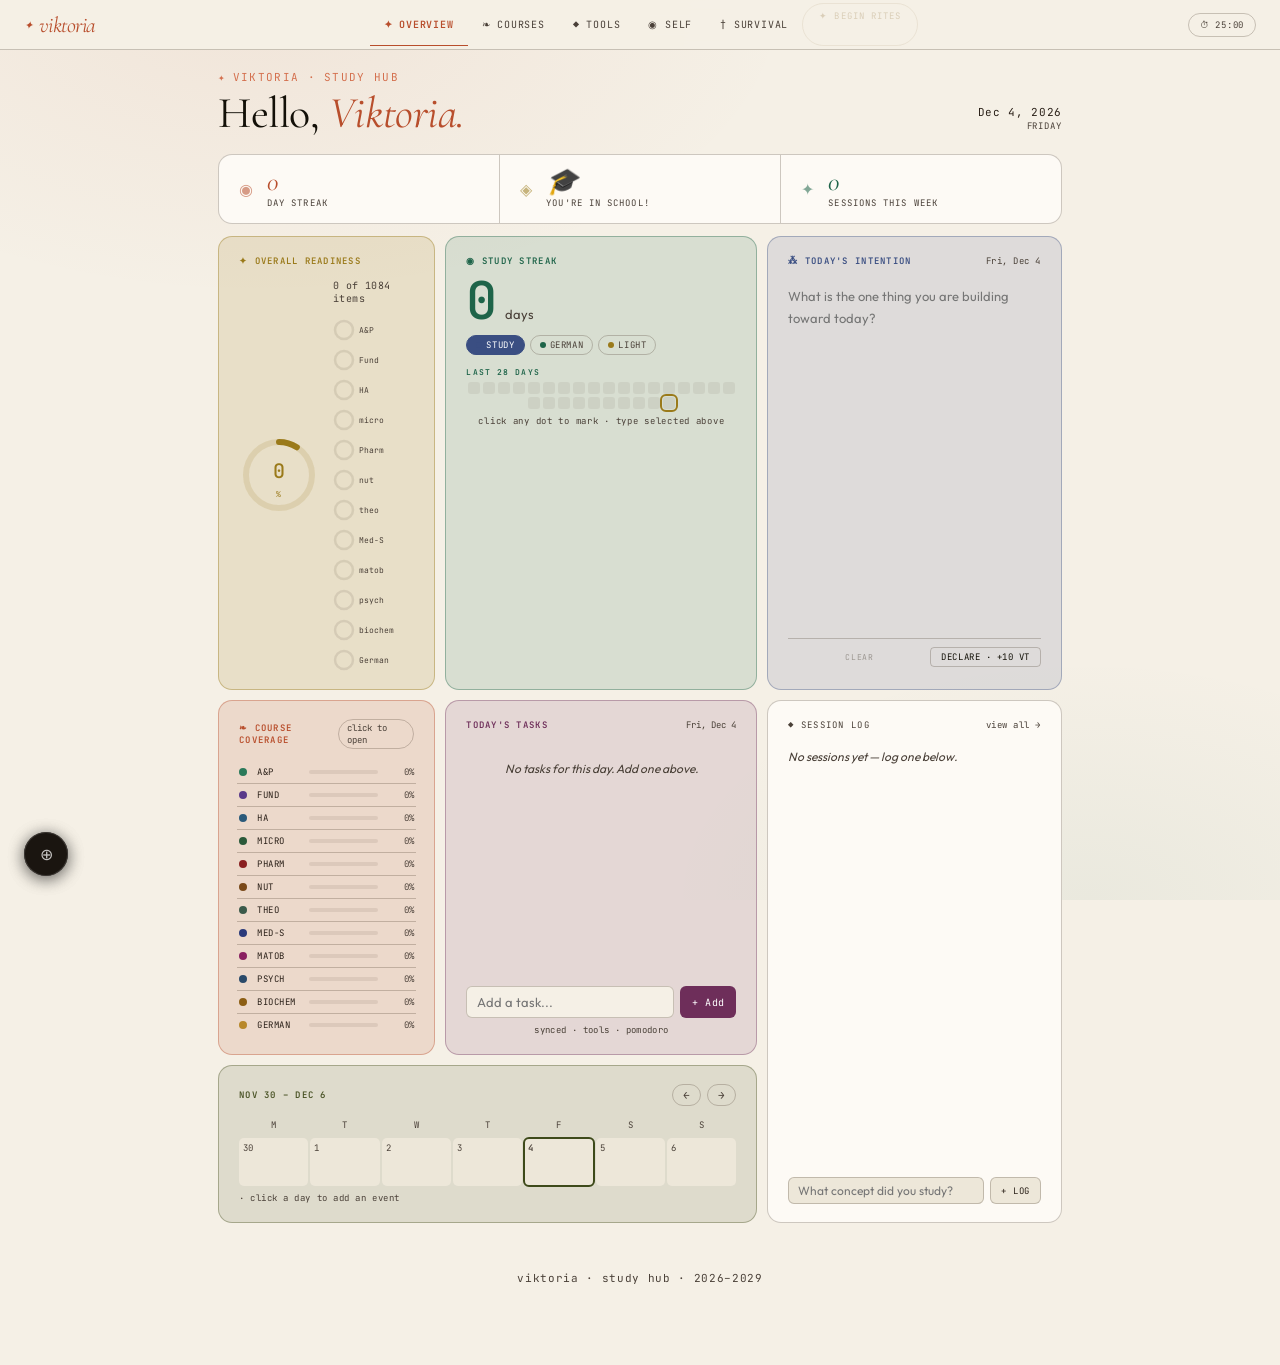
<file: index.html>
<!DOCTYPE html>
<html lang="en">
<head>
<meta charset="UTF-8">
<meta name="viewport" content="width=device-width, initial-scale=1.0">
<title>Viktoria — Study Hub</title>
<link href="https://fonts.googleapis.com/css2?family=Cormorant+Garamond:ital,wght@0,300;0,400;0,500;0,600;1,300;1,400;1,500&family=Outfit:wght@300;400;500;600&family=JetBrains+Mono:wght@300;400;500" rel="stylesheet">
<link rel="stylesheet" href="css/styles.css">
</head>
<body>
<div class="page-bg"></div>

<header id="hub-header">
  <div id="hub-logo" onclick="showHubTab('home')">
    <span id="hub-logo-star">✦</span> <em>viktoria</em>
  </div>
  <div id="hub-topnav-tabs">
    <button class="hub-nav-btn active" id="hnb-home"     onclick="showHubTab('home')">✦ Overview</button>
    <button class="hub-nav-btn"        id="hnb-coverage" onclick="showHubTab('coverage')">❧ Courses</button>
    <button class="hub-nav-btn"        id="hnb-tools"    onclick="showHubTab('tools')">◆ Tools</button>
    <button class="hub-nav-btn"        id="hnb-viktor"   onclick="showHubTab('viktor')">◉ Self</button>
    <button class="hub-nav-btn"        id="hnb-survival" onclick="showHubTab('survival')">† Survival</button>
  <button id="sess-begin-btn" onclick="openSessionOverlay()" class="sess-header-btn">✦ Begin Rites</button>
  <button id="sess-end-early-btn" onclick="endSessionEarly()" class="sess-header-btn sess-end-btn" style="display:none">✕ End Session</button>
  </div>
  <div id="hub-header-right">
    <button class="hub-pomo-header-btn" id="hub-pomo-mini" onclick="openPomoOverlay()" style="display:block">⏱ 25:00</button>
  </div>
</header>

<div class="container">
  <div id="app-container">
    <!-- Views are injected here by router.js via fetch() -->
  </div>
</div>

<!-- Global overlays: always present in DOM, not part of any view -->
<div id="focus-lock-banner">
  <span class="focus-lock-label">Focus lock —</span>
  <span class="focus-lock-time" id="fl-time">25:00</span>
  <span class="focus-lock-label" id="fl-task"></span>
  <button class="focus-lock-exit" onclick="exitFocusLock()" type="button">✕ exit lock</button>
</div>

<!-- Connection Lab FAB -->
<button id="conn-fab" onclick="toggleConnOverlay()" title="Connection Lab">⊕</button>
<div id="conn-overlay">
  <div class="conn-panel">
    <div class="conn-panel-head">
      <span class="conn-panel-title">Connection Lab</span>
      <button class="conn-panel-close" onclick="toggleConnOverlay()">✕ close</button>
    </div>
    <div class="conn-panel-sub">Map concepts across subjects. Every chain you write is a retrieval pathway.</div>

    <!-- Stats bar -->
    <div class="conn-stats-bar" id="conn-stats-bar">
      <div class="conn-stat-cell"><div class="conn-stat-val" id="cstat-total" style="color:rgba(255,255,255,.7)">0</div><div class="conn-stat-lbl">Chains</div></div>
      <div class="conn-stat-cell"><div class="conn-stat-val" id="cstat-starred" style="color:rgba(255,210,74,.8)">0</div><div class="conn-stat-lbl">Starred</div></div>
      <div class="conn-stat-cell"><div class="conn-stat-val" id="cstat-today" style="color:rgba(100,217,160,.8)">0</div><div class="conn-stat-lbl">Today</div></div>
      <div class="conn-stat-cell"><div class="conn-stat-val" id="cstat-pairs" style="color:rgba(140,165,255,.8)">0</div><div class="conn-stat-lbl">Subjects</div></div>
    </div>

    <!-- Add form -->
    <div class="conn-form-wrap">
      <div class="conn-form-row1">
        <div>
          <div class="conn-field-label">From Course</div>
          <select class="conn-sel" id="conn-from">
            <option value="">— from —</option>
            <option value="A&P">A&P</option>
            <option value="Fundamentals">Fundamentals</option>
            <option value="Nutrition">Nutrition</option>
            <option value="TFN">TFN</option>
            <option value="Health Assessment">Health Assess.</option>
            <option value="Pharmacology">Pharmacology</option>
            <option value="Med-Surg">Med-Surg</option>
            <option value="Microbiology">Microbiology</option>
            <option value="Maternal">Maternal</option>
            <option value="Psych">Psych</option>
            <option value="German">German</option>
          </select>
        </div>
        <div>
          <div class="conn-field-label">To Course</div>
          <select class="conn-sel" id="conn-to">
            <option value="">— to —</option>
            <option value="A&P">A&P</option>
            <option value="Fundamentals">Fundamentals</option>
            <option value="Nutrition">Nutrition</option>
            <option value="TFN">TFN</option>
            <option value="Health Assessment">Health Assess.</option>
            <option value="Pharmacology">Pharmacology</option>
            <option value="Med-Surg">Med-Surg</option>
            <option value="Microbiology">Microbiology</option>
            <option value="Maternal">Maternal</option>
            <option value="Psych">Psych</option>
            <option value="German">German</option>
          </select>
        </div>
        <div>
          <div class="conn-field-label">Link Type</div>
          <select class="conn-sel" id="conn-type">
            <option value="Mechanism">Mechanism</option>
            <option value="Drug Link">Drug Link</option>
            <option value="Clinical Sign">Clinical Sign</option>
            <option value="Priority">Priority</option>
            <option value="Vocab">Vocab</option>
            <option value="Warning">Warning</option>
          </select>
        </div>
      </div>
      <div class="conn-form-row2">
        <input class="conn-inp" id="conn-input" placeholder="e.g. Furosemide blocks NKCC2 → K⁺ lost → hypokalemia → hold digoxin" onkeydown="if(event.key==='Enter')connAddV2()">
        <button class="conn-add-btn" onclick="connAddV2()">Add →</button>
      </div>
    </div>

    <!-- Filter bar -->
    <div class="conn-filter-row" id="conn-filter-row">
      <button class="conn-filter-btn active" onclick="connSetFilter('all',this)">All</button>
      <button class="conn-filter-btn" onclick="connSetFilter('starred',this)">⭐ Starred</button>
      <button class="conn-filter-btn" onclick="connSetFilter('A&P',this)">A&P</button>
      <button class="conn-filter-btn" onclick="connSetFilter('Pharmacology',this)">Pharm</button>
      <button class="conn-filter-btn" onclick="connSetFilter('Med-Surg',this)">Med-Surg</button>
      <button class="conn-filter-btn" onclick="connSetFilter('Microbiology',this)">Micro</button>
      <button class="conn-filter-btn" onclick="connSetFilter('Maternal',this)">Maternal</button>
      <button class="conn-filter-btn" onclick="connSetFilter('Psych',this)">Psych</button>
    </div>

    <!-- Chain list -->
    <div class="conn-list-wrap" id="conn-list">
      <div class="conn-empty">No chains yet. Write your first connection above.</div>
    </div>
  </div>
</div>

<div id="pomo-overlay">
  <div class="pomo-focus-card">
    <button class="pomo-close-btn" onclick="closePomoOverlay()">✕ close</button>
    <div class="pomo-focus-title">Focus Timer</div>
    <div class="pomo-focus-task-row">
      <input class="pomo-focus-task-input" id="pomo-task-input" placeholder="What are you studying right now?">
    </div>
    <div class="pomo-focus-modes">
      <button class="pomo-focus-mode-btn active" data-mode="work" onclick="setFocusMode('work')">Focus 25m</button>
      <button class="pomo-focus-mode-btn mode-short" data-mode="short" onclick="setFocusMode('short')">Break 5m</button>
      <button class="pomo-focus-mode-btn mode-long" data-mode="long" onclick="setFocusMode('long')">Long 15m</button>
    </div>
    <div class="pomo-focus-ring">
      <svg width="180" height="180" viewBox="0 0 180 180">
        <circle class="pomo-focus-track" cx="90" cy="90" r="80"/>
        <circle class="pomo-focus-fill" id="pf-ring-fill" cx="90" cy="90" r="80" stroke-dasharray="502.65" stroke-dashoffset="0"/>
      </svg>
      <div class="pomo-focus-time-wrap">
        <div class="pomo-focus-time" id="pf-time">25:00</div>
        <div class="pomo-focus-mode-lbl" id="pf-mode-lbl">Focus session</div>
      </div>
    </div>
    <div class="pomo-focus-btns">
      <button class="pomo-focus-start" id="pf-start-btn" onclick="pfStart()">Start</button>
      <button class="pomo-focus-reset" onclick="pfReset()">Reset</button>
    </div>
    <div style="text-align:center;margin-top:8px">
      <button id="pf-lock-btn" onclick="toggleFocusLock()" style="font-family:var(--font-mono);font-size:9px;letter-spacing:.1em;text-transform:uppercase;padding:4px 12px;border:1px solid var(--border);background:transparent;color:var(--text-muted);cursor:pointer">lock session</button>
    </div>
    <div class="pomo-focus-sessions" id="pf-dots">
      <div class="pomo-focus-dot"></div><div class="pomo-focus-dot"></div>
      <div class="pomo-focus-dot"></div><div class="pomo-focus-dot"></div>
    </div>
    <div class="pomo-focus-session-log" id="pf-session-lbl">Session 0 of 4</div>
  </div>
</div>

<!-- ─── Course data ─────────────────────────────────────────────── -->
<script src="js/courses/ap.js"></script>
<script src="js/courses/nut.js"></script>
<script src="js/courses/theo.js"></script>
<script src="js/courses/fund.js"></script>
<script src="js/courses/ha.js"></script>
<script src="js/courses/micro.js"></script>
<script src="js/courses/pharm.js"></script>
<script src="js/courses/medsurg.js"></script>
<script src="js/courses/matob.js"></script>
<script src="js/courses/psych.js"></script>
<script src="js/courses/biochem.js"></script>
<script src="js/courses/de.js"></script>

<script>
// Assemble projects array from individual course constants.
// Defined here so core.js can reference it as a plain var (no re-declaration).
var projects = [
  COURSE_AP, COURSE_FUND, COURSE_HA, COURSE_MICRO, COURSE_PHARM, COURSE_NUT,
  COURSE_THEO, COURSE_MEDSURG, COURSE_MATOB, COURSE_PSYCH, COURSE_BIOCHEM, COURSE_DE
];
</script>

<!-- ─── App logic ──────────────────────────────────────────────── -->
<script src="js/core.js"></script>
<script src="js/economy.js"></script>
<script src="js/session.js"></script>
<script src="js/metronome.js"></script>
<script src="js/ui-session.js"></script>
<script src="js/router.js"></script>

<!-- ─── Session Flow Overlay ──────────────────────────────────── -->
<div id="session-overlay" class="session-overlay" aria-modal="true">

  <!-- STEP 0: DECLARATION -->
  <div class="session-step" id="sess-step-decl" style="display:none">
    <div class="sess-card">
      <div class="sess-eyebrow">Before you begin</div>

      <!-- Write state: no declaration yet today -->
      <div id="sess-decl-write" style="display:none">
        <div class="sess-title">Speak your intention</div>
        <div class="sess-sub">The Rites will bear witness to what you declare here.</div>
        <textarea class="sess-decl-area" id="sess-decl-input"
          placeholder="Today I will…"
          onkeydown="if(event.key==='Enter'&&event.ctrlKey)sessDeclarationSave()"></textarea>
        <div class="sess-decl-hint">Ctrl + Enter to save</div>
        <div class="sess-btn-row">
          <button class="sess-btn-primary" onclick="sessDeclarationSave()">Declare ✦</button>
          <button class="sess-btn-ghost" onclick="sessDeclarationSkip()">
            Skip <span class="sess-cost">−10 vt</span>
          </button>
        </div>
      </div>

      <!-- Confirm state: declaration already written today -->
      <div id="sess-decl-confirm" style="display:none; flex-direction:column; align-items:center; gap:20px">
        <div class="sess-title">You have spoken</div>
        <div class="sess-decl-echo" id="sess-decl-echo"></div>
        <button class="sess-btn-primary" onclick="sessStepNext()">Continue →</button>
      </div>
    </div>
  </div>

  <!-- STEP 1: DISCIPLE SELECTOR -->
  <div class="session-step" id="sess-step-disciples" style="display:none">
    <div class="sess-card sess-card-wide">
      <div class="sess-eyebrow">Choose your Disciples</div>
      <div class="sess-title">Who guides this session?</div>
      <div class="sess-sub">Tap once for Primary. Tap again for Secondary. Tap a third time to deselect.</div>

      <div class="sess-disciple-grid" id="sess-disciple-grid">
        <!-- populated by ui-session.js -->
      </div>

      <div class="sess-disciple-summary" id="sess-disciple-summary">No Primary selected</div>

      <div class="sess-disciple-legend">
        <span class="sess-legend-dot sess-legend-primary"></span><span>Primary</span>
        <span class="sess-legend-dot sess-legend-secondary"></span><span>Secondary</span>
      </div>

      <button class="sess-btn-primary" id="sess-disciple-confirm"
              onclick="sessStepNext()" disabled>
        Enter the Rites →
      </button>
    </div>
  </div>

  <!-- STEP 2: STRIKE (simplified — no timer selection) -->
  <div class="session-step" id="sess-step-strike" style="display:none">
    <div class="sess-card">
      <div class="sess-eyebrow">Strike the Metronome</div>
      <div class="sess-strike-glyph" id="sess-strike-glyph">◎</div>
      <div class="sess-strike-disciple" id="sess-strike-disciple"></div>

      <div class="sess-strike-tagline">Ready to begin?</div>

      <button class="sess-btn-strike" id="sess-strike-btn" onclick="sessStrike()">
        <span>✦</span> Strike
      </button>

      <button class="sess-btn-ghost" onclick="_showStep(1)" style="margin-top:8px;font-size:11px">
        ← Back
      </button>
    </div>
  </div>
</div>

<!-- ��── Session End Overlay ──────────────────────────────────────── -->
<div id="session-end-overlay" class="session-overlay" style="display:none" aria-modal="true">
  <div class="sess-card sess-card-end">
    <div class="sess-end-glyph">✦</div>
    <div class="sess-title" id="sess-end-title">The Metronome Falls Silent</div>
    <div class="sess-end-vt" id="sess-end-vt">+0 vt</div>
    <div class="sess-end-msg" id="sess-end-msg"></div>
    <button class="sess-btn-primary" onclick="sessEndClose()">Return</button>
  </div>
</div>
</body>
</html>
</file>
<file: css/styles.css>
:root{
  /* ── Base palette ─────────────────────────────────────────────── */
  --bg:#F5F0E6;--bg-card:#FDFAF5;--bg-card-hover:#F7F1E8;--bg-section:#EDE7D9;
  --text-primary:#1a1410;--text-secondary:#3d3028;--text-muted:#5a4e42;
  --border:rgba(80,66,50,.28);--border-strong:rgba(80,66,50,.50);
  --radius:10px;--radius-lg:14px;

  /* ── Ink scale ────────────────────────────────────────────────── */
  --ink:#131008;--ink-soft:#2a2018;--ink-muted:#4a4038;--ink-ghost:#7a6e62;
  --paper-warm:#ede7d9;--paper-deep:#e2dace;

  /* ── Full-saturation accents (actually visible now) ──────────── */
  --accent:#B84E2C;        --accent-soft:#D4704E;
  --gold:#9A7A1A;          --gold-soft:#C09A38;
  --teal:#1E6449;          --teal-soft:#3A8A6E;
  --blue:#3A4E82;          --blue-soft:#6070A8;
  --mauve:#6E2E5A;         --mauve-soft:#9A5882;
  --olive:#485224;         --olive-soft:#6E7A3A;

  /* ── Tinted backgrounds (12-16% — ACTUALLY SHOWS) ───────────── */
  --bg-accent:rgba(184,78,44,.14);     --bd-accent:rgba(184,78,44,.38);
  --bg-gold:rgba(154,122,26,.14);      --bd-gold:rgba(154,122,26,.40);
  --bg-teal:rgba(30,100,73,.13);       --bd-teal:rgba(30,100,73,.38);
  --bg-blue:rgba(58,78,130,.12);       --bd-blue:rgba(58,78,130,.36);
  --bg-mauve:rgba(110,46,90,.12);      --bd-mauve:rgba(110,46,90,.36);
  --bg-olive:rgba(72,82,36,.13);       --bd-olive:rgba(72,82,36,.38);

  /* ── Course identity colors ──────────────────────────────────── */
  --c-ap:#1E6449;   --c-ap-bg:rgba(30,100,73,.12);   --c-ap-bd:rgba(30,100,73,.38);
  --c-fund:#5a3a8a; --c-fund-bg:rgba(90,58,138,.12); --c-fund-bd:rgba(90,58,138,.36);
  --c-ha:#2a5a7a;   --c-ha-bg:rgba(42,90,122,.12);   --c-ha-bd:rgba(42,90,122,.36);
  --c-pharm:#7a2424;--c-pharm-bg:rgba(122,36,36,.12);--c-pharm-bd:rgba(122,36,36,.36);
  --c-medsurg:#2a3a7a;--c-medsurg-bg:rgba(42,58,122,.12);--c-medsurg-bd:rgba(42,58,122,.36);
  --c-de:#9A7A1A;   --c-de-bg:rgba(154,122,26,.12);  --c-de-bd:rgba(154,122,26,.38);
  --c-micro:#2A5A3A; --c-micro-bg:rgba(42,90,58,.12); --c-micro-bd:rgba(42,90,58,.36);
  --c-matob:#8A2060; --c-matob-bg:rgba(138,32,96,.12); --c-matob-bd:rgba(138,32,96,.36);
  --c-psych:#2A4A6A; --c-psych-bg:rgba(42,74,106,.12); --c-psych-bd:rgba(42,74,106,.36);
  --c-biochem:#8C5E14; --c-biochem-bg:rgba(140,94,20,.12); --c-biochem-bd:rgba(140,94,20,.36);
  --course-color:var(--accent);--course-color-bg:rgba(184,78,44,.10);

  /* ── Typography ──────────────────────────────────────────────── */
  --font-display:'Cormorant Garamond',Georgia,serif;
  --font-body:'Outfit',system-ui,sans-serif;
  --font-mono:'JetBrains Mono','Courier New',monospace;
}
*,*::before,*::after{box-sizing:border-box;margin:0;padding:0}
html{scroll-behavior:smooth}
body{font-family:var(--font-body);background:var(--bg);color:var(--text-primary);min-height:100vh;overflow-x:hidden}
.page-bg{position:fixed;inset:0;background:radial-gradient(ellipse 70% 55% at 20% 0%,rgba(184,78,44,.07) 0%,transparent 60%),radial-gradient(ellipse 55% 45% at 85% 100%,rgba(30,100,73,.05) 0%,transparent 60%),var(--bg);z-index:0}
.container{position:relative;z-index:1;max-width:900px;margin:0 auto;padding:20px 28px 80px}
.view{display:none}.view.active{display:block;animation:fadeUp .35s ease both}
.eyebrow{font-family:var(--font-mono);font-size:11px;letter-spacing:.12em;text-transform:uppercase;color:var(--accent-soft);margin-bottom:10px}
.page-header{margin-bottom:36px}
.page-header h1{font-family:var(--font-display);font-size:44px;font-weight:400;line-height:1.05;margin-bottom:10px;letter-spacing:-.01em;color:var(--ink)}
.page-header h1 em{font-style:italic;color:var(--accent)}
.page-header p{font-size:14px;color:var(--text-secondary);line-height:1.7}
.section-label{grid-column:1/-1;font-family:var(--font-mono);font-size:10px;letter-spacing:.12em;text-transform:uppercase;color:var(--text-muted);padding-bottom:8px;border-bottom:1px solid var(--border);margin-top:16px;margin-bottom:-2px}
.section-label:first-child{margin-top:0}
.cards-grid{display:grid;grid-template-columns:repeat(auto-fit,minmax(340px,1fr));gap:12px}
.project-card{background:var(--bg-card);border:1px solid var(--border);border-radius:var(--radius-lg);padding:20px 22px;cursor:pointer;transition:border-color .2s,transform .15s;animation:fadeUp .4s ease both}
.project-card:hover{border-color:var(--border-strong);transform:translateY(-2px)}
.card-top{display:flex;align-items:flex-start;gap:12px;margin-bottom:16px}
.card-icon{width:38px;height:38px;border-radius:10px;display:flex;align-items:center;justify-content:center;font-size:15px;flex-shrink:0;font-family:var(--font-mono);font-weight:600;box-shadow:0 0 0 2px rgba(0,0,0,.06)}
.card-meta{flex:1}
.card-title{font-size:15px;font-weight:500;color:var(--text-primary);margin-bottom:3px}
.card-desc{font-size:12px;color:var(--text-secondary);line-height:1.5}
.card-arrow{font-family:var(--font-mono);font-size:13px;color:var(--text-muted)}
.card-progress-track{height:3px;background:rgba(107,94,74,.12);border-radius:99px;overflow:hidden;margin-bottom:8px}
.card-progress-fill{height:100%;border-radius:99px;transition:width .4s cubic-bezier(.4,0,.2,1);background:var(--course-color,var(--accent))}
.card-stats{display:flex;justify-content:space-between;font-family:var(--font-mono);font-size:11px;color:var(--text-muted);letter-spacing:.04em}
.back-btn{display:inline-flex;align-items:center;gap:6px;font-family:var(--font-mono);font-size:11px;color:var(--text-muted);background:none;border:1px solid var(--border);border-radius:99px;padding:5px 12px;cursor:pointer;letter-spacing:.05em;transition:all .15s;margin-bottom:28px}
.back-btn:hover{border-color:var(--border-strong);color:var(--text-secondary);background:var(--bg-section)}
.proj-header{margin-bottom:28px;padding-bottom:20px;border-bottom:2px solid var(--course-color,var(--border));position:relative;}
.proj-header-eyebrow{font-family:var(--font-mono);font-size:9px;letter-spacing:.22em;text-transform:uppercase;color:var(--course-color,var(--ink-muted));margin-bottom:10px;font-weight:600;}
.proj-header h2{font-family:var(--font-display);font-size:30px;font-weight:400;font-style:italic;margin-bottom:14px;letter-spacing:-.01em}
.proj-header h2 em{font-style:normal;color:var(--accent)}
.progress-track{height:5px;background:rgba(107,94,74,.10);border-radius:99px;overflow:hidden}
.progress-fill-bar{height:100%;border-radius:99px;transition:width .4s cubic-bezier(.4,0,.2,1);background:var(--course-color,var(--accent))}
.progress-meta{display:flex;justify-content:space-between;align-items:center;margin-top:6px}
.progress-label{font-family:var(--font-mono);font-size:11px;color:var(--text-muted);letter-spacing:.04em}
.reset-btn{font-family:var(--font-mono);font-size:11px;color:var(--text-muted);background:none;border:1px solid var(--border);border-radius:99px;padding:4px 12px;cursor:pointer;transition:all .15s}
.reset-btn:hover{border-color:var(--border-strong);color:var(--text-secondary);background:var(--bg-section)}
.cl-section{background:var(--bg-card);border:1px solid var(--border);border-left:3px solid var(--course-color,var(--border-strong));border-radius:var(--radius-lg);margin-bottom:8px;overflow:hidden;transition:border-color .2s,border-left-color .2s}
.cl-section:hover{border-color:var(--border-strong);border-left-color:var(--course-color,var(--border-strong))}.cl-section.open-section{border-left-width:4px;border-left-color:var(--course-color,var(--border-strong));}
.cl-section-header{display:flex;align-items:center;gap:12px;padding:14px 18px;cursor:pointer;user-select:none;transition:background .15s}
.cl-section-header:hover{background:color-mix(in srgb, var(--course-color,var(--teal)) 5%, var(--bg-card-hover))}
.cl-section-num{font-family:var(--font-mono);font-size:11px;color:var(--course-color,var(--text-muted));min-width:22px;letter-spacing:.06em;font-weight:600;opacity:.8}
.cl-section-title{font-size:14px;font-weight:500;color:var(--text-primary);flex:1;display:flex;align-items:center;gap:8px;flex-wrap:wrap}
.tag{font-family:var(--font-mono);font-size:10px;padding:2px 7px;border-radius:99px;letter-spacing:.04em;font-weight:500}
.cl-badge{font-family:var(--font-mono);font-size:11px;color:var(--text-muted);background:var(--bg-section);border:1px solid var(--border);padding:2px 8px;border-radius:99px;white-space:nowrap;letter-spacing:.04em}
.chevron{color:var(--text-muted);font-size:10px;transition:transform .25s cubic-bezier(.4,0,.2,1);flex-shrink:0}
.chevron.open{transform:rotate(90deg)}
.cl-section-body{display:none;padding:0 18px 18px}
.cl-section-body.open{display:block}
.cl-section.open-section .cl-section-header{background:color-mix(in srgb, var(--course-color,var(--teal)) 6%, var(--bg-card));}
.layer{margin-top:14px}
.layer-label{font-family:var(--font-mono);font-size:10px;font-weight:500;letter-spacing:.1em;text-transform:uppercase;margin-bottom:8px;display:flex;align-items:center;gap:8px;color:var(--course-color,var(--text-muted))}
.layer-label::before{content:'';width:6px;height:6px;border-radius:50%;background:var(--course-color,var(--text-muted));flex-shrink:0;opacity:.7;}
.layer-line{flex:1;height:1px;opacity:.25;background:var(--course-color,currentColor)}
.cl-item{display:flex;align-items:flex-start;gap:10px;padding:5px 0}
.cl-item input[type=checkbox]{appearance:none;-webkit-appearance:none;width:15px;height:15px;border:1.5px solid var(--border-strong);border-radius:4px;background:var(--bg);cursor:pointer;flex-shrink:0;margin-top:3px;transition:all .15s;position:relative}
.cl-item input[type=checkbox]:checked{background:var(--course-color,var(--text-primary));border-color:var(--course-color,var(--text-primary))}
.cl-item input[type=checkbox]:checked::after{content:'';position:absolute;left:3px;top:1px;width:5px;height:8px;border:2px solid white;border-top:none;border-left:none;transform:rotate(45deg)}
.cl-item label{font-size:13px;color:var(--text-primary);cursor:pointer;line-height:1.6;transition:color .2s;flex:1}
.cl-item label.done{color:var(--text-muted);text-decoration:line-through;text-decoration-color:var(--text-muted)}
.cl-item label.done .cl-detail{color:var(--text-muted)}
.cl-label-head{display:flex;align-items:center;gap:6px;line-height:1.5}
.cl-label-head-text{flex:1}
.cl-expand-btn{flex-shrink:0;width:16px;height:16px;display:inline-flex;align-items:center;justify-content:center;border-radius:3px;background:var(--border);color:var(--text-muted);font-size:9px;transition:all .15s;cursor:pointer;user-select:none;line-height:1}
.cl-expand-btn:hover{background:var(--course-color,var(--text-muted));color:#fff}
.cl-expand-btn.open{background:var(--course-color,var(--text-muted));color:#fff;transform:rotate(90deg)}
.cl-detail{font-size:12px;color:var(--text-muted);line-height:1.6;margin-top:5px;padding:7px 10px;background:var(--bg-subtle,rgba(0,0,0,.03));border-left:2px solid var(--course-color,var(--border-strong));border-radius:0 4px 4px 0;display:none}
.cl-detail.open{display:block}
.cl-divider{height:1px;background:var(--border);margin:6px 0 0}
.pv-wrap{font-family:var(--font-body),sans-serif;color:var(--ink)}
.pv-slideshow-bar{display:flex;align-items:center;gap:12px;margin-top:.75rem;margin-bottom:.75rem;flex-wrap:wrap}
.pv-slide-btn{font-family:var(--font-mono);font-size:10px;letter-spacing:.1em;text-transform:uppercase;color:var(--ink-muted);border:1px solid var(--border-strong);background:transparent;padding:5px 12px;cursor:pointer;transition:all .15s}
.pv-slide-btn:hover{background:var(--paper-deep);color:var(--ink)}
.pv-slide-btn.playing{color:var(--teal);border-color:var(--teal-soft)}
.pv-slide-counter{font-size:10px;color:var(--ink-ghost);letter-spacing:.1em;margin-left:auto}
.pv-progress-wrap{height:2px;background:var(--border);overflow:hidden}
.pv-progress-fill{height:100%;background:var(--accent);transition:width .3s ease}
.pv-nav{display:flex;gap:0;border-bottom:1px solid var(--border);overflow-x:auto;scrollbar-width:none;margin-bottom:2.5rem;margin-top:1.5rem;justify-content:center}
.pv-nav::-webkit-scrollbar{display:none}
.pv-nav-tab{font-family:var(--font-mono);font-size:10px;letter-spacing:.12em;text-transform:uppercase;color:var(--ink-ghost);padding:10px 16px;border:none;background:transparent;cursor:pointer;border-bottom:2px solid transparent;transition:all .2s;white-space:nowrap;position:relative;top:1px}
.pv-nav-tab:hover{color:var(--ink-muted)}
.pv-nav-tab.active{color:var(--ink);border-bottom-color:var(--accent);font-weight:600}
.pv-panel{display:none}.pv-panel.active{display:block;animation:fadeIn .35s ease}
.pv-section-title{font-family:var(--font-body),sans-serif;font-size:22px;font-weight:400;color:var(--ink);margin-bottom:.25rem;letter-spacing:-.01em}.pv-section-title em{font-style:normal;color:var(--accent)}
.pv-section-sub{font-family:var(--font-body),sans-serif;font-size:13px;color:var(--ink-muted);margin-bottom:2rem;letter-spacing:.02em}
.pv-card{background:var(--paper-warm);border:1px solid var(--border);border-radius:2px;padding:1.5rem;margin-bottom:1rem;position:relative}
.pv-card::before{content:'';position:absolute;top:0;left:0;width:3px;height:100%;border-radius:2px 0 0 2px;background:transparent}
.pv-card.red::before{background:var(--accent)}.pv-card.gold::before{background:var(--gold)}.pv-card.teal::before{background:var(--teal)}.pv-card.ghost::before{background:var(--ink-ghost)}
.pv-card-label{font-size:9px;letter-spacing:.2em;text-transform:uppercase;color:var(--ink-muted);margin-bottom:.75rem;font-weight:500}
.pv-card-title{font-family:var(--font-body),sans-serif;font-size:16px;font-weight:600;color:var(--ink);margin-bottom:.75rem;line-height:1.2}
.pv-card-body{font-family:var(--font-body),sans-serif;font-size:13px;color:var(--ink-soft);line-height:1.8}
.pv-card-body strong{color:var(--ink);font-weight:400}
.pv-alert{display:flex;align-items:flex-start;gap:14px;padding:16px 20px;margin-bottom:1.5rem;border-radius:3px;font-size:12px;line-height:1.75;letter-spacing:.01em;font-weight:500;border:1px solid transparent;position:relative;overflow:hidden}
.pv-alert::before{font-size:18px;line-height:1.2;flex-shrink:0}
.pv-alert.red{background:var(--bg-accent);border-color:var(--bd-accent);color:var(--accent)}
.pv-alert.red::before{content:'⚑'}
.pv-alert.gold{background:var(--bg-gold);border-color:var(--bd-gold);color:var(--gold)}
.pv-alert.gold::before{content:'◆'}
.pv-alert.teal{background:var(--bg-teal);border-color:var(--bd-teal);color:var(--teal)}
.pv-alert.teal::before{content:'◎'}
.pv-alert.ink{background:rgba(26,23,20,.06);border-color:var(--border-strong);color:var(--ink-muted)}
.pv-alert.ink::before{content:'◈'}
.pv-metrics{display:grid;grid-template-columns:repeat(3,1fr);gap:1px;background:var(--border);border:1px solid var(--border);margin-bottom:1rem}
.pv-metric{background:var(--paper-warm);padding:1.25rem}
.pv-metric-label{font-size:9px;letter-spacing:.18em;text-transform:uppercase;color:var(--ink-ghost);margin-bottom:6px}
.pv-metric-val{font-family:var(--font-body),sans-serif;font-size:28px;font-weight:400;color:var(--ink);line-height:1}
.pv-metric-val.danger{color:var(--accent)}
.pv-metric-sub{font-size:10px;color:var(--ink-ghost);margin-top:4px}
.pv-entry{display:flex;gap:1.5rem;padding:1rem 0;border-bottom:1px solid var(--border);align-items:flex-start}
.pv-entry:last-child{border-bottom:none}
.pv-entry-num{font-family:var(--font-body),sans-serif;font-size:18px;font-weight:300;color:var(--ink-ghost);min-width:20px;padding-top:1px;flex-shrink:0}
.pv-entry-num.red{color:var(--accent-soft)}.pv-entry-num.gold{color:var(--gold-soft)}.pv-entry-num.teal{color:var(--teal-soft)}
.pv-entry-main{font-family:var(--font-body),sans-serif;font-size:13px;color:var(--ink);line-height:1.5;letter-spacing:.01em}
.pv-entry-note{font-family:var(--font-body),sans-serif;font-size:11px;color:var(--ink-muted);margin-top:4px;line-height:1.6}
.pv-badge{display:inline-block;font-size:9px;letter-spacing:.12em;text-transform:uppercase;padding:3px 8px;border:1px solid;margin:2px 3px 2px 0}
.pv-badge.red{color:var(--accent);border-color:var(--accent-soft);background:rgba(139,58,42,.04)}
.pv-badge.teal{color:var(--teal);border-color:var(--teal-soft);background:rgba(42,90,84,.04)}
.pv-badge.gold{color:var(--gold);border-color:var(--gold-soft);background:rgba(154,124,58,.04)}
.pv-badge.ghost{color:var(--ink-muted);border-color:var(--border-strong);background:transparent}
.pv-timeline{position:relative;padding-left:2rem}
.pv-timeline::before{content:'';position:absolute;left:6px;top:8px;bottom:8px;width:1px;background:var(--border-strong)}
.pv-tblock{position:relative;padding:0 0 1.5rem 1.5rem}
.pv-tblock::before{content:'';position:absolute;left:-1.5rem;top:7px;width:8px;height:8px;border-radius:50%;background:var(--bg);border:1.5px solid var(--ink-ghost)}
.pv-tblock.primary::before{border-color:var(--accent);background:var(--accent)}
.pv-tblock.secondary::before{border-color:var(--teal);background:var(--teal)}
.pv-tblock.tertiary::before{border-color:var(--gold);background:var(--gold)}
.pv-tblock-tag{font-size:9px;letter-spacing:.15em;text-transform:uppercase;color:var(--ink-ghost);margin-bottom:4px}
.pv-tblock-title{font-family:var(--font-body),sans-serif;font-size:17px;font-weight:500;color:var(--ink);margin-bottom:4px}
.pv-tblock-body{font-size:11px;color:var(--ink-muted);line-height:1.7}
.pv-month-grid{display:grid;grid-template-columns:repeat(5,1fr);gap:1px;background:var(--border);border:1px solid var(--border);margin-bottom:1rem}
.pv-month-cell{background:var(--paper-warm);padding:1rem .75rem}
.pv-month-num{font-family:var(--font-body),sans-serif;font-size:28px;font-weight:300;color:var(--ink-ghost);line-height:1;margin-bottom:6px}
.pv-month-focus{font-size:10px;color:var(--ink-muted);line-height:1.6}
.pv-two-col{display:grid;grid-template-columns:1fr 1fr;gap:1rem;margin-bottom:1rem}
.pv-lockbox{border:1px solid var(--border-strong);padding:1.25rem 1.5rem;margin-top:1rem;background:var(--paper-deep);position:relative}
.pv-lockbox::before{content:'';position:absolute;top:-8px;left:16px;font-size:9px;letter-spacing:.15em;text-transform:uppercase;color:var(--ink-ghost);background:var(--paper-deep);padding:0 6px}
.pv-lockbox-body{font-size:12px;color:var(--ink-soft);line-height:1.8}
.pv-lockbox-body strong{color:var(--ink);font-weight:500;font-style:normal}
.pv-divider{border:none;border-top:1px solid var(--border);margin:1.25rem 0}
.pv-obsidian-note{background:#1e1e2e;border:1px solid rgba(255,255,255,.08);border-radius:4px;padding:1.5rem;margin-bottom:1rem;font-family:var(--font-mono)}
.pv-obsidian-comment{color:#6272a4;font-size:11px;line-height:1.8}
.pv-obsidian-text{color:#f8f8f2;font-size:11px;line-height:1.8}
.pv-obsidian-link{color:#8be9fd;font-size:11px}
.pv-checklist-wrap{padding-top:8px}
.tool-tabs{display:flex;gap:6px;flex-wrap:wrap;margin-bottom:1.5rem}
.tool-tabs::-webkit-scrollbar{display:none}
.tool-tab{font-family:var(--font-mono);font-size:10px;letter-spacing:.08em;text-transform:uppercase;padding:5px 14px;border:1px solid var(--border);border-radius:99px;background:transparent;color:var(--ink-muted);cursor:pointer;transition:all .15s;white-space:nowrap}
.tool-tab:hover{background:var(--paper-deep);color:var(--ink-soft);border-color:var(--border-strong)}
.tool-tab.active{background:var(--ink);color:var(--paper-warm);border-color:var(--ink);letter-spacing:.05em}
.tool-panel{display:none}.tool-panel.active{display:block;animation:fadeUp .25s ease both}
.tb-block{display:grid;grid-template-columns:52px 1fr;gap:0;margin-bottom:6px;border-radius:var(--radius);overflow:hidden;border:1px solid var(--border);transition:border-color .2s;align-items:stretch}
.tb-block:hover{border-color:var(--border-strong)}
.tb-block.study{border-color:rgba(58,90,138,.25)}
.tb-block.german{border-color:rgba(42,90,84,.25)}
.tb-block.read{border-color:rgba(154,124,58,.25)}
.tb-block.rest{border-color:var(--border)}
.tb-label-col{display:flex;flex-direction:column;align-items:center;justify-content:center;gap:4px;padding:14px 4px;min-height:100%}
.tb-block.study .tb-label-col{background:rgba(58,90,138,.08)}
.tb-block.german .tb-label-col{background:rgba(42,90,84,.08)}
.tb-block.read .tb-label-col{background:rgba(154,124,58,.08)}
.tb-block.rest .tb-label-col{background:rgba(107,94,74,.05)}
.tb-emoji{font-size:18px;line-height:1;display:block}
.tb-label{font-family:var(--font-mono);font-size:8px;letter-spacing:.06em;text-transform:uppercase;text-align:center}
.tb-block.study .tb-label{color:#3a5a8a}
.tb-block.german .tb-label{color:var(--teal)}
.tb-block.read .tb-label{color:var(--gold)}
.tb-block.rest .tb-label{color:var(--ink-muted)}
.tb-content{padding:12px 16px;background:var(--bg-card);display:flex;flex-direction:column;justify-content:center}
.tb-title{font-size:13px;font-weight:500;color:var(--ink);margin-bottom:2px}
.tb-note{font-size:11px;color:var(--ink-muted);line-height:1.5}
.int-level{display:flex;gap:14px;padding:14px;margin-bottom:8px;border-radius:2px}
.int-0{background:rgba(42,90,84,.06)}.int-1{background:rgba(58,90,138,.06)}.int-2{background:rgba(154,124,58,.08)}.int-3{background:rgba(139,58,42,.06)}
.int-num{font-family:var(--font-body),sans-serif;font-size:24px;font-weight:300;min-width:28px;flex-shrink:0}
.int-0 .int-num{color:var(--teal)}.int-1 .int-num{color:#3a5a8a}.int-2 .int-num{color:var(--gold)}.int-3 .int-num{color:var(--accent)}
.int-title{font-size:13px;font-weight:500;margin-bottom:4px}
.int-0 .int-title{color:var(--teal)}.int-1 .int-title{color:#3a5a8a}.int-2 .int-title{color:var(--gold)}.int-3 .int-title{color:var(--accent)}
.int-body{font-size:11px;color:var(--ink-muted);line-height:1.6}
.trap-row{display:flex;gap:10px;padding:9px 0;border-bottom:1px solid var(--border);align-items:flex-start}
.trap-row:last-child{border-bottom:none}
.trap-pill{font-size:9px;padding:2px 8px;border-radius:99px;flex-shrink:0;letter-spacing:.08em;text-transform:uppercase;margin-top:2px}
.trap-bad{background:rgba(139,58,42,.08);color:var(--accent)}
.trap-fix{background:rgba(42,90,84,.08);color:var(--teal)}
.trap-main{font-size:12px;color:var(--ink);margin-bottom:3px}
.trap-note{font-size:11px;color:var(--ink-muted);line-height:1.5}
/* ─── SURVIVAL TAB IDENTITY SYSTEM ──────────────────────────────────── */
.sg-tab-header{padding:20px 24px;border-radius:4px;margin-bottom:1.5rem;border:1px solid var(--tab-border,var(--border));background:var(--tab-bg,var(--paper-warm));position:relative;overflow:hidden}
.sg-tab-header::after{content:attr(data-glyph);position:absolute;right:20px;top:50%;transform:translateY(-50%);font-size:52px;opacity:.07;line-height:1;pointer-events:none}
.sg-tab-eyebrow{font-family:var(--font-mono);font-size:9px;letter-spacing:.22em;text-transform:uppercase;color:var(--tab-color,var(--ink-muted));margin-bottom:8px;font-weight:500}
.sg-tab-title{font-size:21px;font-weight:500;color:var(--ink);margin-bottom:4px;letter-spacing:-.01em}
.sg-tab-sub{font-size:12px;color:var(--ink-muted);line-height:1.65}
.sg-gold{--tab-color:var(--gold);--tab-bg:var(--bg-gold);--tab-border:var(--bd-gold)}
.sg-ink{--tab-color:var(--ink-soft);--tab-bg:rgba(26,23,20,.07);--tab-border:var(--border-strong)}
.sg-teal{--tab-color:var(--teal);--tab-bg:var(--bg-teal);--tab-border:var(--bd-teal)}
.sg-slate{--tab-color:#3a5a8a;--tab-bg:var(--bg-blue);--tab-border:var(--bd-blue)}
.sg-red{--tab-color:var(--accent);--tab-bg:var(--bg-accent);--tab-border:var(--bd-accent)}
.sg-warm{--tab-color:var(--gold-soft);--tab-bg:var(--bg-gold);--tab-border:var(--bd-gold)}

/* Archetype personality cards */
.archetype-grid{display:grid;grid-template-columns:1fr 1fr;gap:10px;margin-bottom:1rem}
@media(max-width:600px){.archetype-grid{grid-template-columns:1fr}}
.archetype-card{border:1px solid;border-radius:4px;padding:1rem 1.1rem;position:relative;overflow:hidden;transition:transform .15s}
.archetype-card:hover{transform:translateY(-1px)}
.archetype-card::before{content:'';position:absolute;top:0;left:0;right:0;height:3px}
.archetype-roman{font-size:28px;font-weight:300;line-height:1;margin-bottom:6px;opacity:.6}
.archetype-tag{font-family:var(--font-mono);font-size:8px;letter-spacing:.18em;text-transform:uppercase;margin-bottom:6px;font-weight:500}
.archetype-name{font-size:14px;font-weight:500;margin-bottom:6px;line-height:1.2}
.archetype-strategy{font-size:11px;line-height:1.65;opacity:.85}
.arch-danger{background:rgba(139,58,42,.06);border-color:rgba(139,58,42,.18)}.arch-danger::before{background:var(--accent)}.arch-danger .archetype-tag,.arch-danger .archetype-roman{color:var(--accent)}.arch-danger .archetype-name{color:var(--accent)}
.arch-useful{background:rgba(154,124,58,.06);border-color:rgba(154,124,58,.18)}.arch-useful::before{background:var(--gold)}.arch-useful .archetype-tag,.arch-useful .archetype-roman{color:var(--gold)}.arch-useful .archetype-name{color:var(--gold)}
.arch-neutral{background:rgba(107,94,74,.04);border-color:var(--border)}.arch-neutral::before{background:var(--ink-ghost)}.arch-neutral .archetype-tag,.arch-neutral .archetype-roman{color:var(--ink-muted)}.arch-neutral .archetype-name{color:var(--ink)}
.arch-rare{background:rgba(42,90,84,.06);border-color:rgba(42,90,84,.18)}.arch-rare::before{background:var(--teal)}.arch-rare .archetype-tag,.arch-rare .archetype-roman{color:var(--teal)}.arch-rare .archetype-name{color:var(--teal)}

/* NCLEX step rows */
.nclex-steps{border:1px solid var(--border);border-radius:4px;overflow:hidden;margin-bottom:1rem}
.nclex-step{display:flex;align-items:flex-start;gap:16px;padding:14px 18px;border-bottom:1px solid var(--border);background:var(--paper-warm)}
.nclex-step:last-child{border-bottom:none}
.nclex-num{font-size:30px;font-weight:300;color:var(--accent);min-width:36px;text-align:right;flex-shrink:0;line-height:1.1}
.nclex-action{font-size:13px;font-weight:500;color:var(--ink);margin-bottom:3px}
.nclex-note{font-size:11px;color:var(--ink-muted);line-height:1.5}

/* Career roadmap */
.sg-roadmap{position:relative;padding-left:28px;margin-bottom:1rem}
.sg-roadmap::before{content:'';position:absolute;left:7px;top:8px;bottom:8px;width:2px;background:linear-gradient(to bottom,var(--teal),var(--gold))}
.sg-milestone{position:relative;padding:0 0 22px 20px}
.sg-milestone:last-child{padding-bottom:0}
.sg-milestone::before{content:'';position:absolute;left:-21px;top:6px;width:10px;height:10px;border-radius:50%;background:var(--bg);border:2px solid var(--teal)}
.sg-milestone-tag{font-family:var(--font-mono);font-size:9px;letter-spacing:.14em;text-transform:uppercase;color:var(--teal);margin-bottom:3px}
.sg-milestone-title{font-size:13px;font-weight:500;color:var(--ink);margin-bottom:3px}
.sg-milestone-body{font-size:11px;color:var(--ink-muted);line-height:1.65}

/* Mental health soft cards */
.mh-panel{background:var(--paper-deep);border-radius:10px;padding:22px;margin-top:0}
.mh-card{background:rgba(253,248,240,.9);border:1px solid rgba(201,168,90,.15);border-radius:10px;padding:1.5rem;margin-bottom:.75rem;position:relative;overflow:hidden}
.mh-card::before{content:'';position:absolute;left:0;top:0;bottom:0;width:3px;background:var(--gold-soft);border-radius:3px 0 0 3px}
.mh-card-label{font-size:9px;letter-spacing:.18em;text-transform:uppercase;color:var(--gold);margin-bottom:.75rem;font-weight:500}
.mh-card-body{font-size:13px;color:var(--ink-soft);line-height:1.85}
/* Tired vs Burnout diagnostic cards */
.mh-diag{display:flex;flex-direction:column;gap:10px;margin-bottom:1rem}
.mh-diag-card{border-radius:8px;padding:16px 18px;position:relative;overflow:hidden}
.mh-diag-card::before{content:'';position:absolute;left:0;top:0;bottom:0;width:3px}
.mh-diag-card.tired{background:rgba(154,124,58,.07);border:1px solid rgba(154,124,58,.2)}
.mh-diag-card.tired::before{background:var(--gold-soft)}
.mh-diag-card.burnout{background:rgba(107,94,74,.06);border:1px solid rgba(107,94,74,.18)}
.mh-diag-card.burnout::before{background:var(--ink-ghost)}
.mh-diag-header{display:flex;align-items:center;gap:10px;margin-bottom:8px}
.mh-diag-label{font-family:var(--font-mono);font-size:9px;letter-spacing:.18em;text-transform:uppercase;font-weight:500}
.mh-diag-card.tired .mh-diag-label{color:var(--gold)}
.mh-diag-card.burnout .mh-diag-label{color:var(--ink-muted)}
.mh-diag-intervention{font-family:var(--font-mono);font-size:9px;letter-spacing:.1em;color:var(--teal);background:rgba(42,90,84,.08);border:1px solid rgba(42,90,84,.15);padding:2px 8px;border-radius:99px;margin-left:auto;white-space:nowrap}
.mh-diag-list{font-size:12px;line-height:1.9;color:var(--ink-soft);padding-left:12px}
.mh-diag-list li{margin-bottom:2px;list-style:none;display:flex;align-items:flex-start;gap:7px}
.mh-diag-list li::before{content:'·';flex-shrink:0;color:var(--ink-ghost);margin-top:1px}
/* Crisis box */
.crisis-box{background:rgba(253,248,240,.95);border:1px solid rgba(201,168,90,.22);border-radius:10px;padding:1.5rem;margin-top:.75rem;position:relative;overflow:hidden}
.crisis-box::before{content:'';position:absolute;left:0;top:0;bottom:0;width:3px;background:var(--gold-soft);border-radius:3px 0 0 3px}
.crisis-label{font-family:var(--font-mono);font-size:9px;letter-spacing:.18em;text-transform:uppercase;color:var(--gold);margin-bottom:1rem;font-weight:500}
.crisis-line{font-size:13px;color:var(--ink-soft);line-height:2.2;font-family:var(--font-mono);display:flex;align-items:center;gap:10px}
.crisis-line::before{content:'';width:4px;height:4px;border-radius:50%;background:var(--gold-soft);flex-shrink:0}

.week-day-event{font-size:8px;color:#3e4a1a;background:rgba(80,90,40,.14);border-radius:2px;padding:1px 3px;margin-bottom:1px;display:flex;align-items:center;gap:2px;line-height:1.4}
.week-day-event .ev-text{overflow:hidden;text-overflow:ellipsis;white-space:nowrap;flex:1}
.week-day-event .ev-del{cursor:pointer;opacity:.5;flex-shrink:0;font-size:7px;line-height:1;padding:0 1px;transition:opacity .1s}
.week-day-event .ev-del:hover{opacity:1}
.week-day-event.teal{background:rgba(42,90,84,.12);color:var(--teal)}
.week-day-event.gold{background:rgba(154,124,58,.12);color:var(--gold)}
.footer{margin-top:48px;text-align:center;font-family:var(--font-mono);font-size:11px;color:var(--text-muted);letter-spacing:.06em}
@keyframes fadeUp{from{opacity:0;transform:translateY(10px)}to{opacity:1;transform:translateY(0)}}
@keyframes fadeIn{from{opacity:0;transform:translateY(5px)}to{opacity:1;transform:translateY(0)}}
.project-card:nth-child(2){animation-delay:.05s}.project-card:nth-child(3){animation-delay:.1s}.project-card:nth-child(4){animation-delay:.15s}

/* ─── HUB TOP NAV ──────────────────────────────────────────────────── */
#hub-topnav{display:none}
/* hub-nav-btn styles defined in v20 nav rail section below */


/* ─── OVERVIEW WIDGETS ─────────────────────────────────────────────── */
.ov-card{background:var(--bg-card);border:1px solid var(--border);border-radius:var(--radius-lg);padding:20px 22px}
.ov-card-label{font-family:var(--font-mono);font-size:10px;letter-spacing:.12em;text-transform:uppercase;color:var(--text-muted);margin-bottom:12px}
.ov-total-bar-track{height:6px;background:rgba(107,94,74,.12);border-radius:99px;overflow:hidden;margin-bottom:6px}
.ov-total-bar-fill{height:100%;border-radius:99px;background:linear-gradient(90deg,var(--accent),var(--gold));transition:width .6s cubic-bezier(.4,0,.2,1)}
.ov-total-meta{display:flex;justify-content:space-between;font-family:var(--font-mono);font-size:11px;color:var(--text-muted)}

/* ─── DONUT CHARTS ──────────────────────────────────────────────────── */
.donuts-row{display:flex;gap:20px;flex-wrap:wrap;align-items:center;justify-content:center}
.donut-item{display:flex;flex-direction:column;align-items:center;gap:4px;min-width:70px;cursor:pointer}
.donut-item:hover svg{opacity:.8}
.donut-label{font-family:var(--font-mono);font-size:9px;letter-spacing:.1em;text-transform:uppercase;color:var(--text-muted);text-align:center}
.donut-pct{font-family:var(--font-mono);font-size:11px;color:var(--text-secondary);text-align:center}

/* ─── STREAK TRACKER ────────────────────────────────────────────────── */
.streak-header{display:flex;align-items:baseline;gap:10px;margin-bottom:10px;justify-content:center}
.streak-count{font-family:var(--font-body),sans-serif;font-size:32px;font-weight:400;color:var(--accent);line-height:1}
.streak-label{font-size:12px;color:var(--text-secondary)}
.streak-grid{display:flex;gap:3px;flex-wrap:wrap;justify-content:center}
.streak-dot{width:12px;height:12px;border-radius:3px;background:rgba(107,94,74,.10);cursor:pointer;transition:background .2s;flex-shrink:0}
.streak-dot.done{background:rgba(139,58,42,.35)}
.streak-dot.done.recent{background:rgba(139,58,42,.65)}
.streak-dot.done.today-dot{background:var(--accent);box-shadow:0 0 0 2px var(--bg),0 0 0 3px var(--accent)}
.streak-dot.today{outline:2px solid var(--gold);outline-offset:1px}
.streak-legend{margin-top:7px;font-family:var(--font-mono);font-size:9px;color:var(--text-muted);letter-spacing:.08em;text-align:center}

/* ─── CALENDAR ──────────────────────────────────────────────────────── */
.cal-todo-grid{display:grid;grid-template-columns:1fr 1fr;gap:16px}
.week-cal{background:var(--bg-card);border:1px solid var(--border);border-radius:var(--radius-lg);padding:20px 22px}
.week-cal-header{display:flex;justify-content:space-between;align-items:center;margin-bottom:12px}
.week-cal-title{font-family:var(--font-mono);font-size:10px;letter-spacing:.12em;text-transform:uppercase;color:var(--text-muted)}
.week-nav-btn{font-family:var(--font-mono);font-size:11px;color:var(--text-muted);background:none;border:1px solid var(--border);border-radius:99px;padding:3px 10px;cursor:pointer;transition:all .15s}
.week-nav-btn:hover{border-color:var(--border-strong);color:var(--text-secondary)}
.week-days-header{display:grid;grid-template-columns:repeat(7,1fr);gap:2px;margin-bottom:4px}
.week-day-name{font-family:var(--font-mono);font-size:9px;letter-spacing:.06em;text-transform:uppercase;color:var(--text-muted);text-align:center;padding:3px 0}
.week-days{display:grid;grid-template-columns:repeat(7,1fr);gap:2px}
.week-day-cell{min-height:48px;background:var(--bg-section);border-radius:5px;padding:4px;cursor:pointer;transition:background .15s;position:relative}
.week-day-cell:hover{background:var(--bg-card-hover)}
.week-day-cell.today{outline:2px solid #3e4a1a;outline-offset:-1px}
.week-day-num{font-family:var(--font-mono);font-size:9px;color:var(--text-muted);margin-bottom:2px}
.week-day-event.teal2{background:rgba(42,90,84,.12);color:var(--teal)}
.week-add-form{display:none;position:absolute;top:calc(100% + 4px);left:0;z-index:50;background:var(--bg-card);border:1px solid var(--border-strong);border-radius:var(--radius);padding:10px;min-width:160px;box-shadow:0 4px 16px rgba(0,0,0,.1)}
.week-add-form.open{display:block}
.week-add-input{width:100%;font-family:var(--font-body),sans-serif;font-size:12px;border:1px solid var(--border);background:var(--bg);border-radius:5px;padding:5px 8px;margin-bottom:6px;color:var(--text-primary);outline:none}
.week-add-input:focus{border-color:var(--border-strong)}
.week-add-type{display:flex;gap:4px;margin-bottom:6px}
.week-type-btn{font-family:var(--font-mono);font-size:9px;padding:2px 7px;border:1px solid var(--border);border-radius:99px;background:transparent;cursor:pointer;letter-spacing:.04em;color:var(--text-muted)}
.week-type-btn.active{background:var(--bg-section);border-color:var(--border-strong);color:var(--text-secondary)}
.week-add-btns{display:flex;gap:4px}
.week-add-save{font-family:var(--font-mono);font-size:9px;padding:4px 10px;background:var(--accent);color:white;border:none;border-radius:99px;cursor:pointer}
.week-add-cancel{font-family:var(--font-mono);font-size:9px;padding:4px 10px;border:1px solid var(--border);background:transparent;color:var(--text-muted);border-radius:99px;cursor:pointer}
.week-shared-form{display:none;margin-top:10px;padding:12px 14px;background:var(--bg-section);border-radius:var(--radius);border:1px solid var(--border)}
.week-shared-form.open{display:block;animation:fadeIn .15s ease}
.week-shared-form-title{font-family:var(--font-mono);font-size:9px;color:var(--text-muted);letter-spacing:.08em;text-transform:uppercase;margin-bottom:8px}
.week-day-cell.selected{outline:2px solid var(--gold);outline-offset:-1px}

/* ─── TODAY'S TASKS ─────────────────────────────────────────────────── */
.todo-panel{background:var(--bg-card);border:1px solid var(--border);border-radius:var(--radius-lg);padding:20px 22px}
.todo-header{display:flex;justify-content:space-between;align-items:center;margin-bottom:12px}
.todo-title{font-family:var(--font-mono);font-size:10px;letter-spacing:.12em;text-transform:uppercase;color:var(--text-muted)}
.todo-date{font-family:var(--font-mono);font-size:9px;color:var(--text-muted)}
.todo-add-row{display:flex;gap:6px;margin-bottom:10px}
.todo-input{flex:1;font-family:var(--font-body),sans-serif;font-size:13px;border:1px solid var(--border);background:var(--bg);border-radius:6px;padding:7px 10px;color:var(--text-primary);outline:none;transition:border-color .15s}
.todo-input:focus{border-color:var(--border-strong)}
.todo-add-btn{font-family:var(--font-mono);font-size:10px;padding:7px 12px;background:var(--accent);color:white;border:none;border-radius:6px;cursor:pointer;letter-spacing:.04em;transition:opacity .15s;white-space:nowrap}
.todo-add-btn:hover{opacity:.85}
.todo-list{list-style:none;display:flex;flex-direction:column;gap:4px;max-height:240px;overflow-y:auto}
.todo-item{display:flex;align-items:flex-start;gap:8px;padding:6px 8px;border-radius:6px;background:var(--bg-section)}
.todo-item:hover .todo-del{opacity:1}
.todo-cb{appearance:none;-webkit-appearance:none;width:14px;height:14px;border:1.5px solid var(--border-strong);border-radius:3px;background:var(--bg);cursor:pointer;flex-shrink:0;margin-top:2px;transition:all .15s;position:relative}
.todo-cb:checked{background:var(--accent);border-color:var(--accent)}
.todo-cb:checked::after{content:'';position:absolute;left:3px;top:1px;width:4px;height:7px;border:1.5px solid white;border-top:none;border-left:none;transform:rotate(45deg)}
.todo-text{font-size:13px;color:var(--text-primary);line-height:1.4;flex:1;transition:all .2s}
.todo-text.done{color:var(--text-muted);text-decoration:line-through}
.todo-del{font-size:10px;color:var(--text-muted);background:none;border:none;cursor:pointer;opacity:0;transition:opacity .15s;flex-shrink:0;padding:0 2px}
.todo-empty{font-size:12px;color:var(--text-muted);text-align:center;padding:20px 0;font-style:italic;list-style:none}

/* ─── POMODORO ──────────────────────────────────────────────────────── */
.pomo-wrap{background:var(--bg-card);border:1px solid var(--border);border-radius:var(--radius-lg);padding:28px 24px;text-align:center;max-width:320px;margin:0 auto}
.pomo-mode-tabs{display:flex;gap:4px;justify-content:center;margin-bottom:20px}
.pomo-mode-btn{font-family:var(--font-mono);font-size:9px;letter-spacing:.1em;text-transform:uppercase;padding:4px 12px;border:1px solid var(--border);background:transparent;color:var(--text-muted);cursor:pointer;border-radius:99px;transition:all .15s}
.pomo-mode-btn.active{background:var(--bg-section);color:var(--text-secondary);border-color:var(--border-strong)}
.pomo-ring{width:160px;height:160px;margin:0 auto 16px;position:relative}
.pomo-ring svg{transform:rotate(-90deg)}
.pomo-ring-track{stroke:rgba(107,94,74,.12);fill:none;stroke-width:6}
.pomo-ring-fill{stroke:var(--accent);fill:none;stroke-width:6;stroke-linecap:round;transition:stroke-dashoffset .5s linear}
.pomo-time-overlay{position:absolute;inset:0;display:flex;flex-direction:column;align-items:center;justify-content:center;gap:3px}
.pomo-display{font-family:var(--font-body),sans-serif;font-size:44px;font-weight:300;color:var(--ink);line-height:1;letter-spacing:-.03em}
.pomo-phase-lbl{font-family:var(--font-mono);font-size:9px;color:var(--text-muted);letter-spacing:.1em;text-transform:uppercase}
.pomo-controls{display:flex;gap:8px;justify-content:center;margin-bottom:12px}
.pomo-btn{font-family:var(--font-mono);font-size:10px;letter-spacing:.1em;text-transform:uppercase;padding:8px 20px;border:1px solid var(--border-strong);background:transparent;color:var(--text-secondary);cursor:pointer;border-radius:99px;transition:all .15s}
.pomo-btn:hover{background:var(--bg-section)}
.pomo-btn.pomo-start{background:var(--accent);color:white;border-color:var(--accent)}
.pomo-btn.pomo-start:hover{opacity:.9}
.pomo-sessions-lbl{font-family:var(--font-mono);font-size:11px;color:var(--text-muted);letter-spacing:.04em;margin-bottom:8px}
.pomo-dots{display:flex;gap:6px;justify-content:center}
.pomo-dot{width:8px;height:8px;border-radius:50%;background:rgba(107,94,74,.18);transition:background .3s}
.pomo-dot.done{background:var(--accent)}

/* ─── RESOURCES ─────────────────────────────────────────────────────── */
.res-section{margin-bottom:22px}
.res-section-label{font-family:var(--font-mono);font-size:10px;letter-spacing:.12em;text-transform:uppercase;color:var(--text-muted);padding-bottom:8px;border-bottom:1px solid var(--border);margin-bottom:10px}
.res-card{background:var(--bg-card);border:1px solid var(--border);border-radius:var(--radius);padding:14px 16px;margin-bottom:6px;display:flex;align-items:flex-start;gap:12px;transition:border-color .15s}
.res-card:hover{border-color:var(--border-strong)}
.res-icon{font-size:16px;flex-shrink:0;margin-top:1px}
.res-meta{flex:1;min-width:0}
.res-name{font-size:14px;font-weight:500;color:var(--text-primary);margin-bottom:2px}
.res-url{font-family:var(--font-mono);font-size:10px;color:var(--text-muted);margin-bottom:4px;overflow:hidden;text-overflow:ellipsis;white-space:nowrap}
.res-body{font-size:12px;color:var(--text-secondary);line-height:1.6;margin-bottom:6px}
.res-note-toggle{font-family:var(--font-mono);font-size:9px;color:var(--text-muted);background:none;border:none;cursor:pointer;padding:0;letter-spacing:.04em;text-decoration:underline;text-underline-offset:2px}
.res-note-area{display:none;margin-top:8px}
.res-note-area.open{display:block}
.res-textarea{width:100%;font-family:var(--font-body),sans-serif;font-size:12px;border:1px solid var(--border);background:var(--bg);border-radius:6px;padding:8px 10px;color:var(--text-primary);outline:none;resize:vertical;min-height:60px}
.res-textarea:focus{border-color:var(--border-strong)}
.res-link-btn{font-family:var(--font-mono);font-size:9px;padding:4px 10px;border:1px solid var(--border);border-radius:99px;color:var(--text-muted);background:transparent;cursor:pointer;text-decoration:none;display:inline-flex;align-items:center;gap:3px;transition:all .15s;flex-shrink:0;white-space:nowrap}
.res-link-btn:hover{border-color:var(--border-strong);color:var(--text-secondary)}
.res-add-btn{display:flex;align-items:center;gap:8px;font-family:var(--font-mono);font-size:10px;letter-spacing:.08em;text-transform:uppercase;color:var(--text-muted);background:var(--bg-card);border:1px dashed var(--border-strong);border-radius:var(--radius);padding:12px 16px;cursor:pointer;transition:all .15s;width:100%;margin-top:6px}
.res-add-btn:hover{color:var(--text-secondary)}
.res-add-form{background:var(--bg-card);border:1px solid var(--border-strong);border-radius:var(--radius);padding:16px;margin-top:6px;display:none}
.res-add-form.open{display:block}
.res-form-row{display:flex;gap:8px;margin-bottom:8px;flex-wrap:wrap}
.res-form-input{flex:1;min-width:120px;font-family:var(--font-body),sans-serif;font-size:13px;border:1px solid var(--border);background:var(--bg);border-radius:6px;padding:7px 10px;color:var(--text-primary);outline:none}
.res-form-input:focus{border-color:var(--border-strong)}
.res-form-save{font-family:var(--font-mono);font-size:10px;padding:7px 14px;background:var(--accent);color:white;border:none;border-radius:6px;cursor:pointer;letter-spacing:.04em}
.res-form-cancel{font-family:var(--font-mono);font-size:10px;padding:7px 14px;border:1px solid var(--border);background:transparent;color:var(--text-muted);border-radius:6px;cursor:pointer}

/* ─── STRENGTH ACCORDION ────────────────────────────────────────────── */
.strength-list{display:flex;flex-direction:column;gap:6px;margin-top:8px}
.strength-item{border:1px solid var(--border);border-radius:var(--radius);overflow:hidden;transition:border-color .2s}
.strength-item:hover{border-color:var(--border-strong)}
.strength-header{display:flex;align-items:center;gap:10px;padding:10px 14px;cursor:pointer;background:var(--bg-section);transition:background .15s;user-select:none}
.strength-header:hover{background:var(--bg-card-hover)}
.strength-icon{font-size:13px;flex-shrink:0}
.strength-name{font-size:13px;font-weight:500;color:var(--text-primary);flex:1}
.strength-chev{font-family:var(--font-mono);font-size:11px;color:var(--text-muted);transition:transform .25s}
.strength-chev.open{transform:rotate(90deg)}
.strength-body{display:none;padding:12px 14px 14px;background:var(--bg-card);border-top:1px solid var(--border)}
.strength-body.open{display:block}
.strength-body p{font-size:13px;color:var(--text-secondary);line-height:1.75;margin-bottom:8px}
.strength-body p:last-child{margin-bottom:0}

/* ─── COVERAGE CARDS (tab view) ─────────────────────────────────────── */
/* .cov-card base retired v41 — see v41 COURSES REDESIGN block */
.cov-donut-wrap{position:relative;flex-shrink:0}
.cov-donut-pct{position:absolute;inset:0;display:flex;align-items:center;justify-content:center;font-family:var(--font-mono);font-size:10px;color:var(--text-secondary)}
.cov-title{font-size:15px;font-weight:500;color:var(--text-primary);margin-bottom:3px}
.cov-desc{font-size:12px;color:var(--text-secondary);line-height:1.5}
.cov-arrow{font-family:var(--font-mono);font-size:13px;color:var(--text-muted);margin-left:auto}.cov-title em{font-style:normal}.cov-desc em{font-style:normal}

/* ─── VIKTOR TAB ARROWS ─────────────────────────────────────────────── */
.pv-tab-controls{display:flex;align-items:flex-end;gap:12px;margin-bottom:16px}
.pv-tab-controls .pv-nav{justify-content:center;margin-top:0;margin-bottom:0;flex:1}
.pv-tab-arrow{font-family:var(--font-mono);font-size:18px;color:var(--text-muted);background:var(--bg-section);border:1px solid var(--border);border-radius:6px;padding:6px 14px;cursor:pointer;flex-shrink:0;transition:all .15s;line-height:1}
.pv-tab-arrow:hover{color:var(--text-secondary);border-color:var(--border-strong);background:var(--bg-card-hover)}

/* ─── COURSE INTRO ──────────────────────────────────────────────────── */
.course-intro{background:var(--bg-card);border:1px solid var(--border);border-radius:var(--radius-lg);padding:20px 22px;margin-bottom:20px}
.course-intro-eyebrow{font-family:var(--font-mono);font-size:10px;letter-spacing:.12em;text-transform:uppercase;color:var(--text-muted);margin-bottom:8px}
.course-intro-title{font-family:var(--font-body),sans-serif;font-size:22px;font-weight:600;color:var(--text-primary);margin-bottom:10px}
.course-intro-body{font-size:13px;color:var(--text-secondary);line-height:1.8;margin-bottom:14px}
.course-intro-pills{display:flex;gap:6px;flex-wrap:wrap}
.ci-pill{font-family:var(--font-mono);font-size:10px;padding:3px 10px;border-radius:99px;border:1px solid var(--border);color:var(--text-muted);background:var(--bg-section)}

/* ─── MISC SECTION DIVIDER ──────────────────────────────────────────── */
.tools-section-lbl{font-family:var(--font-mono);font-size:10px;letter-spacing:.12em;text-transform:uppercase;color:var(--text-muted);padding-bottom:8px;border-bottom:1px solid var(--border);margin-bottom:14px;margin-top:24px;grid-column:1/-1}
.tools-section-lbl:first-child{margin-top:0}

/* ─── SPACING FIXES (v36) ────────────────────────────────────────────── */
/* Self view: panel sits flush to tab underline — add breathing room */
#view-viktor .pv-panel.active { padding-top: 16px; }
/* Self view: tab nav bottom gap tighter now that we added margin-bottom:16px */
#view-viktor .pv-tab-controls { margin-bottom: 12px; }
/* Self view: page header shouldn't add extra padding on top of tab gap */
#view-viktor .self-section-header { padding-bottom: 12px; }
/* Tools view: daily strip bottom gap before section label */
.tools-daily-strip { margin-bottom: 0; }
/* Courses view: heatmap tighter — already has card below it */
.heatmap-wrap { margin-bottom: 16px; }
/* Survival guide: panel breathing after back button */
#sg-detail-area > .pv-panel.active { padding-top: 0; }
/* Project view: proj-intro gets natural gap below hero, proj-sections needs none above */
#proj-sections { margin-top: 0; }
/* Back-btn in sub-views: consistent 20px below */
#view-studysystem .back-btn,
#view-timeblock .back-btn,
#view-lowenergy .back-btn,
#view-resources .back-btn,
#view-returnDemo .back-btn,
#view-weeklySynth .back-btn,
#view-chain .back-btn { margin-bottom: 20px; }
/* Chain view: hero body flush below hero */
#view-chain .chain-body { margin-top: 0; }
/* Research/Clinicals hero: no extra top gap when panel active in survival */
#sg-2 .cl2-hero,
#sg-2 .cl2-wrap,
#sg-3 .rs2-hero { margin-top: 0; }
/* Coverage cards container: gap above first card after heatmap */
/* #cov-cards gap retired v41 — .cov-grid handles layout */
/* Dashboard: bento grid top gap from header */
.ov-bento { margin-top: 4px; }


/* ─── VIKTOR MASTHEAD ───────────────────────────────────────────────── */
.pv-masthead{background:linear-gradient(135deg,rgba(184,78,44,.10) 0%,rgba(154,122,26,.08) 100%);border:1px solid rgba(184,78,44,.22);border-radius:6px;padding:28px 28px 24px;margin-bottom:1.75rem;position:relative;overflow:hidden}
.pv-masthead::after{content:'Viktoria';position:absolute;right:-10px;bottom:-16px;font-family:var(--font-display);font-size:90px;font-weight:600;font-style:italic;color:var(--accent);opacity:.06;line-height:1;pointer-events:none;user-select:none}
.pv-masthead-eyebrow{font-family:var(--font-mono);font-size:9px;letter-spacing:.22em;text-transform:uppercase;color:var(--accent-soft);margin-bottom:10px}
.pv-masthead-name{font-family:var(--font-display);font-size:46px;font-weight:400;font-style:italic;color:var(--ink);line-height:1;margin-bottom:8px;letter-spacing:-.01em}
.pv-masthead-name em{font-style:normal;color:var(--accent)}
.pv-masthead-sub{font-size:13px;color:var(--ink-muted);line-height:1.7;max-width:420px}
.pv-masthead-tags{display:flex;gap:6px;flex-wrap:wrap;margin-top:16px}
.pv-masthead-tag{font-family:var(--font-mono);font-size:9px;letter-spacing:.12em;text-transform:uppercase;padding:3px 10px;border:1px solid rgba(184,78,44,.28);border-radius:99px;color:var(--accent-soft)}

/* ─── COMMANDMENT ROW (Critical Rules) ─────────────────────────────── */
.cmd-list{display:flex;flex-direction:column;gap:0}
.cmd-row{display:flex;gap:0;align-items:stretch;border-bottom:1px solid var(--border);padding:0;transition:background .15s}
.cmd-row:last-child{border-bottom:none}
.cmd-row:hover{background:rgba(139,58,42,.03)}
.cmd-num{font-family:var(--font-body),sans-serif;font-size:52px;font-weight:700;color:var(--accent);opacity:.18;min-width:72px;text-align:center;line-height:1;padding:18px 0 14px;flex-shrink:0;display:flex;align-items:center;justify-content:center}
.cmd-body{padding:18px 0 14px 4px;flex:1}
.cmd-main{font-size:14px;font-weight:500;color:var(--ink);margin-bottom:5px;line-height:1.4}
.cmd-note{font-size:12px;color:var(--ink-muted);line-height:1.7}

/* ─── FLOW PIPELINE ─────────────────────────────────────────────────── */
.flow-pipe{display:flex;align-items:center;gap:0;margin-bottom:1.5rem;justify-content:center;flex-wrap:nowrap}
.flow-pipe::-webkit-scrollbar{display:none}
.flow-node{background:var(--paper-warm);border:1px solid var(--border);border-radius:4px;padding:16px 24px;flex-shrink:0;text-align:center;width:110px;display:flex;flex-direction:column;align-items:center;justify-content:center;gap:6px}
.flow-node-letter{font-family:var(--font-body),sans-serif;font-size:26px;font-weight:300;color:var(--accent);line-height:1}
.flow-node-label{font-family:var(--font-mono);font-size:9px;letter-spacing:.12em;text-transform:uppercase;color:var(--ink-muted);line-height:1}
.flow-node.teal{border-color:rgba(42,90,84,.3);background:rgba(42,90,84,.05)}.flow-node.teal .flow-node-letter{color:var(--teal)}
.flow-node.gold{border-color:rgba(154,124,58,.3);background:rgba(154,124,58,.05)}.flow-node.gold .flow-node-letter{color:var(--gold)}
.flow-arrow{font-size:14px;color:var(--ink-ghost);padding:0 10px;flex-shrink:0;display:flex;align-items:center;line-height:1}

/* ─── FEAR CARDS ────────────────────────────────────────────────────── */
.fear-grid{display:grid;grid-template-columns:1fr 1fr;gap:10px;margin-bottom:1rem}
@media(max-width:600px){.fear-grid{grid-template-columns:1fr}}
.fear-card{background:var(--paper-warm);border:1px solid var(--border);border-radius:4px;padding:1.1rem 1.2rem;position:relative;overflow:hidden}
.fear-card::before{content:'';position:absolute;left:0;top:0;bottom:0;width:3px;background:var(--accent)}
.fear-card.resolved::before{background:var(--teal)}
.fear-num{font-family:var(--font-mono);font-size:9px;letter-spacing:.18em;text-transform:uppercase;color:var(--accent);margin-bottom:6px}
.fear-card.resolved .fear-num{color:var(--teal)}
.fear-name{font-size:13px;font-weight:500;color:var(--ink);margin-bottom:6px;line-height:1.3}
.fear-reframe{font-size:11px;color:var(--ink-muted);line-height:1.7}

/* ─── LANGUAGE PANEL ────────────────────────────────────────────────── */
.lang-card{border:1px solid var(--border);border-radius:4px;padding:1.2rem;margin-bottom:.75rem;position:relative;overflow:hidden}
.lang-card::after{content:attr(data-lang);position:absolute;right:12px;top:50%;transform:translateY(-50%);font-family:var(--font-body),sans-serif;font-size:48px;font-weight:700;color:var(--ink);opacity:.05;pointer-events:none}
.lang-card.de{border-color:var(--bd-gold);background:var(--bg-gold)}
.lang-card.fr{border-color:var(--bd-blue);background:var(--bg-blue)}
.lang-flag-strip{display:flex;gap:0;height:3px;margin-bottom:12px;border-radius:99px;overflow:hidden;width:40px}
.lang-flag-strip span{flex:1;height:100%}
.lang-target{font-family:var(--font-mono);font-size:9px;letter-spacing:.16em;text-transform:uppercase;margin-bottom:6px;font-weight:500}
.lang-card.de .lang-target{color:var(--gold)}
.lang-card.fr .lang-target{color:#3a5a8a}
.lang-name{font-size:15px;font-weight:500;color:var(--ink);margin-bottom:6px}
.lang-body{font-size:12px;color:var(--ink-muted);line-height:1.75}

/* ─── CAREER TIMELINE REDESIGN ──────────────────────────────────────── */
.career-timeline{margin-bottom:1.5rem}
.career-phase{background:var(--bg-card);border:1px solid var(--border);border-radius:8px;margin-bottom:10px;overflow:hidden;transition:border-color .2s}
.career-phase:hover{border-color:var(--border-strong)}
.career-phase-header{display:flex;align-items:flex-start;gap:12px;padding:16px 20px}
.career-phase-badge{font-family:var(--font-mono);font-size:9px;letter-spacing:.14em;text-transform:uppercase;padding:4px 11px;border-radius:99px;border:1px solid;white-space:nowrap;flex-shrink:0;margin-top:2px}
.career-phase-badge.now{color:var(--teal);border-color:rgba(42,90,84,.3);background:rgba(42,90,84,.06)}
.career-phase-badge.mid{color:var(--gold);border-color:rgba(154,124,58,.3);background:rgba(154,124,58,.06)}
.career-phase-badge.after{color:#3a5a8a;border-color:rgba(58,90,138,.3);background:rgba(58,90,138,.06)}
.career-phase-badge.final{color:var(--accent);border-color:rgba(139,58,42,.3);background:rgba(139,58,42,.06)}
.career-phase-title{font-size:14px;font-weight:500;color:var(--ink);flex:1;line-height:1.5;padding-top:1px}
.career-phase-body{padding:0 20px 4px 20px;display:flex;flex-direction:column;gap:0;border-top:1px solid var(--border)}
.career-phase-item{display:flex;flex-direction:column;font-size:12px;color:var(--ink-muted);line-height:1.7;padding:10px 0;border-bottom:1px solid var(--border)}
.career-phase-item::before{display:none}
.career-item-label{font-size:12px;font-weight:600;color:var(--ink);line-height:1.4;margin-bottom:2px}
.career-item-detail{font-size:11px;color:var(--ink-muted);line-height:1.65}
.career-phase-item strong{color:var(--ink);font-weight:500;font-size:12px;display:block;margin-bottom:2px}
.career-dest{background:linear-gradient(135deg,rgba(42,90,84,.08) 0%,rgba(154,124,58,.06) 100%);border:1px solid rgba(42,90,84,.2);border-radius:6px;padding:16px 20px;margin-bottom:1rem;text-align:center}
.career-dest-lbl{font-family:var(--font-mono);font-size:9px;letter-spacing:.18em;text-transform:uppercase;color:var(--teal);margin-bottom:6px}
.career-dest-title{font-size:18px;font-weight:500;color:var(--ink);margin-bottom:4px}
.career-dest-sub{font-size:12px;color:var(--ink-muted)}

/* ─── COURSE INFO PANEL ─────────────────────────────────────────────── */
.ci-panel{margin-bottom:24px}
.ci-banner{display:flex;align-items:flex-start;gap:20px;padding:22px 24px;border-radius:6px;margin-bottom:14px;position:relative;overflow:hidden}
.ci-banner::after{position:absolute;right:20px;top:50%;transform:translateY(-50%);font-size:64px;opacity:.06;line-height:1;pointer-events:none;font-family:var(--font-body),sans-serif;font-weight:700}
.ci-banner.fund{background:linear-gradient(135deg,rgba(90,58,138,.08),rgba(90,58,138,.03));border:1px solid rgba(90,58,138,.18)}
.ci-banner.fund::after{content:'∴';color:#5A3A8A}
.ci-banner.ap{background:linear-gradient(135deg,rgba(42,122,90,.08),rgba(42,122,90,.03));border:1px solid rgba(42,122,90,.18)}
.ci-banner.ap::after{content:'◎';color:#2A7A5A}
.ci-banner.ha{background:linear-gradient(135deg,rgba(42,90,122,.08),rgba(42,90,122,.03));border:1px solid rgba(42,90,122,.18)}
.ci-banner.ha::after{content:'⊕';color:#2A5A7A}
.ci-banner.pharm{background:linear-gradient(135deg,rgba(139,32,32,.08),rgba(139,32,32,.03));border:1px solid rgba(139,32,32,.18)}
.ci-banner.pharm::after{content:'Rx';color:#8A2020}
.ci-banner.medsurg{background:linear-gradient(135deg,rgba(42,58,122,.08),rgba(42,58,122,.03));border:1px solid rgba(42,58,122,.18)}
.ci-banner.medsurg::after{content:'⊞';color:#2A3A7A}
.ci-banner.de{background:linear-gradient(135deg,rgba(154,124,58,.08),rgba(154,124,58,.03));border:1px solid rgba(154,124,58,.18)}
.ci-banner.de::after{content:'DE';color:#9a7c3a}
.ci-banner.biochem{background:linear-gradient(135deg,rgba(140,94,20,.08),rgba(140,94,20,.03));border:1px solid rgba(140,94,20,.18)}
.ci-banner.biochem::after{content:'⬡';color:#8C5E14}
.ci-banner-icon{font-size:36px;flex-shrink:0;margin-top:2px}
.ci-banner-eyebrow{font-family:var(--font-mono);font-size:9px;letter-spacing:.2em;text-transform:uppercase;color:var(--text-muted);margin-bottom:6px}
.ci-banner-title{font-family:var(--font-body),sans-serif;font-size:22px;font-weight:600;color:var(--text-primary);margin-bottom:4px}
.ci-banner-sub{font-size:12px;color:var(--text-secondary);line-height:1.6}
.ci-stats{display:grid;grid-template-columns:repeat(4,1fr);gap:1px;background:var(--border);border:1px solid var(--border);border-radius:4px;overflow:hidden;margin-bottom:14px}
@media(max-width:600px){.ci-stats{grid-template-columns:repeat(2,1fr)}}
.ci-stat{background:var(--bg-card);padding:14px 16px}
.ci-stat-val{font-family:var(--font-body),sans-serif;font-size:22px;font-weight:500;color:var(--text-primary);line-height:1;margin-bottom:4px}
.ci-stat-label{font-family:var(--font-mono);font-size:9px;letter-spacing:.12em;text-transform:uppercase;color:var(--text-muted)}
.ci-body{font-size:13px;color:var(--text-secondary);line-height:1.8;margin-bottom:14px;padding:0 2px}
.ci-sections{display:grid;grid-template-columns:1fr 1fr;gap:10px;margin-bottom:14px}
@media(max-width:600px){.ci-sections{grid-template-columns:1fr}}
.ci-section-card{background:var(--bg-card);border:1px solid var(--border);border-radius:6px;padding:12px 14px}
.ci-section-label{font-family:var(--font-mono);font-size:9px;letter-spacing:.14em;text-transform:uppercase;color:var(--text-muted);margin-bottom:8px}
.ci-section-body{font-size:12px;color:var(--text-secondary);line-height:1.7}
.ci-section-body ul{padding-left:14px;margin:0}
.ci-section-body li{margin-bottom:3px}
.ci-divider{border:none;border-top:1px solid var(--border);margin:18px 0 20px}

/* ─── CI TAB (Clinical Instructor) ─────────────────────────────────── */
.ci-grade-block{background:rgba(139,58,42,.06);border:1px solid rgba(139,58,42,.2);border-radius:4px;padding:16px 20px;margin-bottom:1rem}
.ci-grade-label{font-family:var(--font-mono);font-size:9px;letter-spacing:.18em;text-transform:uppercase;color:var(--accent);margin-bottom:8px;font-weight:500}

/* ─── EXTRA MH WARMTH ──────────────────────────────────────────────── */
.mh-panel-wrap{background:var(--paper-deep);border-radius:10px;padding:22px}
.mh-card{background:rgba(253,248,240,.85);border:1px solid rgba(201,168,90,.18);border-radius:8px;padding:1.5rem;margin-bottom:1rem}
.mh-card-label{font-size:9px;letter-spacing:.18em;text-transform:uppercase;color:var(--gold);margin-bottom:.75rem;font-weight:500}

/* ─── FILE VIEWER ────────────────────────────────────────────────────── */
.file-drop-zone{border:2px dashed var(--border-strong);border-radius:var(--radius-lg);padding:32px 24px;text-align:center;cursor:pointer;transition:all .2s;margin-bottom:16px;background:var(--bg-card)}
.file-drop-zone:hover,.file-drop-zone.drag-over{border-color:var(--accent);background:rgba(139,58,42,.04)}
.file-drop-icon{font-size:28px;margin-bottom:8px}
.file-drop-title{font-size:14px;font-weight:500;color:var(--text-primary);margin-bottom:4px}
.file-drop-sub{font-size:12px;color:var(--text-muted)}
.file-list{display:flex;flex-direction:column;gap:6px;margin-bottom:16px}
.file-list-item{display:flex;align-items:center;gap:12px;background:var(--bg-card);border:1px solid var(--border);border-radius:var(--radius);padding:10px 14px;cursor:pointer;transition:border-color .15s}
.file-list-item:hover{border-color:var(--border-strong)}
.file-type-badge{font-family:var(--font-mono);font-size:9px;letter-spacing:.1em;text-transform:uppercase;padding:2px 7px;border-radius:3px;flex-shrink:0}
.file-type-pdf{background:rgba(139,58,42,.1);color:var(--accent)}
.file-type-epub{background:rgba(42,90,84,.1);color:var(--teal)}
.file-type-txt{background:rgba(107,94,74,.08);color:var(--ink-muted)}
.file-list-name{font-size:13px;color:var(--text-primary);flex:1;overflow:hidden;text-overflow:ellipsis;white-space:nowrap}
.file-list-size{font-family:var(--font-mono);font-size:10px;color:var(--text-muted);flex-shrink:0}
.file-list-del{font-size:10px;color:var(--text-muted);background:none;border:none;cursor:pointer;padding:2px 4px;flex-shrink:0;opacity:.5;transition:opacity .15s}
.file-list-del:hover{opacity:1;color:var(--accent)}
.file-viewer-frame{width:100%;height:640px;border:1px solid var(--border);border-radius:var(--radius);background:var(--bg-card);display:none}
.file-viewer-frame.open{display:block}
.file-viewer-toolbar{display:flex;align-items:center;gap:8px;padding:8px 12px;background:var(--bg-section);border:1px solid var(--border);border-bottom:none;border-radius:var(--radius) var(--radius) 0 0;flex-wrap:wrap}
.file-viewer-name{font-family:var(--font-mono);font-size:10px;color:var(--text-secondary);flex:1;overflow:hidden;text-overflow:ellipsis;white-space:nowrap}
.file-viewer-close{font-family:var(--font-mono);font-size:10px;padding:3px 10px;border:1px solid var(--border);border-radius:99px;background:transparent;color:var(--text-muted);cursor:pointer;transition:all .15s}
.file-viewer-close:hover{border-color:var(--border-strong);color:var(--text-secondary)}
.epub-render{width:100%;min-height:580px;padding:24px 32px;overflow-y:auto;font-size:14px;line-height:1.9;color:var(--text-primary);background:var(--bg-card);border:1px solid var(--border);border-radius:var(--radius);display:none}
.epub-render.open{display:block}
@media(max-width:600px){.page-header h1{font-size:28px}.cards-grid{grid-template-columns:1fr}.pv-metrics{grid-template-columns:1fr 1fr}.pv-two-col{grid-template-columns:1fr}.pv-month-grid{grid-template-columns:repeat(2,1fr)}.cal-todo-grid{grid-template-columns:1fr}.donuts-row{justify-content:center}}
/* ─── STUDY RECOMMENDATION ENGINE ──────────────────────────────────────────── */
.rec-panel{border-radius:var(--radius-lg);padding:16px 20px;margin-bottom:20px;border:1px solid transparent}
.rec-eyebrow{font-family:var(--font-mono);font-size:9px;letter-spacing:.16em;text-transform:uppercase;margin-bottom:8px;font-weight:500}
.rec-method-title{font-size:13px;font-weight:500;color:var(--ink);margin-bottom:6px}
.rec-method-body{font-size:12px;color:var(--ink-soft);line-height:1.7;margin-bottom:10px}
.rec-row{display:flex;gap:10px;flex-wrap:wrap;margin-top:8px}
.rec-pill{font-family:var(--font-mono);font-size:10px;padding:3px 10px;border-radius:99px;border:1px solid transparent;letter-spacing:.04em}
.rec-section{margin-top:10px;padding-top:10px;border-top:1px solid rgba(107,94,74,.1)}
.rec-section-label{font-family:var(--font-mono);font-size:9px;letter-spacing:.12em;text-transform:uppercase;color:var(--ink-ghost);margin-bottom:6px}

/* ─── QUICK NAV BUTTONS (Tools view) ────────────────────────────────── */
.quick-nav-btn{font-family:var(--font-mono);font-size:10px;letter-spacing:.06em;padding:7px 14px;border:1px solid var(--border);border-radius:99px;background:transparent;color:var(--ink-muted);cursor:pointer;transition:all .15s}
.quick-nav-btn:hover{background:var(--paper-deep);color:var(--ink);border-color:var(--border-strong)}

/* ─── FOCUS LOCK OVERLAY ──────────────────────────────────────────────── */
#focus-lock-banner{
  display:none;position:fixed;top:0;left:0;right:0;z-index:1000;
  background:var(--accent);color:white;
  font-family:var(--font-mono);font-size:10px;letter-spacing:.1em;text-transform:uppercase;
  padding:10px 20px;text-align:center;
  align-items:center;justify-content:center;gap:14px;
  cursor:default;
}
#focus-lock-banner.active{display:flex;}
.focus-lock-time{font-size:13px;font-weight:500;letter-spacing:.06em}
.focus-lock-label{opacity:.85}
.focus-lock-exit{
  opacity:.85;font-size:10px;font-weight:500;
  border:1.5px solid rgba(255,255,255,.7);
  padding:3px 12px;border-radius:99px;
  cursor:pointer;transition:all .15s;
  background:transparent;color:white;
  letter-spacing:.08em;
  pointer-events:auto !important;
}
.focus-lock-exit:hover{opacity:1;background:rgba(255,255,255,.15);}
body.focus-locked #hub-header{pointer-events:none;opacity:.18;filter:blur(1px);transition:all .3s}
body.focus-locked .container{pointer-events:none;opacity:.12;filter:blur(2px);transition:all .3s}
body.focus-locked #pomo-fab{display:none}
#focus-lock-banner .focus-lock-exit{pointer-events:auto!important}

/* ─── FEAR REVISIT SYSTEM ───────────────────────────────────────────── */
.fear-add-form{background:var(--bg);border:1px solid var(--border);border-radius:var(--radius);padding:14px 16px;margin-top:12px;display:none}
.fear-add-form.open{display:block}
.fear-add-input{width:100%;font-family:var(--font-body),sans-serif;font-size:13px;border:1px solid var(--border);background:var(--bg-card);border-radius:var(--radius);padding:8px 12px;color:var(--ink);outline:none;margin-bottom:8px;transition:border-color .15s;box-sizing:border-box}
.fear-add-input:focus{border-color:var(--border-strong)}
.fear-add-save{font-family:var(--font-mono);font-size:10px;padding:6px 14px;background:var(--accent);color:white;border:none;border-radius:99px;cursor:pointer;transition:opacity .15s}
.fear-add-save:hover{opacity:.88}
.fear-add-cancel{font-family:var(--font-mono);font-size:10px;padding:6px 12px;background:transparent;border:1px solid var(--border);color:var(--ink-muted);border-radius:99px;cursor:pointer;margin-left:6px}
.fear-revisit-stamp{font-family:var(--font-mono);font-size:9px;color:var(--ink-ghost);margin-top:4px;letter-spacing:.04em}
.fear-custom-tag{font-family:var(--font-mono);font-size:8px;letter-spacing:.1em;text-transform:uppercase;color:var(--teal);border:1px solid rgba(42,90,84,.3);padding:1px 6px;border-radius:99px;margin-right:4px}

/* ─── CHECKLIST DATE TARGETS ────────────────────────────────────────── */
.cl-item-wrap{display:flex;align-items:flex-start;gap:10px;padding:5px 0}
.cl-date-badge{font-family:var(--font-mono);font-size:9px;color:var(--ink-ghost);border:1px solid var(--border);border-radius:99px;padding:1px 7px;margin-left:auto;flex-shrink:0;cursor:pointer;transition:all .15s;white-space:nowrap}
.cl-date-badge:hover{border-color:var(--border-strong);color:var(--ink-muted)}
.cl-date-badge.set{color:var(--teal);border-color:rgba(42,90,84,.3);background:rgba(42,90,84,.06)}
.cl-date-badge.overdue{color:var(--accent);border-color:rgba(139,58,42,.3);background:rgba(139,58,42,.06)}

.notes-vault{margin-top:28px;border-top:1px solid var(--border);padding-top:20px}
.notes-vault-label{font-family:var(--font-mono);font-size:10px;letter-spacing:.1em;text-transform:uppercase;color:var(--ink-muted);margin-bottom:10px}
.notes-vault-area{width:100%;min-height:110px;background:var(--bg-card);border:1px solid var(--border);border-radius:var(--radius);padding:12px 14px;font-family:var(--font-body),sans-serif;font-size:13px;color:var(--ink);line-height:1.7;resize:vertical;transition:border-color .15s;box-sizing:border-box}
.notes-vault-area:focus{outline:none;border-color:var(--border-strong)}
.notes-vault-area::placeholder{color:var(--ink-ghost)}
.notes-vault-saved{font-family:var(--font-mono);font-size:10px;color:var(--ink-ghost);margin-top:5px;transition:opacity .3s}

/* ─── READINESS BADGE ─────────────────────────────────────────────────────── */
.readiness-bar-wrap{margin-bottom:20px;background:var(--bg-card);border:1px solid var(--border);border-radius:var(--radius-lg);padding:14px 18px;display:flex;align-items:center;gap:16px}
.readiness-score{font-family:var(--font-mono);font-size:28px;font-weight:500;color:var(--ink);min-width:54px;text-align:center}
.readiness-track{flex:1;height:6px;background:rgba(107,94,74,.1);border-radius:99px;overflow:hidden}
.readiness-fill{height:100%;background:var(--accent);border-radius:99px;transition:width .5s cubic-bezier(.4,0,.2,1)}
.readiness-label{font-size:12px;color:var(--ink-muted);line-height:1.5}
.readiness-sublabel{font-family:var(--font-mono);font-size:10px;color:var(--ink-ghost);margin-top:2px}

/* ─── IMPROVED INT-LEVELS ─────────────────────────────────────────────────── */
.int-level{display:flex;gap:16px;padding:16px 18px;margin-bottom:8px;border-radius:var(--radius-lg);border:1px solid transparent;align-items:flex-start;position:relative;overflow:hidden}
.int-level::before{content:'';position:absolute;left:0;top:0;bottom:0;width:4px;border-radius:4px 0 0 4px}
.int-0{background:var(--bg-teal);border-color:var(--bd-teal)}
.int-0::before{background:var(--teal)}
.int-1{background:var(--bg-blue);border-color:var(--bd-blue)}
.int-1::before{background:var(--blue)}
.int-2{background:var(--bg-gold);border-color:var(--bd-gold)}
.int-2::before{background:var(--gold)}
.int-3{background:var(--bg-accent);border-color:var(--bd-accent)}
.int-3::before{background:var(--accent)}
.int-num{font-family:var(--font-mono);font-size:18px;font-weight:500;min-width:24px;flex-shrink:0;line-height:1}
.int-0 .int-num{color:var(--teal)}.int-1 .int-num{color:var(--blue)}.int-2 .int-num{color:var(--gold)}.int-3 .int-num{color:var(--accent)}
.int-title{font-size:13px;font-weight:500;margin-bottom:5px;line-height:1.4}
.int-0 .int-title{color:var(--teal)}.int-1 .int-title{color:var(--blue)}.int-2 .int-title{color:var(--gold)}.int-3 .int-title{color:var(--accent)}
.int-body{font-size:12px;color:var(--ink-soft);line-height:1.7}

/* ─── IMPROVED TB-BLOCKS ──────────────────────────────────────────────────── */
.tb-block{display:grid;grid-template-columns:70px 1fr;gap:0;margin-bottom:8px;border-radius:var(--radius-lg);overflow:hidden;border:1px solid var(--border);transition:border-color .15s;align-items:stretch}
.tb-block:hover{border-color:var(--border-strong)}
.tb-label-col{display:flex;flex-direction:column;align-items:center;justify-content:center;padding:14px 8px;gap:4px}
.tb-block.study{border-color:var(--bd-blue)}.tb-block.study .tb-label-col{background:var(--bg-blue)}
.tb-block.german{border-color:var(--bd-teal)}.tb-block.german .tb-label-col{background:var(--bg-teal)}
.tb-block.read{border-color:var(--bd-gold)}.tb-block.read .tb-label-col{background:var(--bg-gold)}
.tb-block.rest{border-color:var(--border)}.tb-block.rest .tb-label-col{background:rgba(107,94,74,.06)}
.tb-emoji{font-size:16px;line-height:1}
.tb-label{font-family:var(--font-mono);font-size:9px;letter-spacing:.1em;text-transform:uppercase}
.tb-block.study .tb-label{color:#3a5a8a}.tb-block.german .tb-label{color:var(--teal)}.tb-block.read .tb-label{color:var(--gold)}.tb-block.rest .tb-label{color:var(--ink-muted)}
.tb-content{padding:13px 16px;background:var(--bg-card)}
.tb-title{font-size:13px;font-weight:500;color:var(--ink);margin-bottom:4px}
.tb-note{font-size:11px;color:var(--ink-muted);line-height:1.6}

/* ─── STUDY LOOP STEPS ────────────────────────────────────────────────────── */
.loop-steps{display:flex;flex-direction:column;gap:0;position:relative}
.loop-steps::before{content:'';position:absolute;left:17px;top:36px;bottom:36px;width:1px;background:var(--border);z-index:0}
.loop-step{display:flex;gap:14px;align-items:flex-start;padding:10px 0;position:relative;z-index:1}
.loop-step-num{width:34px;height:34px;border-radius:50%;display:flex;align-items:center;justify-content:center;font-family:var(--font-mono);font-size:11px;font-weight:500;flex-shrink:0;background:var(--bg-card);border:1.5px solid var(--border-strong);color:var(--ink-muted)}
.loop-step-num.active-step{background:var(--teal);border-color:var(--teal);color:white}
.loop-step-content{padding-top:6px;flex:1}
.loop-step-title{font-size:13px;font-weight:500;color:var(--ink);margin-bottom:3px}
.loop-step-note{font-size:11px;color:var(--ink-muted);line-height:1.6}

/* ─── ENERGY MODE CARDS ───────────────────────────────────────────────────── */
.energy-cards{display:flex;flex-direction:column;gap:10px}
.energy-card{border-radius:var(--radius-lg);padding:16px 20px;border:1px solid transparent;position:relative;overflow:hidden}
.energy-card::before{content:'';position:absolute;left:0;top:0;bottom:0;width:4px}
.energy-high{background:var(--bg-teal);border-color:var(--bd-teal)}.energy-high::before{background:var(--teal)}
.energy-med{background:var(--bg-gold);border-color:var(--bd-gold)}.energy-med::before{background:var(--gold)}
.energy-low{background:var(--bg-accent);border-color:var(--bd-accent)}.energy-low::before{background:var(--accent)}
.energy-card-label{font-family:var(--font-mono);font-size:10px;letter-spacing:.1em;text-transform:uppercase;margin-bottom:6px}
.energy-high .energy-card-label{color:var(--teal)}.energy-med .energy-card-label{color:var(--gold)}.energy-low .energy-card-label{color:var(--accent)}
.energy-card-title{font-size:13px;font-weight:500;color:var(--ink);margin-bottom:5px}
.energy-card-body{font-size:12px;color:var(--ink-soft);line-height:1.7}

/* ─── VISUAL BAR CHART (breakdown) ───────────────────────────────────────── */
.breakdown-stats{display:grid;grid-template-columns:repeat(2,1fr);gap:8px;margin-bottom:16px}
.bstat{background:var(--bg-card);border:1px solid var(--border);border-radius:var(--radius);padding:12px 14px}
.bstat-val{font-size:22px;font-weight:500;color:var(--ink);line-height:1;margin-bottom:3px}
.bstat-label{font-family:var(--font-mono);font-size:10px;color:var(--ink-muted);letter-spacing:.06em;text-transform:uppercase}
.bstat-sub{font-size:11px;color:var(--ink-ghost);margin-top:2px}
.bar-chart{margin:16px 0 8px}
.bar-row{display:flex;align-items:center;gap:10px;margin-bottom:8px}
.bar-row-label{font-family:var(--font-mono);font-size:10px;color:var(--ink-muted);min-width:64px;letter-spacing:.04em}
.bar-row-track{flex:1;height:8px;background:rgba(107,94,74,.08);border-radius:99px;overflow:hidden}
.bar-row-fill{height:100%;border-radius:99px}
.bar-row-pct{font-family:var(--font-mono);font-size:10px;color:var(--ink-ghost);min-width:32px;text-align:right}

/* ═══════════════════════════════════════════════════════════════════
   CONSOLIDATED CSS OVERHAUL v11
   ═══════════════════════════════════════════════════════════════════ */

/* ─── TOKEN UNIFICATION ─────────────────────────────────────────────
   Alias ink/* → text/* so both systems resolve the same values     */
:root {
  --text-primary: var(--ink);
  --text-secondary: var(--ink-soft);
  --text-muted: var(--ink-muted);
}

/* .pv-section-title keeps DM Sans — consistent with tool panels */

/* ─── BORDER-RADIUS VOCABULARY (3 values only) ──────────────────── */
/* 2px  = editorial flat cards (pv-card) — already correct           */
/* 8px  = contained modules (archetype, career phases, mh-diag)      */
/* 14px = top-level surfaces (project-card, cov-card, ov-card)       */
.archetype-card { border-radius: 8px !important; }
.career-phase   { border-radius: 8px !important; }
.mh-card        { border-radius: 8px !important; }
.mh-diag-card   { border-radius: 8px !important; }
.crisis-box     { border-radius: 8px !important; }
.fear-card      { border-radius: 8px !important; }
.lang-card      { border-radius: 8px !important; }

/* ─── ARCHETYPE ROMAN → DM Mono ─────────────────────────────────── */
.archetype-roman {
  font-family: var(--font-mono), monospace;
  font-size: 32px !important;
  font-weight: 400;
  opacity: .5 !important;
}

/* ─── FLOW NODE SHADOW LIFT ─────────────────────────────────────── */
.flow-node {
  box-shadow: 0 2px 8px rgba(0,0,0,.06);
  transition: box-shadow .2s;
}
.flow-node:hover { box-shadow: 0 4px 14px rgba(0,0,0,.10); }

/* ─── MASTHEAD BREATHING ROOM ───────────────────────────────────── */
.pv-masthead { margin-bottom: 2.5rem !important; }

/* ─── BADGES: pill treatment ────────────────────────────────────── */
.pv-badge { border-radius: 99px !important; padding: 3px 10px !important; }

/* ─── CMD-NUM opacity bump ──────────────────────────────────────── */
.cmd-num { opacity: .22 !important; }

/* ─── FEAR CARD padding ─────────────────────────────────────────── */
.fear-card { padding: 1.25rem 1.4rem !important; }
.fear-reframe { font-size: 12px !important; }

/* ─── LANG WATERMARK VISIBLE ────────────────────────────────────── */
.lang-card::after { opacity: .08 !important; }

/* ─── READINESS BAR — primary metric treatment ──────────────────── */
.readiness-bar-wrap {
  display: flex;
  align-items: center;
  gap: 20px;
  background: var(--bg-card);
  border: 1px solid var(--border);
  border-radius: 14px;
  padding: 22px 26px;
  margin-bottom: 20px;
  position: relative;
  overflow: hidden;
}
.readiness-bar-wrap::before {
  content: '';
  position: absolute;
  left: 0; top: 0; bottom: 0;
  width: 4px;
  background: linear-gradient(to bottom, var(--accent), var(--gold));
  border-radius: 4px 0 0 4px;
}
.readiness-score {
  font-family: var(--font-body), sans-serif !important;
  font-size: 48px !important;
  font-weight: 600;
  line-height: 1;
  color: var(--accent) !important;
}
.readiness-track { height: 8px !important; border-radius: 99px; overflow: hidden; background: rgba(107,94,74,.12); margin-bottom: 5px; }
.readiness-fill { height: 100%; border-radius: 99px; background: linear-gradient(90deg, var(--accent), var(--gold)); transition: width .7s cubic-bezier(.4,0,.2,1); }
.readiness-label { font-size: 13px !important; font-weight: 500; color: var(--ink) !important; }
.readiness-sublabel { font-family: var(--font-mono), monospace; font-size: 10px; color: var(--ink-muted); letter-spacing: .08em; }

/* ─── COV-CARD ARROW HOVER ──────────────────────────────────────── */
.cov-arrow { color: var(--text-secondary) !important; transition: transform .2s; }
.cov-card:hover .cov-arrow { transform: translateX(4px); }
.cov-desc { font-size: 13px !important; }

/* ─── BACK-BTN TIGHTER ──────────────────────────────────────────── */
.back-btn { margin-bottom: 16px !important; }

/* ─── FOCUS-VISIBLE STATES ──────────────────────────────────────── */
button:focus-visible, input:focus-visible, textarea:focus-visible, a:focus-visible {
  outline: 2px solid var(--accent);
  outline-offset: 2px;
}

/* ─── CARD STAGGER ANIMATIONS ───────────────────────────────────── */
.archetype-card:nth-child(1){animation-delay:.03s}
.archetype-card:nth-child(2){animation-delay:.06s}
.archetype-card:nth-child(3){animation-delay:.09s}
.archetype-card:nth-child(4){animation-delay:.12s}
.archetype-card:nth-child(5){animation-delay:.15s}
.archetype-card:nth-child(6){animation-delay:.18s}
.archetype-card:nth-child(7){animation-delay:.21s}
.archetype-card:nth-child(8){animation-delay:.24s}
.archetype-card:nth-child(9){animation-delay:.27s}
.archetype-card:nth-child(10){animation-delay:.30s}
.archetype-card{animation:fadeUp .35s ease both}

/* ─── SURVIVAL: hide tab title bar (redundant Professors headline) ── */
.sg-tab-title-bar { display: none !important; }

/* ─── SURVIVAL: title styled like Hello, Viktoria. ✦ ─────────────────── */
.pv-section-title {
  font-family: var(--font-body), sans-serif;
  font-size: 36px !important;
  font-weight: 500;
  color: var(--ink);
  letter-spacing: -.02em;
  line-height: 1.1;
  margin-bottom: 8px !important;
}
.pv-section-sub {
  font-family: var(--font-body), sans-serif;
  font-size: 14px !important;
  color: var(--text-secondary);
  line-height: 1.7;
  margin-bottom: 1.5rem !important;
}
/* ─── SURVIVAL NAV OVERFLOW FADE ────────────────────────────────── */
.pv-nav {
  mask-image: linear-gradient(to right, transparent 0%, black 5%, black 90%, transparent 100%);
  -webkit-mask-image: linear-gradient(to right, transparent 0%, black 5%, black 90%, transparent 100%);
}

/* ─── NCLEX STEP NUMBER LEFT-ALIGNED ────────────────────────────── */
.nclex-step { flex-direction: row; }
.nclex-num { text-align: left !important; min-width: 48px !important; }

/* ─── LOOP STEP: remove spurious active-step from all by default — let JS control */
.loop-step { cursor: pointer; transition: background .15s; border-radius: 4px; padding: 4px; margin: -4px; }
.loop-step:hover { background: rgba(42,90,84,.04); }
.loop-step-num { font-family: var(--font-mono), monospace; font-size: 20px; font-weight: 500; color: var(--ink-ghost); transition: color .2s, background .2s; width: 40px; height: 40px; border-radius: 50%; display: flex; align-items: center; justify-content: center; border: 2px solid var(--border); font-size: 13px; flex-shrink: 0; }
.loop-step-num.active-step { color: white; background: var(--teal); border-color: var(--teal); }

/* ─── MH DIAG LIST tighter ──────────────────────────────────────── */
.mh-diag-list { font-size: 12.5px !important; line-height: 1.7 !important; }

/* ─── NOTES VAULT: tinted when has content ──────────────────────── */
.notes-vault-area:not(:placeholder-shown) {
  background: rgba(42,90,84,.03);
  border-color: rgba(42,90,84,.2);
}

/* ─── REC-PANEL: left border ────────────────────────────────────── */
.rec-panel {
  border-left-width: 3px !important;
  border-left-style: solid !important;
}

/* ─── CI-STATS HIERARCHY: first cell primary ────────────────────── */
.ci-stat:first-child .ci-stat-val {
  font-family: var(--font-body), sans-serif;
  font-size: 28px;
  font-weight: 600;
}

/* ─── TOOLS GRID CARDS: CSS hover ──────────────────────────────── */
.tool-card {
  cursor: pointer;
  border-radius: 14px;
  padding: 22px 20px;
  transition: border-color .2s, transform .15s, box-shadow .2s;
  animation: fadeUp .4s ease both;
}
.tool-card:hover {
  transform: translateY(-2px);
  box-shadow: 0 6px 20px rgba(0,0,0,.08);
}
.tool-card-icon { font-size: 22px; margin-bottom: 12px; }
.tool-card-title { font-size: 14px; font-weight: 500; color: var(--ink); margin-bottom: 6px; }
.tool-card-desc { font-size: 11px; color: var(--ink-muted); line-height: 1.6; }
.tool-card-cta { margin-top: 14px; font-family: var(--font-mono), monospace; font-size: 10px; letter-spacing: .06em; }

/* ─── VIKTOR PANEL HEADERS (per-panel color identity) ───────────── */
.pv-panel-header {
  padding: 16px 20px 14px;
  border-radius: 4px;
  margin-bottom: 1.75rem;
  border: 1px solid var(--ph-border, var(--border));
  background: var(--ph-bg, var(--paper-warm));
  position: relative;
  overflow: hidden;
}
.pv-panel-header::after {
  content: attr(data-glyph);
  position: absolute;
  right: 16px; top: 50%;
  transform: translateY(-50%);
  font-size: 52px;
  opacity: .08;
  line-height: 1;
  pointer-events: none;
}
.pv-panel-eyebrow {
  font-family: var(--font-mono), monospace;
  font-size: 9px; letter-spacing: .22em;
  text-transform: uppercase;
  color: var(--ph-color, var(--ink-muted));
  margin-bottom: 6px; font-weight: 500;
}
.pv-panel-title {
  font-family: var(--font-body), sans-serif;
  font-size: 22px; font-weight: 600;
  color: var(--ink); margin-bottom: 4px;
}
.pv-panel-title em { font-style: normal; color: var(--ph-color, var(--accent)); }
.pv-panel-sub { font-size: 12px; color: var(--ink-muted); line-height: 1.6; }

/* Panel color tokens — v20 bumped opacity */
.ph-red   { --ph-color:var(--accent);  --ph-bg:var(--bg-accent);  --ph-border:var(--bd-accent); }
.ph-slate { --ph-color:#3a4a6a;        --ph-bg:rgba(58,74,106,.12);--ph-border:rgba(58,74,106,.36); }
.ph-teal  { --ph-color:var(--teal);    --ph-bg:var(--bg-teal);    --ph-border:var(--bd-teal); }
.ph-purple{ --ph-color:#5a3a8a;        --ph-bg:rgba(90,58,138,.12);--ph-border:rgba(90,58,138,.36); }
.ph-gold  { --ph-color:var(--gold);    --ph-bg:var(--bg-gold);    --ph-border:var(--bd-gold); }
.ph-green { --ph-color:#3a5a3a;        --ph-bg:rgba(58,90,58,.12);--ph-border:rgba(58,90,58,.36); }
.ph-blue  { --ph-color:#2a3a6a;        --ph-bg:var(--bg-blue);    --ph-border:var(--bd-blue); }
.ph-green { --ph-color:var(--teal);    --ph-bg:var(--bg-teal);    --ph-border:var(--bd-teal); }
.ph-ink   { --ph-color:var(--ink-soft); --ph-bg:rgba(28,24,20,.07); --ph-border:var(--border-strong); }
.ph-rust  { --ph-color:#7a1a1a;        --ph-bg:rgba(122,26,26,.10);--ph-border:rgba(122,26,26,.28); }
.ph-ink   { --ph-color:var(--ink-muted); --ph-bg:rgba(26,23,20,.05); --ph-border:var(--border-strong); }

/* ─── SURVIVAL TAB COLOR BLEED ──────────────────────────────────── */
/* Carry the tab accent color into pv-card borders within each panel */
#sg-0 .pv-card { border-left-color: rgba(154,124,58,.35) !important; }
#sg-0 .pv-card-label { color: var(--gold) !important; }
#sg-1 .pv-card { border-left-color: rgba(139,58,42,.35) !important; }
#sg-1 .pv-card-label { color: var(--accent) !important; }
#sg-2 .pv-card { border-left-color: rgba(26,23,20,.25) !important; }
#sg-3 .pv-card { border-left-color: rgba(42,90,84,.35) !important; }
#sg-3 .pv-card-label { color: var(--teal) !important; }
#sg-4 .pv-card { border-left-color: rgba(58,90,138,.35) !important; }
#sg-4 .pv-card-label { color: #3a5a8a !important; }
#sg-5 .pv-card { border-left-color: rgba(139,58,42,.35) !important; }
#sg-5 .pv-card-label { color: var(--accent) !important; }
#sg-6 .pv-card { border-left-color: rgba(201,168,90,.4) !important; }
#sg-7 .pv-card { border-left-color: rgba(154,124,58,.35) !important; }
#sg-7 .pv-card-label { color: var(--gold) !important; }
#sg-8 .pv-card { border-left-color: rgba(42,90,84,.35) !important; }
#sg-8 .pv-card-label { color: var(--teal) !important; }
#sg-9 .pv-card { border-left-color: rgba(42,90,84,.35) !important; }
#sg-9 .pv-card-label { color: var(--teal) !important; }
#sg-10 .pv-card { border-left-color: rgba(139,58,42,.35) !important; }
#sg-10 .pv-card-label { color: var(--accent) !important; }

/* ─── SELF SECTION HEADER ───────────────────────────────────────── */
.self-section-header {
  margin-bottom: 0;
  padding-bottom: 16px;
}
.self-section-header h1 {
  font-family: var(--font-display), Georgia, serif;
  font-size: 44px; font-weight: 400;
  color: var(--ink); line-height: 1.05;
  margin-bottom: 10px; letter-spacing: -.01em;
  font-style: italic;
}
.self-section-header h1 em { font-style: normal; color: var(--accent); }
.self-section-header p { font-size: 13px; color: var(--ink-muted); line-height: 1.65; }

/* ─── FLOATING POMODORO ─────────────────────────────────────────── */
#pomo-fab { display: none !important; }
#pomo-fab:hover { transform: scale(1.08); box-shadow: 0 6px 28px rgba(139,58,42,.5); }
#pomo-fab.running { background: var(--teal); box-shadow: 0 4px 20px rgba(42,90,84,.45); }
#pomo-fab.running:hover { box-shadow: 0 6px 28px rgba(42,90,84,.55); }

/* Focus lock overlay */
#pomo-overlay {
  display: none;
  position: fixed;
  inset: 0;
  z-index: 600;
  background: rgba(26,23,20,.88);
  backdrop-filter: blur(8px);
  -webkit-backdrop-filter: blur(8px);
  align-items: center;
  justify-content: center;
  flex-direction: column;
}
#pomo-overlay.open { display: flex; }

.pomo-focus-card {
  background: var(--bg-card);
  border: 1px solid var(--border);
  border-radius: 16px;
  padding: 36px 40px;
  text-align: center;
  max-width: 380px;
  width: 90%;
  box-shadow: 0 24px 64px rgba(0,0,0,.3);
  position: relative;
}
.pomo-focus-title {
  font-family: var(--font-mono), monospace;
  font-size: 10px; letter-spacing: .18em;
  text-transform: uppercase;
  color: var(--ink-muted);
  margin-bottom: 20px;
}
.pomo-focus-task-row {
  display: flex; gap: 6px;
  margin-bottom: 24px;
}
.pomo-focus-task-input {
  flex: 1;
  font-family: var(--font-body), sans-serif;
  font-size: 13px;
  border: 1px solid var(--border);
  background: var(--bg);
  border-radius: 8px;
  padding: 8px 12px;
  color: var(--ink);
  outline: none;
  transition: border-color .15s;
}
.pomo-focus-task-input:focus { border-color: var(--border-strong); }
.pomo-focus-ring {
  width: 180px; height: 180px;
  margin: 0 auto 20px;
  position: relative;
}
.pomo-focus-ring svg { transform: rotate(-90deg); }
.pomo-focus-track { stroke: rgba(107,94,74,.12); fill: none; stroke-width: 7; }
.pomo-focus-fill {
  fill: none; stroke-width: 7;
  stroke-linecap: round;
  transition: stroke-dashoffset .5s linear, stroke .4s;
  stroke: var(--accent);
}
.pomo-focus-fill.mode-short { stroke: var(--teal); }
.pomo-focus-fill.mode-long  { stroke: var(--gold); }
.pomo-focus-time-wrap {
  position: absolute; inset: 0;
  display: flex; flex-direction: column;
  align-items: center; justify-content: center; gap: 4px;
}
.pomo-focus-time {
  font-family: var(--font-body), sans-serif;
  font-size: 52px; font-weight: 200;
  color: var(--ink); line-height: 1;
  letter-spacing: -.03em;
}
.pomo-focus-mode-lbl {
  font-family: var(--font-mono), monospace;
  font-size: 9px; letter-spacing: .14em;
  text-transform: uppercase;
  color: var(--ink-muted);
}
.pomo-focus-modes {
  display: flex; gap: 6px; justify-content: center;
  margin-bottom: 20px;
}
.pomo-focus-mode-btn {
  font-family: var(--font-mono), monospace;
  font-size: 9px; letter-spacing: .1em;
  text-transform: uppercase;
  padding: 5px 14px;
  border: 1px solid var(--border);
  border-radius: 99px;
  background: transparent;
  color: var(--ink-muted);
  cursor: pointer;
  transition: all .15s;
}
.pomo-focus-mode-btn.active {
  border-color: var(--border-strong);
  color: var(--ink-soft);
  background: var(--bg-section);
}
.pomo-focus-mode-btn.mode-short.active { border-color: var(--teal); color: var(--teal); }
.pomo-focus-mode-btn.mode-long.active  { border-color: var(--gold); color: var(--gold); }
.pomo-focus-btns { display: flex; gap: 8px; justify-content: center; margin-bottom: 20px; }
.pomo-focus-start {
  font-family: var(--font-mono), monospace;
  font-size: 11px; letter-spacing: .1em;
  text-transform: uppercase;
  padding: 10px 28px;
  background: var(--accent);
  color: white; border: none;
  border-radius: 99px;
  cursor: pointer;
  transition: opacity .15s;
}
.pomo-focus-start:hover { opacity: .9; }
.pomo-focus-start.mode-short { background: var(--teal); }
.pomo-focus-start.mode-long  { background: var(--gold); color: white; }
.pomo-focus-reset {
  font-family: var(--font-mono), monospace;
  font-size: 11px; letter-spacing: .1em;
  text-transform: uppercase;
  padding: 10px 20px;
  border: 1px solid var(--border-strong);
  background: transparent; color: var(--ink-muted);
  border-radius: 99px; cursor: pointer;
  transition: all .15s;
}
.pomo-focus-reset:hover { background: var(--bg-section); color: var(--ink-soft); }
.pomo-focus-sessions { display: flex; gap: 8px; justify-content: center; margin-bottom: 8px; }
.pomo-focus-dot {
  width: 10px; height: 10px; border-radius: 50%;
  background: rgba(107,94,74,.18);
  transition: background .3s;
}
.pomo-focus-dot.done { background: var(--accent); }
.pomo-close-btn {
  position: absolute; top: 14px; right: 14px;
  font-family: var(--font-mono), monospace;
  font-size: 10px; letter-spacing: .08em;
  padding: 4px 10px;
  border: 1px solid var(--border);
  background: transparent; color: var(--ink-muted);
  border-radius: 99px; cursor: pointer;
  transition: all .15s;
}
.pomo-close-btn:hover { border-color: var(--border-strong); color: var(--ink-soft); }
.pomo-focus-session-log {
  font-family: var(--font-mono), monospace;
  font-size: 9px; color: var(--ink-ghost);
  letter-spacing: .06em;
  margin-top: 4px;
}



/* ─── COVERAGE HEATMAP ──────────────────────────────────────────── */
.heatmap-wrap { margin-bottom: 20px; }
.heatmap-label { font-family: var(--font-mono), monospace; font-size: 10px; letter-spacing: .12em; text-transform: uppercase; color: var(--text-muted); margin-bottom: 10px; display: flex; justify-content: space-between; align-items: center; }
.heatmap-legend { display: flex; align-items: center; gap: 4px; }
.heatmap-legend-dot { width: 10px; height: 10px; border-radius: 2px; }
.heatmap-legend-text { font-size: 9px; color: var(--text-muted); }
.heatmap-grid { display: flex; flex-direction: column; gap: 6px; }
.heatmap-course { display: flex; align-items: center; gap: 8px; }
.heatmap-course-label { font-family: var(--font-mono), monospace; font-size: 9px; letter-spacing: .06em; color: var(--text-muted); min-width: 80px; text-transform: uppercase; }
.heatmap-cells { display: flex; gap: 3px; flex-wrap: wrap; }
.heatmap-cell { width: 14px; height: 14px; border-radius: 3px; transition: transform .15s; cursor: pointer; flex-shrink: 0; }
.heatmap-cell:hover { transform: scale(1.3); }

/* ─── FEAR REVISIT ──────────────────────────────────────────────── */
.fear-card-actions { display: flex; gap: 6px; margin-top: 10px; }
.fear-resolve-btn {
  font-family: var(--font-mono), monospace;
  font-size: 8px; letter-spacing: .1em; text-transform: uppercase;
  padding: 3px 9px; border-radius: 99px; border: 1px solid; cursor: pointer;
  transition: all .15s; background: transparent;
}
.fear-resolve-btn.unresolved { color: var(--ink-ghost); border-color: var(--border); }
.fear-resolve-btn.unresolved:hover { border-color: var(--teal); color: var(--teal); }
.fear-resolve-btn.resolved { color: var(--teal); border-color: rgba(42,90,84,.3); background: rgba(42,90,84,.06); }
.fear-card.resolved { opacity: .75; }
.fear-card.resolved:hover { opacity: 1; }

/* ─── WEEKLY SYNTHESIS ──────────────────────────────────────────── */
.synth-week-header {
  display: flex; justify-content: space-between;
  align-items: center; margin-bottom: 14px;
}
.synth-week-label {
  font-family: var(--font-mono), monospace;
  font-size: 10px; letter-spacing: .12em;
  text-transform: uppercase; color: var(--ink-muted);
}
.synth-week-date {
  font-family: var(--font-mono), monospace;
  font-size: 10px; color: var(--ink-ghost);
}
.synth-question {
  background: var(--paper-warm);
  border: 1px solid var(--border);
  border-radius: 4px;
  padding: 12px 16px;
  margin-bottom: 8px;
}
.synth-q-label {
  font-family: var(--font-mono), monospace;
  font-size: 9px; letter-spacing: .14em;
  text-transform: uppercase; color: var(--teal);
  margin-bottom: 6px; font-weight: 500;
}
.synth-textarea {
  width: 100%;
  font-family: var(--font-body), sans-serif;
  font-size: 12px; line-height: 1.75;
  border: 1px solid var(--border);
  background: var(--bg);
  border-radius: 6px;
  padding: 8px 10px;
  color: var(--ink);
  outline: none; resize: vertical;
  min-height: 52px;
  transition: border-color .15s;
}
.synth-textarea:focus { border-color: var(--border-strong); }
.synth-nav { display: flex; gap: 8px; margin-top: 14px; align-items: center; }
.synth-nav-btn {
  font-family: var(--font-mono), monospace;
  font-size: 10px; letter-spacing: .08em;
  padding: 5px 12px;
  border: 1px solid var(--border);
  background: transparent; color: var(--ink-muted);
  border-radius: 99px; cursor: pointer;
  transition: all .15s;
}
.synth-nav-btn:hover { border-color: var(--border-strong); color: var(--ink-soft); }
.synth-nav-btn.saved { border-color: var(--teal); color: var(--teal); }
.synth-history-item {
  border: 1px solid var(--border);
  border-radius: 4px;
  padding: 12px 16px;
  margin-bottom: 6px;
  cursor: pointer;
  transition: border-color .15s;
}
.synth-history-item:hover { border-color: var(--border-strong); }
.synth-history-week {
  font-family: var(--font-mono), monospace;
  font-size: 9px; letter-spacing: .14em;
  text-transform: uppercase; color: var(--ink-muted);
  margin-bottom: 4px;
}
.synth-history-preview {
  font-size: 12px; color: var(--ink-soft); line-height: 1.6;
  overflow: hidden; text-overflow: ellipsis; white-space: nowrap;
}

/* ─── RETURN DEMO TRACKER — REDESIGN ──────────────────────────────── */
.rdt-header-band {
  background: linear-gradient(135deg,rgba(110,46,90,.15) 0%,rgba(110,46,90,.05) 100%);
  border: 1px solid var(--bd-mauve); border-radius: var(--radius-lg);
  padding: 20px 24px 18px; margin-bottom: 20px;
  position: relative; overflow: hidden;
}
.rdt-header-band::after {
  content: '◈'; position: absolute; right: 18px; top: 50%; transform: translateY(-50%);
  font-size: 90px; color: var(--mauve); opacity: .05;
  font-family: var(--font-mono); pointer-events: none; line-height: 1;
}
.rdt-header-eyebrow { font-family: var(--font-mono); font-size: 9px; letter-spacing: .22em; text-transform: uppercase; color: var(--mauve-soft); margin-bottom: 6px; }
.rdt-header-title { font-family: var(--font-display); font-size: 28px; font-weight: 400; font-style: italic; color: var(--ink); line-height: 1.1; margin-bottom: 8px; }
.rdt-header-title em { font-style: normal; color: var(--mauve); }
.rdt-header-sub { font-size: 12px; color: var(--ink-muted); line-height: 1.65; }
.rdt-status-board { display: grid; grid-template-columns: repeat(4,1fr); gap: 8px; margin-bottom: 24px; }
.rdt-stage-col { border-radius: var(--radius-lg); overflow: hidden; border: 1px solid var(--border); background: var(--bg-card); }
.rdt-stage-col-head { padding: 8px 12px 7px; border-bottom: 1px solid var(--border); display: flex; align-items: center; gap: 8px; }
.rdt-stage-col-num { font-family: var(--font-mono); font-size: 11px; font-weight: 700; min-width: 20px; }
.rdt-stage-col-label { font-family: var(--font-mono); font-size: 8px; letter-spacing: .1em; text-transform: uppercase; color: var(--ink-muted); line-height: 1.3; }
.rdt-stage-col-count { font-family: var(--font-mono); font-size: 9px; color: var(--ink-ghost); margin-left: auto; }
.rdt-stage-col-body { padding: 8px; min-height: 40px; }
.rdt-stage-chip { font-size: 11px; color: var(--ink-soft); padding: 5px 8px; border-radius: 5px; background: var(--bg-section); margin-bottom: 4px; border-left: 3px solid var(--border-strong); line-height: 1.3; cursor: pointer; transition: background .12s; }
.rdt-stage-chip:hover { background: var(--bg-card-hover); }
.rdt-col-0 .rdt-stage-col-head { background: rgba(107,94,74,.06); }
.rdt-col-0 .rdt-stage-col-num { color: var(--ink-ghost); }
.rdt-col-1 .rdt-stage-col-head { background: rgba(154,122,26,.08); }
.rdt-col-1 .rdt-stage-col-num { color: var(--gold); }
.rdt-col-2 .rdt-stage-col-head { background: rgba(58,90,138,.08); }
.rdt-col-2 .rdt-stage-col-num { color: var(--blue); }
.rdt-col-3 .rdt-stage-col-head { background: rgba(42,90,84,.1); }
.rdt-col-3 .rdt-stage-col-num { color: var(--teal); }
.rdt-col-0 { border-color: rgba(107,94,74,.25); }
.rdt-col-1 { border-color: var(--bd-gold); }
.rdt-col-2 { border-color: var(--bd-blue); }
.rdt-col-3 { border-color: var(--bd-teal); }
.rdt-proc-list { display: flex; flex-direction: column; gap: 8px; margin-bottom: 20px; }
.rdt-proc-item { border: 1px solid var(--border); border-left: 4px solid var(--mauve); border-radius: var(--radius); overflow: hidden; background: var(--bg-card); transition: border-color .2s; }
.rdt-proc-item:hover { border-color: var(--bd-mauve); }
.rdt-proc-item-head { display: flex; align-items: center; gap: 12px; padding: 11px 16px; cursor: pointer; user-select: none; }
.rdt-proc-item-name { font-size: 13px; font-weight: 500; color: var(--ink); flex: 1; }
.rdt-proc-item-body { display: none; padding: 12px 16px 14px; border-top: 1px solid var(--border); }
.rdt-proc-item-body.open { display: block; }
.rdt-mini-track { display: grid; grid-template-columns: repeat(4,1fr); gap: 6px; margin-bottom: 10px; }
.rdt-mini-stage { border-radius: 5px; border: 1px solid var(--border); padding: 7px 6px 6px; text-align: center; cursor: pointer; transition: all .15s; background: var(--bg); }
.rdt-mini-stage:hover { border-color: var(--border-strong); background: var(--bg-section); }
.rdt-mini-stage.done { background: rgba(42,90,84,.09); border-color: rgba(42,90,84,.35); }
.rdt-mini-stage-icon { font-family: var(--font-mono); font-size: 14px; font-weight: 300; color: var(--ink-ghost); margin-bottom: 3px; line-height: 1; }
.rdt-mini-stage.done .rdt-mini-stage-icon { color: var(--teal); }
.rdt-mini-stage-lbl { font-family: var(--font-mono); font-size: 7.5px; letter-spacing: .05em; text-transform: uppercase; color: var(--ink-ghost); line-height: 1.3; }
.rdt-mini-stage.done .rdt-mini-stage-lbl { color: var(--teal); }
.rdt-protocol-card { background: var(--bg-mauve); border: 1px solid var(--bd-mauve); border-radius: var(--radius-lg); overflow: hidden; margin-top: 4px; }
.rdt-protocol-head { padding: 10px 18px 8px; border-bottom: 1px solid var(--bd-mauve); font-family: var(--font-mono); font-size: 8px; letter-spacing: .18em; text-transform: uppercase; color: var(--mauve); font-weight: 600; display: flex; align-items: center; gap: 8px; }
.rdt-protocol-head::before { content: '✦'; font-size: 10px; opacity: .7; }
.rdt-protocol-steps { display: grid; grid-template-columns: repeat(2,1fr); }
.rdt-proto-step { padding: 12px 16px; border-right: 1px solid var(--bd-mauve); border-bottom: 1px solid var(--bd-mauve); }
.rdt-proto-step:nth-child(2n) { border-right: none; }
.rdt-proto-step:nth-last-child(-n+2) { border-bottom: none; }
.rdt-proto-num { font-family: var(--font-display); font-size: 22px; font-weight: 300; font-style: italic; color: var(--mauve); opacity: .55; line-height: 1; margin-bottom: 5px; }
.rdt-proto-action { font-size: 12px; font-weight: 600; color: var(--ink); margin-bottom: 3px; }
.rdt-proto-note { font-size: 11px; color: var(--ink-muted); line-height: 1.6; }
.rdt-add-row { display: flex; gap: 8px; margin-top: 10px; }
.rdt-add-input { flex: 1; font-family: var(--font-body), sans-serif; font-size: 13px; border: 1px solid var(--border); background: var(--bg); border-radius: 8px; padding: 8px 12px; color: var(--ink); outline: none; transition: border-color .15s; }
.rdt-add-input:focus { border-color: var(--bd-mauve); }
.rdt-add-btn { font-family: var(--font-mono), monospace; font-size: 10px; letter-spacing: .06em; padding: 8px 14px; background: var(--mauve); color: white; border: none; border-radius: 8px; cursor: pointer; transition: opacity .15s; white-space: nowrap; }
.rdt-add-btn:hover { opacity: .88; }
.rdt-notes { width: 100%; font-family: var(--font-body), sans-serif; font-size: 12px; border: 1px solid var(--border); background: var(--bg); border-radius: 6px; padding: 7px 10px; color: var(--ink); outline: none; resize: vertical; min-height: 48px; transition: border-color .15s; }
.rdt-notes:focus { border-color: var(--bd-mauve); }
.rdt-status-pill { font-family: var(--font-mono),monospace; font-size: 8px; letter-spacing: .1em; text-transform: uppercase; padding: 2px 8px; border-radius: 99px; border: 1px solid; }
.rdt-status-not-started { color: var(--ink-ghost); border-color: var(--border); background: transparent; }
.rdt-status-practicing { color: var(--gold); border-color: rgba(154,124,58,.3); background: rgba(154,124,58,.06); }
.rdt-status-stress-test { color: #3a5a8a; border-color: rgba(58,90,138,.3); background: rgba(58,90,138,.06); }
.rdt-status-ready { color: var(--teal); border-color: rgba(42,90,84,.3); background: rgba(42,90,84,.06); }

/* ─── SESSION LOG ───────────────────────────────────────────────── */
.slog-item {
  display: grid;
  grid-template-columns: 70px 1fr auto;
  gap: 12px; align-items: start;
  padding: 10px 0; border-bottom: 1px solid var(--border);
}
.slog-item:last-child { border-bottom: none; }
.slog-date { font-family: var(--font-mono), monospace; font-size: 10px; color: var(--ink-muted); letter-spacing: .06em; padding-top: 1px; }
.slog-concept { font-size: 13px; color: var(--ink); line-height: 1.4; margin-bottom: 3px; }
.slog-meta { font-size: 11px; color: var(--ink-muted); }
.slog-conf { font-family: var(--font-mono), monospace; font-size: 9px; letter-spacing: .1em; text-transform: uppercase; }
.slog-conf-1,.slog-conf-2 { color: var(--accent); }
.slog-conf-3 { color: var(--gold); }
.slog-conf-4,.slog-conf-5 { color: var(--teal); }
.slog-empty { font-size: 12px; color: var(--ink-muted); text-align: center; padding: 20px 0; font-style: italic; }

/* ─── CONN NOTES ────────────────────────────────────────────────── */
.conn-item {
  padding: 12px 16px;
  background: var(--paper-warm);
  border: 1px solid var(--border);
  border-radius: 4px;
  margin-bottom: 6px;
}
.conn-chain {
  font-family: var(--font-mono), monospace;
  font-size: 11px; color: var(--teal);
  margin-bottom: 4px; letter-spacing: .02em;
}
.conn-note { font-size: 12px; color: var(--ink-muted); line-height: 1.6; }
.conn-del {
  float: right; font-size: 9px; color: var(--ink-ghost);
  background: none; border: none; cursor: pointer;
  padding: 0; transition: color .15s;
}
.conn-del:hover { color: var(--accent); }

/* Mobile fixes */
@media(max-width:600px){
  .rdt-stage-grid{grid-template-columns:repeat(2,1fr)}
  #pomo-fab{bottom:16px;right:16px}
  .slog-item{grid-template-columns:60px 1fr}
  .slog-conf{grid-column:1/-1}
}

/* ─── COMMANDMENT GROUP DIVIDER ─────────────────────────────────────── */
.cmd-group-header {
  display: flex; align-items: center; gap: 10px;
  padding: 14px 0 10px;
  margin-bottom: 0;
}
.cmd-group-header:not(:first-child) { margin-top: 8px; }
.cmd-group-icon {
  width: 28px; height: 28px;
  border-radius: 50%;
  display: flex; align-items: center; justify-content: center;
  font-size: 13px; flex-shrink: 0;
}
.cmd-group-label {
  font-family: var(--font-mono), monospace;
  font-size: 9px; letter-spacing: .2em;
  text-transform: uppercase; font-weight: 600;
  flex: 1;
}
.cmd-group-line { flex: 1; height: 1px; }
.cmd-group-body { color: #3a5a3a; }
.cmd-group-body .cmd-group-icon { background: rgba(58,90,58,.1); color: #3a5a3a; }
.cmd-group-body .cmd-group-label { color: #3a5a3a; }
.cmd-group-body .cmd-group-line { background: rgba(58,90,58,.15); }
.cmd-group-system { color: #3a4a6a; }
.cmd-group-system .cmd-group-icon { background: rgba(58,74,106,.1); color: #3a4a6a; }
.cmd-group-system .cmd-group-label { color: #3a4a6a; }
.cmd-group-system .cmd-group-line { background: rgba(58,74,106,.15); }
.cmd-list-group {
  background: var(--bg-card);
  border: 1px solid var(--border);
  border-radius: var(--radius-lg);
  overflow: hidden;
  margin-bottom: 10px;
}
.cmd-list-group .cmd-row { padding: 0; }
.cmd-list-group .cmd-row:last-child { border-bottom: none; }

/* ─── RITUAL SWITCHER ────────────────────────────────────────────────── */
.ritual-tabs {
  display: grid; grid-template-columns: 1fr 1fr 1fr;
  border: 1px solid var(--border);
  border-radius: var(--radius-lg);
  overflow: hidden;
  margin-bottom: 16px;
}
.ritual-tab-btn {
  display: flex; flex-direction: column; align-items: center;
  justify-content: center; gap: 4px;
  padding: 14px 8px;
  background: var(--bg-card); border: none; cursor: pointer;
  transition: background .15s;
  border-right: 1px solid var(--border);
  position: relative;
}
.ritual-tab-btn:last-child { border-right: none; }
.ritual-tab-btn:hover { background: var(--bg-card-hover); }
.ritual-tab-btn.active { background: var(--bg-section); }
.ritual-tab-btn.active::after {
  content: '';
  position: absolute; bottom: 0; left: 16px; right: 16px;
  height: 2px; border-radius: 99px;
  background: var(--ritual-color, var(--accent));
}
.ritual-tab-icon { font-size: 18px; line-height: 1; }
.ritual-tab-label {
  font-family: var(--font-mono), monospace;
  font-size: 8px; letter-spacing: .1em; text-transform: uppercase;
  color: var(--ink-muted);
  transition: color .15s;
}
.ritual-tab-btn.active .ritual-tab-label { color: var(--ritual-color, var(--accent)); font-weight: 600; }
.ritual-panel { display: none; }
.ritual-panel.active { display: block; animation: fadeUp .2s ease both; }

/* ─── STREAK CELLS ───────────────────────────────────────────────────── */
.streak-wrap {
  background: var(--bg-card);
  border: 1px solid var(--border);
  border-radius: var(--radius-lg);
  padding: 14px 16px;
  margin-bottom: 14px;
}
.streak-header {
  display: flex; justify-content: space-between; align-items: center;
  margin-bottom: 10px;
}
.streak-label {
  font-family: var(--font-mono), monospace;
  font-size: 9px; letter-spacing: .12em;
  text-transform: uppercase; color: var(--text-muted);
}
.streak-count {
  font-family: var(--font-mono), monospace;
  font-size: 11px; color: var(--text-secondary);
  letter-spacing: .04em;
}
.streak-cells {
  display: flex; gap: 4px;
}
.streak-cell {
  flex: 1; height: 28px; border-radius: 4px;
  background: rgba(107,94,74,.1);
  display: flex; align-items: flex-end;
  justify-content: center;
  padding-bottom: 3px;
  cursor: pointer;
  transition: all .15s;
  position: relative;
}
.streak-cell:hover { transform: scaleY(1.08); filter: brightness(1.05); }
.streak-cell.done { background: var(--teal); }
.streak-cell.done-german { background: var(--gold); }
.streak-cell.missed { background: rgba(139,58,42,.15); }
.streak-cell-day {
  font-family: var(--font-mono), monospace;
  font-size: 7.5px; letter-spacing: .04em;
  color: rgba(255,255,255,.7);
  text-transform: uppercase;
}
.streak-cell:not(.done):not(.done-german):not(.missed) .streak-cell-day {
  color: var(--ink-ghost);
}
.profile-pulse {
  display: grid;
  grid-template-columns: 1fr auto 1fr auto 1fr;
  background: var(--bg-card);
  border: 1px solid var(--border);
  border-radius: var(--radius-lg);
  margin-bottom: 1rem;
  overflow: hidden;
}
.pp-stat {
  padding: 14px 12px;
  text-align: center;
  cursor: default;
}
.pp-val {
  font-family: var(--font-body), sans-serif;
  font-size: 26px;
  font-weight: 400;
  color: var(--ink);
  line-height: 1;
  margin-bottom: 5px;
  transition: color .3s;
}
.pp-label {
  font-family: var(--font-mono), monospace;
  font-size: 8.5px;
  letter-spacing: .1em;
  text-transform: uppercase;
  color: var(--ink-ghost);
  line-height: 1.3;
}
.pp-divider {
  width: 1px;
  background: var(--border);
  align-self: stretch;
}

/* ─── LANGUAGE MILESTONE RAIL ────────────────────────────────────────── */
.lang-rail-wrap {
  margin: 1.5rem 0 1rem;
  background: var(--bg-card);
  border: 1px solid var(--border);
  border-radius: var(--radius-lg);
  padding: 20px 24px 16px;
}
.lang-rail-eyebrow {
  font-family: var(--font-mono), monospace;
  font-size: 9px; letter-spacing: .16em;
  text-transform: uppercase; color: var(--gold);
  margin-bottom: 18px; font-weight: 500;
  display: flex; align-items: center; gap: 10px;
}
.lang-rail-eyebrow::after {
  content: ''; flex: 1; height: 1px;
  background: rgba(154,124,58,.2);
}
.lang-rail {
  position: relative;
  padding-bottom: 4px;
}
.lang-rail-track {
  position: absolute;
  top: 19px; left: 19px; right: 19px;
  height: 2px;
  background: var(--border);
  z-index: 0;
}
.lang-rail-progress {
  position: absolute;
  top: 19px; left: 19px;
  height: 2px;
  background: var(--gold);
  z-index: 1;
  transition: width .5s cubic-bezier(.4,0,.2,1);
  border-radius: 99px;
}
.lang-rail-nodes {
  display: flex;
  justify-content: space-between;
  position: relative;
  z-index: 2;
}
.lang-rail-node {
  display: flex;
  flex-direction: column;
  align-items: center;
  gap: 7px;
  cursor: pointer;
}
.lang-rail-dot {
  width: 38px; height: 38px;
  border-radius: 50%;
  border: 2px solid var(--border);
  background: var(--bg-card);
  display: flex; align-items: center; justify-content: center;
  font-family: var(--font-mono), monospace;
  font-size: 10px; font-weight: 500;
  color: var(--ink-ghost);
  transition: all .2s;
  position: relative;
}
.lang-rail-dot-sub {
  font-family: var(--font-mono), monospace;
  font-size: 8px; letter-spacing: .06em;
  text-transform: uppercase;
  color: var(--ink-ghost);
  text-align: center;
  line-height: 1.2;
  transition: color .2s;
  max-width: 52px;
}
.lang-rail-node.done .lang-rail-dot {
  border-color: rgba(154,124,58,.4);
  background: rgba(154,124,58,.1);
  color: var(--gold);
}
.lang-rail-node.done .lang-rail-dot::after {
  content: '✓';
  position: absolute;
  top: -5px; right: -5px;
  width: 14px; height: 14px;
  background: var(--gold);
  color: white;
  border-radius: 50%;
  font-size: 8px;
  display: flex; align-items: center; justify-content: center;
  line-height: 14px;
  text-align: center;
}
.lang-rail-node.active .lang-rail-dot {
  border-color: var(--gold);
  background: var(--gold);
  color: white;
  box-shadow: 0 0 0 4px rgba(154,124,58,.15);
}
.lang-rail-node.active .lang-rail-dot-sub {
  color: var(--gold);
  font-weight: 500;
}
.lang-rail-node.done .lang-rail-dot-sub { color: rgba(154,124,58,.6); }
.lang-rail-node:hover .lang-rail-dot {
  border-color: var(--gold-soft);
  transform: translateY(-1px);
}
.lang-rail-node.active:hover .lang-rail-dot { transform: none; }
.lang-rail-you-here {
  display: none;
  font-family: var(--font-mono), monospace;
  font-size: 7px; letter-spacing: .1em;
  text-transform: uppercase;
  color: var(--gold);
  margin-top: -2px;
}
.lang-rail-node.active .lang-rail-you-here { display: block; }
.lang-rail-hint {
  font-family: var(--font-mono), monospace;
  font-size: 9px; color: var(--ink-ghost);
  text-align: center;
  margin-top: 14px;
  letter-spacing: .04em;
}

/* ─── FEAR CARD RESOLVED — strong visual treatment ───────────────────── */
.fear-grid {
  display: grid;
  grid-template-columns: 1fr 1fr;
  gap: 10px;
  margin-bottom: 1rem;
}
.fear-card {
  order: 0;
  transition: opacity .35s ease, transform .35s ease, background .35s ease, border-color .35s ease;
}
.fear-card.resolved {
  order: 99 !important;
  opacity: .45 !important;
  background: var(--bg-section) !important;
  border-color: var(--border) !important;
}
.fear-card.resolved::before {
  background: var(--border) !important;
}
.fear-card.resolved .fear-name {
  text-decoration: line-through;
  text-decoration-color: var(--ink-ghost);
  color: var(--ink-muted);
}
.fear-card.resolved .fear-num {
  color: var(--ink-ghost) !important;
}
.fear-card.resolved .fear-reframe {
  color: var(--ink-ghost);
}
.fear-resolved-divider {
  grid-column: 1 / -1;
  display: none;
  align-items: center;
  gap: 10px;
  padding: 4px 0;
}
.fear-resolved-divider.visible { display: flex; }
.fear-resolved-divider-line { flex: 1; height: 1px; background: var(--border); }
.fear-resolved-divider-label {
  font-family: var(--font-mono), monospace;
  font-size: 8.5px; letter-spacing: .14em;
  text-transform: uppercase; color: var(--ink-ghost);
  white-space: nowrap;
}
@media(max-width:600px){ .fear-grid { grid-template-columns: 1fr; } }


/* ══════════════════════════════════════════════════════════════════════
   V13 OVERHAUL CSS
   ══════════════════════════════════════════════════════════════════════ */

/* ── Course color tokens (v20 — 12% tints) ───────────────────────────── */
:root {
  --c-ap:#1E6449;       --c-ap-bg:rgba(30,100,73,.12);   --c-ap-bd:rgba(30,100,73,.38);
  --c-fund:#5a3a8a;     --c-fund-bg:rgba(90,58,138,.12); --c-fund-bd:rgba(90,58,138,.36);
  --c-ha:#2a5a7a;       --c-ha-bg:rgba(42,90,122,.12);   --c-ha-bd:rgba(42,90,122,.36);
  --c-pharm:#7a2424;    --c-pharm-bg:rgba(122,36,36,.12);--c-pharm-bd:rgba(122,36,36,.36);
  --c-medsurg:#2a3a7a;  --c-medsurg-bg:rgba(42,58,122,.12);--c-medsurg-bd:rgba(42,58,122,.36);
  --c-de:#9A7A1A;       --c-de-bg:rgba(154,122,26,.12);  --c-de-bd:rgba(154,122,26,.38);
  --course-color: var(--accent);
  --course-color-bg: rgba(184,78,44,.12);
}

/* ── V20 TOP NAV (restored) ─────────────────────────────────────────────── */
#hub-header {
  position: sticky; top: 0; z-index: 200;
  display: flex; align-items: center;
  padding: 0 24px; height: 50px;
  border-bottom: 1px solid var(--border);
  background: rgba(245,240,230,.97);
  backdrop-filter: blur(12px);
  -webkit-backdrop-filter: blur(12px);
}
#hub-logo {
  font-family: var(--font-display);
  font-size: 22px; font-weight: 400; font-style: italic;
  color: var(--ink); letter-spacing: -.02em;
  flex-shrink: 0; cursor: pointer; user-select: none;
  display: flex; align-items: center; gap: 6px;
  margin-right: 20px; transition: opacity .15s;
}
#hub-logo:hover { opacity: .8; }
#hub-logo em { font-style: italic; color: var(--accent); }
#hub-logo-star { font-family: var(--font-mono); font-size: 11px; color: var(--accent); }
#hub-topnav-tabs {
  display: flex; gap: 0; flex: 1; justify-content: center;
  overflow-x: auto; scrollbar-width: none;
}
#hub-topnav-tabs::-webkit-scrollbar { display: none; }
#hub-header-right {
  flex-shrink: 0; display: flex; align-items: center; gap: 8px; margin-left: 16px;
}
.hub-nav-btn {
  font-family: var(--font-mono); font-size: 10px; letter-spacing: .10em;
  text-transform: uppercase; color: var(--text-muted);
  background: none; border: none;
  border-bottom: 2px solid transparent;
  padding: 14px 14px; cursor: pointer;
  transition: all .2s; white-space: nowrap;
  position: relative; top: 1px;
}
.hub-nav-btn:hover { color: var(--text-secondary); }
.hub-nav-btn.active { color: var(--accent); border-bottom-color: var(--accent); font-weight: 600; }
.hub-nav-icon { display: none; }
/* Unicode glyph in nav — scale down slightly so it reads as icon not text */
.hub-nav-btn { letter-spacing: .08em; }

.hub-nav-label { font-family: inherit; font-size: inherit; letter-spacing: inherit; }
.hub-pomo-header-btn {
  font-family: var(--font-mono); font-size: 9px; letter-spacing: .08em;
  padding: 5px 11px; border: 1px solid var(--border); border-radius: 99px;
  background: transparent; color: var(--text-muted);
  cursor: pointer; transition: all .15s; white-space: nowrap;
}
.hub-pomo-header-btn:hover { border-color: var(--border-strong); color: var(--text-secondary); }
.hub-pomo-header-btn.running { border-color: var(--teal); color: var(--teal); background: var(--bg-teal); }

/* ── Overview bento grid ─────────────────────────────────────────────────── */
.ov-bento {
  display: grid;
  grid-template-columns: 1fr 1fr 1fr;
  grid-template-areas:
    "readiness streak   focus"
    "courses   tasks    slog"
    "calendar  calendar slog";
  gap: 10px;
  margin-bottom: 32px;
}
.ov-cell {
  background: var(--bg-card);
  border: 1px solid var(--border);
  border-radius: var(--radius-lg);
  padding: 18px 20px;
  display: flex; flex-direction: column;
}
.ov-cell-eyebrow {
  font-family: var(--font-mono), monospace;
  font-size: 9px; letter-spacing: .14em;
  text-transform: uppercase; color: var(--text-muted);
}
.ov-readiness { grid-area: readiness; position: relative; overflow: hidden; }
.ov-streak    { grid-area: streak; }
.ov-courses   { grid-area: courses; }
.ov-tasks     { grid-area: tasks; }
.ov-calendar  { grid-area: calendar; }
.ov-focus     { grid-area: focus; position: relative; border-style: solid; }
.ov-slog      { grid-area: slog; }

.ov-readiness-num {
  font-family: var(--font-mono), monospace;
  font-size: 52px; font-weight: 500; line-height: 1; letter-spacing: -.02em;
  color: var(--ink); margin: 10px 0 8px; display: flex; align-items: baseline; gap: 4px;
}
.ov-readiness-pct-sym { font-size: 14px; color: var(--text-muted); opacity: 1; font-family: var(--font-mono), monospace; font-weight: 400; }
.ov-readiness-bar-track {
  height: 4px; background: rgba(107,94,74,.12);
  border-radius: 99px; overflow: hidden; margin-bottom: 6px;
}
.ov-readiness-bar-fill {
  height: 100%; border-radius: 99px;
  background: linear-gradient(90deg, var(--accent), var(--gold));
  transition: width .7s cubic-bezier(.4,0,.2,1);
}
.ov-readiness-meta {
  font-family: var(--font-mono), monospace; font-size: 10px;
  color: var(--text-muted); letter-spacing: .04em;
}
.ov-ghost-num {
  position: absolute; right: -10px; bottom: -22px;
  font-family: var(--font-mono), monospace; font-size: 120px;
  font-weight: 500; opacity: .035; line-height: 1;
  pointer-events: none; user-select: none; color: var(--ink);
}
.ov-course-mini { display: flex; flex-wrap: wrap; gap: 8px; margin-top: 14px; }

.ov-streak-big {
  font-family: var(--font-mono), monospace;
  font-size: 52px; font-weight: 500; line-height: 1; color: var(--ink);
}

/* Course pulse bars */
.ov-bar-row {
  display: flex; align-items: center; gap: 10px;
  padding: 5px 2px; border-bottom: 1px solid var(--border);
  cursor: pointer; transition: background .12s;
  border-radius: 0; margin: 0 -2px;
}
.ov-bar-row:last-child { border-bottom: none; }
.ov-bar-row:hover { background: var(--bg-card-hover); border-radius: 5px; }
.ov-bar-dot { width: 8px; height: 8px; border-radius: 50%; flex-shrink: 0; }
.ov-bar-name {
  font-family: var(--font-mono), monospace; font-size: 9px;
  letter-spacing: .06em; color: var(--text-secondary);
  min-width: 42px; text-transform: uppercase;
}
.ov-bar-track { flex: 1; height: 3px; background: rgba(107,94,74,.1); border-radius: 99px; overflow: hidden; }
.ov-bar-fill { height: 100%; border-radius: 99px; transition: width .4s cubic-bezier(.4,0,.2,1); }
.ov-bar-pct {
  font-family: var(--font-mono), monospace; font-size: 9px;
  color: var(--text-muted); min-width: 26px; text-align: right;
}

/* Today's focus lockbox */
/* .ov-focus::before removed — no floating 'today' label */
.ov-focus-body { flex: 1; display: flex; flex-direction: column; justify-content: center; padding: 8px 0 4px; }
.ov-focus-text {
  font-family: var(--font-body), sans-serif;
  font-size: 14px; line-height: 1.7;
  color: var(--text-primary); font-style: normal; font-weight: 400;
}
.ov-focus-divider { height: 1px; background: var(--border); margin: 10px 0; }
.ov-focus-date {
  font-family: var(--font-mono), monospace; font-size: 9px;
  color: var(--text-muted); letter-spacing: .06em;
}
.ov-pomo-bars { display: flex; gap: 4px; margin-top: 8px; }
.ov-pomo-bar {
  flex: 1; height: 3px; border-radius: 99px; background: var(--border);
  transition: background .3s;
}
.ov-pomo-bar.done { background: var(--accent); }
.ov-focus-pomo-lbl {
  font-family: var(--font-mono), monospace; font-size: 9px;
  color: var(--text-muted); margin-top: 4px;
}

/* ── Tools: Daily strip ───────────────────────────────────────────────────── */
.tools-daily-strip {
  border: 1px solid var(--border); border-left: 3px solid var(--teal);
  border-radius: var(--radius-lg); overflow: hidden; margin-bottom: 20px;
}
.tools-daily-label {
  font-family: var(--font-mono), monospace; font-size: 9px;
  letter-spacing: .14em; text-transform: uppercase; color: var(--text-muted);
  padding: 8px 16px 6px; border-bottom: 1px solid var(--border);
  background: var(--bg-section);
  display: flex; align-items: center; justify-content: space-between;
}
.tools-daily-label span {
  font-size: 8px; padding: 1px 7px;
  border: 1px solid var(--border); border-radius: 99px;
}
.tools-daily-grid { display: grid; grid-template-columns: 1fr 1.4fr; }
.tools-daily-pomo { padding: 16px; border-right: 1px solid var(--border); }
.tools-daily-tasks { padding: 16px; }

.tools-pomo-top { display: flex; align-items: center; gap: 12px; margin-bottom: 10px; }
.tools-pomo-time {
  font-family: var(--font-body), sans-serif; font-size: 38px; font-weight: 200;
  color: var(--ink); letter-spacing: -.02em; line-height: 1;
}
.tools-pomo-mode-lbl {
  font-family: var(--font-mono), monospace; font-size: 9px;
  color: var(--text-muted); letter-spacing: .1em; text-transform: uppercase; margin-top: 2px;
}
.tools-pomo-modes { display: flex; gap: 4px; margin-bottom: 8px; }
.tools-pomo-mode-btn {
  font-family: var(--font-mono), monospace; font-size: 8px; letter-spacing: .08em;
  text-transform: uppercase; padding: 3px 9px;
  border: 1px solid var(--border); border-radius: 99px;
  background: transparent; color: var(--text-muted); cursor: pointer; transition: all .15s;
}
.tools-pomo-mode-btn.active { background: var(--bg-section); border-color: var(--border-strong); color: var(--text-secondary); }
.tools-pomo-mode-btn.mode-short.active { border-color: var(--teal); color: var(--teal); }
.tools-pomo-mode-btn.mode-long.active  { border-color: var(--gold); color: var(--gold); }
.tools-pomo-btns { display: flex; gap: 6px; }
.tools-pomo-start {
  font-family: var(--font-mono), monospace; font-size: 10px; letter-spacing: .08em;
  text-transform: uppercase; padding: 7px 18px;
  background: var(--accent); color: white; border: none; border-radius: 99px;
  cursor: pointer; transition: opacity .15s;
}
.tools-pomo-start:hover { opacity: .88; }
.tools-pomo-start.mode-short { background: var(--teal); }
.tools-pomo-start.mode-long  { background: var(--gold); }
.tools-pomo-reset {
  font-family: var(--font-mono), monospace; font-size: 10px; letter-spacing: .08em;
  padding: 7px 14px; border: 1px solid var(--border); background: transparent;
  color: var(--text-muted); border-radius: 99px; cursor: pointer; transition: all .15s;
}
.tools-pomo-reset:hover { background: var(--bg-section); }
.tools-pomo-dots { display: flex; gap: 5px; margin-top: 10px; }
.tools-pomo-dot {
  width: 8px; height: 8px; border-radius: 50%;
  background: rgba(107,94,74,.18); transition: background .3s;
}
.tools-pomo-dot.done { background: var(--accent); }

/* ── Tools: Core System cards ─────────────────────────────────────────────── */
.cs-card {
  background: var(--bg-card); border: 1px solid var(--border);
  border-radius: var(--radius-lg); padding: 18px 20px;
  cursor: pointer; transition: border-color .2s, transform .15s, box-shadow .15s;
  animation: fadeUp .4s ease both; position: relative; overflow: hidden;
  display: flex; align-items: flex-start; gap: 12px;
}
.cs-card:hover {
  border-color: var(--border-strong);
  transform: translateY(-2px);
  box-shadow: 0 4px 16px rgba(26,23,20,.07);
}
.cs-card::before {
  content: ''; position: absolute; left: 0; top: 0; bottom: 0; width: 3px;
}
.cs-icon {
  width: 34px; height: 34px; border-radius: 8px;
  display: flex; align-items: center; justify-content: center;
  font-size: 18px; flex-shrink: 0;
}
.cs-watermark {
  position: absolute; right: -4px; bottom: -10px;
  font-size: 54px; font-weight: 500;
  opacity: .06; line-height: 1; pointer-events: none; user-select: none;
}
.cs-meta { flex: 1; }
.cs-title { font-size: 14px; font-weight: 500; color: var(--text-primary); margin-bottom: 4px; }
.cs-desc  { font-size: 11px; color: var(--text-secondary); line-height: 1.5; }
.cs-cta   { font-family: var(--font-mono), monospace; font-size: 10px; letter-spacing: .06em; margin-top: 8px; display: block; }
/* card color variants — each has tinted bg */
.cs-0{background:var(--bg-teal)!important;border-color:var(--bd-teal)!important}.cs-0::before{background:var(--teal)}.cs-0 .cs-icon{background:rgba(30,100,73,.18);color:var(--teal)}.cs-0 .cs-watermark{color:var(--teal)}.cs-0 .cs-cta{color:var(--teal)}
.cs-1{background:var(--bg-blue)!important;border-color:var(--bd-blue)!important}.cs-1::before{background:var(--blue)}.cs-1 .cs-icon{background:rgba(58,78,130,.18);color:var(--blue)}.cs-1 .cs-watermark{color:var(--blue)}.cs-1 .cs-cta{color:var(--blue)}
.cs-2{background:var(--bg-gold)!important;border-color:var(--bd-gold)!important}.cs-2::before{background:var(--gold)}.cs-2 .cs-icon{background:rgba(154,122,26,.18);color:var(--gold)}.cs-2 .cs-watermark{color:var(--gold)}.cs-2 .cs-cta{color:var(--gold)}
.cs-3{background:var(--bg-gold)!important;border-color:var(--bd-gold)!important}.cs-3::before{background:var(--gold)}.cs-3 .cs-icon{background:rgba(154,122,26,.18);color:var(--gold)}.cs-3 .cs-watermark{color:var(--gold)}.cs-3 .cs-cta{color:var(--gold)}
.cs-5{background:rgba(90,58,138,.12)!important;border-color:rgba(90,58,138,.36)!important}.cs-5::before{background:#5a3a8a}.cs-5 .cs-icon{background:rgba(90,58,138,.18);color:#5a3a8a}.cs-5 .cs-watermark{color:#5a3a8a}.cs-5 .cs-cta{color:#5a3a8a}
/* New course colour classes */
.cs-micro{background:rgba(42,90,58,.10)!important;border-color:rgba(42,90,58,.3)!important;border-top-color:#6A3A10!important}
.cs-matob{background:rgba(138,32,96,.10)!important;border-color:rgba(138,32,96,.3)!important;border-top-color:#8A2060!important}
.cs-psych{background:rgba(42,74,106,.10)!important;border-color:rgba(42,74,106,.3)!important;border-top-color:#2A4A6A!important}
.cs-biochem{background:rgba(140,94,20,.10)!important;border-color:rgba(140,94,20,.3)!important;border-top-color:#8C5E14!important}
/* c-pharm + c-micro + c-matob + c-psych root vars */
--c-micro:#2A5A3A;--c-micro-bg:rgba(42,90,58,.12);--c-micro-bd:rgba(42,90,58,.36);
--c-matob:#8A2060;--c-matob-bg:rgba(138,32,96,.12);--c-matob-bd:rgba(138,32,96,.36);
--c-psych:#2A4A6A;--c-psych-bg:rgba(42,74,106,.12);--c-psych-bd:rgba(42,74,106,.36);
--c-biochem:#8C5E14;--c-biochem-bg:rgba(140,94,20,.12);--c-biochem-bd:rgba(140,94,20,.36);

/* ── Course color inheritance ─────────────────────────────────────────────── */
#view-project[data-course] .back-btn { border-color: var(--course-color); color: var(--course-color); }
#view-project[data-course] .back-btn:hover { background: var(--course-color-bg); }
#view-project[data-course] .progress-fill-bar { background: var(--course-color) !important; }
#view-project[data-course] .cl-section-num { color: var(--course-color) !important; }
#view-project[data-course] .cl-item input[type=checkbox]:checked { background: var(--course-color) !important; border-color: var(--course-color) !important; }
#view-project[data-course] .proj-header h2 em { color: var(--course-color) !important; }

/* Coverage cards: journal style with course color */
.cov-card {
  border-left-width: 4px !important;
  border-left-style: solid !important;
  border-left-color: var(--cov-color, var(--border)) !important;
  background: var(--cov-bg, var(--bg-card)) !important;
  transition: border-color .2s, transform .15s, box-shadow .15s !important;
}
.cov-card:hover {
  box-shadow: 0 4px 16px rgba(26,23,20,.07) !important;
}
.cov-card-wm {
  position: absolute; right: -4px; bottom: -10px;
  font-family: var(--font-mono), monospace; font-size: 54px; font-weight: 500;
  opacity: .04; line-height: 1; pointer-events: none; user-select: none;
}

/* ── Survival: tab title bar ──────────────────────────────────────────────── */
.sg-tab-title-bar {
  display: flex; align-items: baseline;
  justify-content: space-between;
  padding: 10px 0 16px;
  border-bottom: 1px solid var(--border);
  margin-bottom: 1.75rem;
}
.sg-big-title {
  font-family: var(--font-body), sans-serif;
  font-size: 26px; font-weight: 600; color: var(--ink); letter-spacing: -.02em;
}
.sg-pos-counter {
  font-family: var(--font-mono), monospace; font-size: 10px;
  color: var(--ink-ghost); letter-spacing: .08em;
}

/* Survival progress bar — thicker + colored */
.pv-progress-wrap { height: 4px !important; }

/* ── Self: Profile two-column ─────────────────────────────────────────────── */
.pv-profile-two-col {
  display: grid; grid-template-columns: 1.6fr 1fr;
  gap: 14px; align-items: flex-start;
}
.pv-sticky-sidebar { position: sticky; top: 60px; display: flex; flex-direction: column; gap: 10px; }

/* ── Mobile responsive ─────────────────────────────────────────────────────── */
@media(max-width:640px) {
  .ov-bento { grid-template-columns: 1fr; grid-template-areas: "readiness" "streak" "focus" "courses" "tasks" "slog" "calendar"; }
  .tools-daily-grid { grid-template-columns: 1fr; }
  .tools-daily-pomo { border-right: none; border-bottom: 1px solid var(--border); }
  .pv-profile-two-col { grid-template-columns: 1fr; }
  #hub-header-right { display: none; }
}


/* ═══════════════════════════════════════════════════════════════════════
   SELF PANEL COLOR BLEED — each tab inherits its ph-* token
   ═══════════════════════════════════════════════════════════════════════ */
#pv-p0 .pv-card { border-left-color: rgba(139,58,42,.4) !important; }
#pv-p0 .pv-card-label { color: var(--accent) !important; }
#pv-p0 .pv-entry-num { color: var(--accent-soft) !important; }
#pv-p0 .loop-step-num.active-step { background:var(--accent);border-color:var(--accent); }

#pv-p1 .pv-card { border-left-color: rgba(58,74,106,.4) !important; }
#pv-p1 .pv-card-label { color: #3a4a6a !important; }
#pv-p1 .cmd-num { color: #3a4a6a !important; }

#pv-p2 .pv-card { border-left-color: rgba(42,90,84,.4) !important; }
#pv-p2 .pv-card-label { color: var(--teal) !important; }
#pv-p2 .pv-entry-num:not(.red):not(.gold) { color: var(--teal) !important; }
#pv-p2 .flow-node.teal { border-color: rgba(42,90,84,.4); }

#pv-p3 .pv-card { border-left-color: rgba(90,58,138,.4) !important; }
#pv-p3 .pv-card-label { color: #5a3a8a !important; }
#pv-p3 .fear-num { color: #5a3a8a !important; }

#pv-p4 .pv-card { border-left-color: rgba(154,124,58,.4) !important; }
#pv-p4 .pv-card-label { color: var(--gold) !important; }
#pv-p4 .pv-entry-num:not(.red):not(.teal) { color: var(--gold-soft) !important; }

#pv-p5 .pv-card { border-left-color: rgba(58,90,58,.4) !important; }
#pv-p5 .pv-card-label { color: #3a5a3a !important; }
#pv-p5 .pv-entry-num:not(.red):not(.gold) { color: #3a5a3a !important; }

#pv-p6 .pv-card { border-left-color: rgba(42,58,106,.4) !important; }
#pv-p6 .pv-card-label { color: #2a3a6a !important; }
#pv-p6 .pv-entry-num { color: #2a3a6a !important; }

#pv-p7 .pv-card { border-left-color: rgba(107,94,74,.3) !important; }
#pv-p7 .pv-card-label { color: var(--ink-muted) !important; }

/* ─── LAST RESORT (pv-p8) ───────────────────────────────────────────── */
#pv-p8 .pv-card { border-left-color: rgba(122,26,26,.4) !important; }
#pv-p8 .pv-card-label { color: #7a1a1a !important; }
.lr-still-btn {
  display: block; width: 100%;
  font-family: var(--font-mono), monospace;
  font-size: 11px; letter-spacing: .14em;
  text-transform: uppercase;
  padding: 16px 20px;
  background: rgba(122,26,26,.08);
  border: 1px solid rgba(122,26,26,.3);
  border-radius: var(--radius);
  color: #7a1a1a;
  cursor: pointer;
  transition: all .2s;
  margin-top: 8px;
  text-align: center;
}
.lr-still-btn:hover {
  background: rgba(122,26,26,.14);
  border-color: rgba(122,26,26,.5);
  letter-spacing: .18em;
}

/* ─── RESEARCHER OVERLAY ─────────────────────────────────────────────── */
#researcher-overlay {
  display: none; position: fixed; inset: 0; z-index: 99999;
  background: rgba(10,8,6,.97);
  overflow-y: auto;
  animation: fadeIn .4s ease;
}
#researcher-overlay.open { display: block; }
.researcher-wrap {
  max-width: 680px; margin: 0 auto;
  padding: 60px 40px 80px;
  position: relative;
}
@media(max-width:600px) { .researcher-wrap { padding: 40px 24px 60px; } }
.researcher-close-btn {
  position: fixed; top: 20px; right: 24px;
  font-family: var(--font-mono), monospace; font-size: 10px;
  letter-spacing: .12em; text-transform: uppercase;
  color: rgba(255,255,255,.35);
  border: 1px solid rgba(255,255,255,.15);
  background: transparent; padding: 6px 14px;
  border-radius: 99px; cursor: pointer;
  transition: all .2s; z-index: 710;
}
.researcher-close-btn:hover { color: rgba(255,255,255,.75); border-color: rgba(255,255,255,.4); }
.researcher-eyebrow {
  font-family: var(--font-mono), monospace; font-size: 9px;
  letter-spacing: .22em; text-transform: uppercase;
  color: rgba(255,255,255,.25);
  margin-bottom: 32px;
}
.researcher-drop {
  font-family: var(--font-body), sans-serif;
  font-size: 32px; font-weight: 300;
  color: rgba(255,255,255,.88);
  line-height: 1.25; letter-spacing: -.01em;
  margin-bottom: 36px;
  border-left: 3px solid rgba(122,26,26,.7);
  padding-left: 20px;
}
.researcher-body {
  font-family: var(--font-body), sans-serif;
  font-size: 14px; color: rgba(255,255,255,.6);
  line-height: 2; letter-spacing: .01em;
}
.researcher-body p { margin-bottom: 28px; }
.researcher-pull {
  font-family: var(--font-body), sans-serif;
  font-size: 17px; font-weight: 400;
  color: rgba(255,255,255,.82);
  line-height: 1.7; letter-spacing: -.005em;
  border-left: 2px solid rgba(122,26,26,.5);
  padding: 12px 0 12px 20px;
  margin: 32px 0;
}
.researcher-divider {
  height: 1px; background: rgba(255,255,255,.08);
  margin: 36px 0;
}
.researcher-final {
  font-family: var(--font-mono), monospace;
  font-size: 22px; font-weight: 500;
  color: rgba(255,255,255,.9);
  letter-spacing: .08em; text-transform: uppercase;
  line-height: 1.8; margin-top: 36px;
}

/* ═══════════════════════════════════════════════════════════════════════
   CORE SYSTEM VIEW HEADERS + COLOR TOKENS
   ═══════════════════════════════════════════════════════════════════════ */
.cs-view-header {
  padding: 20px 24px;
  border-radius: 6px;
  margin-bottom: 1.5rem;
  border: 1px solid var(--cs-border, var(--border));
  background: var(--cs-bg, var(--paper-warm));
  position: relative; overflow: hidden;
}
.cs-view-header::after {
  content: attr(data-glyph);
  position: absolute; right: 20px; top: 50%;
  transform: translateY(-50%);
  font-size: 52px; opacity: .09; line-height: 1;
  pointer-events: none;
}
.cs-view-eyebrow {
  font-family: var(--font-mono), monospace; font-size: 9px;
  letter-spacing: .22em; text-transform: uppercase;
  color: var(--cs-color, var(--ink-muted));
  margin-bottom: 8px; font-weight: 500;
}
.cs-view-title {
  font-family: var(--font-body), sans-serif;
  font-size: 22px; font-weight: 600;
  color: var(--ink); margin-bottom: 4px; letter-spacing: -.01em;
}
.cs-view-title em { font-style: normal; color: var(--cs-color, var(--accent)); }
.cs-view-sub { font-size: 12px; color: var(--ink-muted); line-height: 1.65; }

/* Per-view color tokens */
#view-studysystem { --cs-color:var(--teal);  --cs-bg:var(--bg-teal);  --cs-border:var(--bd-teal); }
#view-timeblock   { --cs-color:var(--blue);  --cs-bg:var(--bg-blue);  --cs-border:var(--bd-blue); }
#view-lowenergy   { --cs-color:var(--gold);  --cs-bg:var(--bg-gold);  --cs-border:var(--bd-gold); }
#view-resources   { --cs-color:var(--gold);  --cs-bg:var(--bg-gold);  --cs-border:var(--bd-gold); }
#view-returnDemo  { --cs-color:var(--mauve); --cs-bg:var(--bg-mauve); --cs-border:var(--bd-mauve); }
#view-weeklySynth { --cs-color:#5a3a8a; --cs-bg:rgba(90,58,138,.12); --cs-border:rgba(90,58,138,.36); }
#view-returnDemo  { --cs-color:var(--mauve); --cs-bg:var(--bg-mauve); --cs-border:var(--bd-mauve); }

/* Tool tab active state uses view color */
#view-studysystem .tool-tab.active { background:var(--teal)  !important; border-color:var(--teal)  !important; }
#view-timeblock   .tool-tab.active { background:var(--blue)  !important; border-color:var(--blue)  !important; }
#view-lowenergy   .tool-tab.active { background:var(--gold)  !important; border-color:var(--gold)  !important; }
#view-resources   .tool-tab.active { background:var(--gold)  !important; border-color:var(--gold)  !important; }
#view-returnDemo  .tool-tab.active { background:var(--mauve) !important; border-color:var(--mauve) !important; }
#view-weeklySynth .tool-tab.active { background:#5a3a8a     !important; border-color:#5a3a8a     !important; }

/* pv-card color bleed per view */
#view-studysystem .pv-card { border-left-color: rgba(42,90,84,.4) !important; }
#view-studysystem .pv-card-label { color: #2a5a54 !important; }
#view-studysystem .pv-entry-num:not(.gold):not(.red) { color: #2a5a54 !important; }
#view-studysystem .loop-step-num.active-step { background:#2a5a54; border-color:#2a5a54; }
#view-studysystem .pv-nav-tab.active { border-bottom-color: #2a5a54; color: var(--ink); }

#view-timeblock .pv-card { border-left-color: rgba(58,74,106,.4) !important; }
#view-timeblock .pv-card-label { color: #3a4a6a !important; }
#view-timeblock .pv-entry-num { color: #3a4a6a !important; }
#view-timeblock .cmd-num { color: #3a4a6a !important; }

#view-lowenergy .pv-card { border-left-color: rgba(122,90,36,.4) !important; }
#view-lowenergy .pv-card-label { color: #7a5a24 !important; }
#view-lowenergy .pv-entry-num { color: #7a5a24 !important; }
#view-lowenergy .trap-pill.trap-bad { background:rgba(122,90,36,.09); color:#7a5a24; }
#view-lowenergy .trap-pill.trap-fix { background:rgba(42,90,84,.09); color:var(--teal); }
#view-lowenergy .int-level { border-radius: var(--radius-lg) !important; }

#view-resources .pv-card { border-left-color: rgba(154,124,58,.4) !important; }
#view-resources .pv-card-label { color: var(--gold) !important; }

#view-weeklySynth .pv-card { border-left-color: rgba(90,58,138,.4) !important; }
#view-weeklySynth .pv-card-label { color: #5a3a8a !important; }
#view-weeklySynth .pv-entry-num { color: #5a3a8a !important; }
#view-weeklySynth .synth-q-label { color: #5a3a8a !important; }

/* pv-alert bleed per view — override default variant to use view color */
#view-studysystem .pv-alert.teal { background:rgba(42,90,84,.09); border-color:rgba(42,90,84,.25); color:#2a5a54; }
#view-timeblock   .pv-alert.ink  { border-color:rgba(58,74,106,.25); }
#view-lowenergy   .pv-alert.gold { background:rgba(122,90,36,.08); border-color:rgba(122,90,36,.22); color:#7a5a24; }
#view-lowenergy   .pv-alert.red  { background:rgba(122,90,36,.08); border-color:rgba(122,90,36,.22); color:#7a5a24; }
#view-weeklySynth .pv-alert.gold { background:rgba(90,58,138,.08); border-color:rgba(90,58,138,.2); color:#5a3a8a; }

/* Back button gets view color */
#view-studysystem .back-btn { border-color:var(--teal);  color:var(--teal); }
#view-timeblock   .back-btn { border-color:var(--blue);  color:var(--blue); }
#view-lowenergy   .back-btn { border-color:var(--gold);  color:var(--gold); }
#view-resources   .back-btn { border-color:var(--gold); color:var(--gold); }
#view-returnDemo  .back-btn { border-color:var(--teal); color:var(--teal); }
#view-weeklySynth .back-btn { border-color:#5a3a8a; color:#5a3a8a; }

/* ─── LOCKBOX: less prominent — smaller text, softer border ──────────── */
.pv-lockbox {
  margin-top: 2rem !important;
  border-width: 1px !important;
  opacity: .88;
}
.pv-lockbox::before {
  font-size: 8px !important;
  opacity: .5;
  letter-spacing: .18em;
}
.pv-lockbox-body { font-size: 11.5px !important; color: var(--ink-muted) !important; line-height: 1.75 !important; }
.pv-lockbox-body strong { color: var(--ink-soft) !important; font-weight: 500 !important; }

/* ═══════════════════════════════════════════════════════════════════════
   v20 — BENTO: FULLY SATURATED CELL COLORS (12-16% tints, 38-42% borders)
   ═══════════════════════════════════════════════════════════════════════ */

/* 1 — Readiness: true gold */
.ov-readiness {
  background: var(--bg-gold) !important;
  border-color: var(--bd-gold) !important;
}
.ov-readiness .ov-cell-eyebrow { color: var(--gold) !important; font-weight:600; }
.ov-readiness .ov-readiness-num { color: var(--gold) !important; }
.ov-readiness .ov-readiness-bar-fill { background: linear-gradient(90deg,var(--gold),var(--gold-soft)) !important; }

/* 2 — Streak: deep forest */
.ov-streak {
  background: var(--bg-teal) !important;
  border-color: var(--bd-teal) !important;
}
.ov-streak .ov-cell-eyebrow { color: var(--teal) !important; font-weight:600; }
.ov-streak .ov-streak-big { color: var(--teal) !important; }
.ov-streak .streak-dot.done { background: var(--teal) !important; opacity: .7; }
.ov-streak .streak-dot.done.today-dot { background: var(--teal) !important; opacity: 1; box-shadow: 0 0 0 2px var(--bg), 0 0 0 3.5px var(--teal) !important; }

/* 3 — Courses: terracotta */
.ov-courses {
  background: var(--bg-accent) !important;
  border-color: var(--bd-accent) !important;
}
.ov-courses .ov-cell-eyebrow { color: var(--accent) !important; font-weight:600; }

/* 4 — Tasks: mauve */
.ov-tasks {
  background: var(--bg-mauve) !important;
  border-color: var(--bd-mauve) !important;
}
.ov-tasks .ov-cell-eyebrow,
.ov-tasks .todo-title { color: var(--mauve) !important; font-weight:600; }
.ov-tasks .todo-add-btn { background: var(--mauve) !important; }
.ov-tasks .todo-cb:checked { background: var(--mauve) !important; border-color: var(--mauve) !important; }

/* 5 — Calendar: olive */
.ov-calendar {
  background: var(--bg-olive) !important;
  border-color: var(--bd-olive) !important;
}
.ov-calendar .ov-cell-eyebrow,
.ov-calendar .week-cal-title { color: var(--olive) !important; font-weight:600; }

/* 6 — Focus: ink blue */
.ov-focus {
  background: var(--bg-blue) !important;
  border-color: var(--bd-blue) !important;
}
.ov-focus .ov-cell-eyebrow { color: var(--blue) !important; font-weight:600; }

/* ═══════════════════════════════════════════════════════════════════════
   v20 — CS-CARD COLOR TOKENS (bumped saturation)
   ═══════════════════════════════════════════════════════════════════════ */

/* cs-4 Return Demo Tracker → mauve */
.cs-4::before { background: var(--mauve) !important; }
.cs-4 .cs-icon { background: var(--bg-mauve) !important; color: var(--mauve) !important; }
.cs-4 .cs-watermark { color: var(--mauve) !important; }
.cs-4 .cs-cta { color: var(--mauve) !important; }

/* Return Demo view */
#view-returnDemo {
  --cs-color: var(--mauve);
  --cs-bg: var(--bg-mauve);
  --cs-border: var(--bd-mauve);
}
#view-returnDemo .back-btn { border-color: var(--mauve) !important; color: var(--mauve) !important; }
#view-returnDemo .tool-tab.active { background: var(--mauve) !important; border-color: var(--mauve) !important; }
#view-returnDemo .pv-card { border-left-color: rgba(110,46,90,.45) !important; }
#view-returnDemo .pv-card-label { color: var(--mauve) !important; }
#view-returnDemo .pv-entry-num { color: var(--mauve) !important; }
#view-returnDemo .pv-nav-tab.active { border-bottom-color: var(--mauve) !important; }
#view-returnDemo .rdt-add-btn { background: var(--mauve) !important; }
#view-returnDemo .rdt-stage.done { background: var(--bg-mauve) !important; border-color: var(--bd-mauve) !important; }
#view-returnDemo .rdt-stage.done .rdt-stage-num,
#view-returnDemo .rdt-stage.done .rdt-stage-label { color: var(--mauve) !important; }
#view-returnDemo .rdt-status-ready { color: var(--mauve) !important; border-color: var(--bd-mauve) !important; background: var(--bg-mauve) !important; }
#view-returnDemo .cs-view-title em { color: var(--mauve) !important; }
#view-returnDemo .cs-view-eyebrow { color: var(--mauve) !important; }#view-returnDemo .cs-view-eyebrow { color: #7a3a5a !important; }

/* ═══════════════════════════════════════════════════════════════════════
   v15 — WHY THIS COURSE BLOCK
   Creative editorial manifesto format — distinct per course via --course-color
   ═══════════════════════════════════════════════════════════════════════ */
.ci-why-block { margin: 14px 0 16px; }

.ci-why-label {
  font-family: var(--font-mono), monospace;
  font-size: 8px; letter-spacing: .22em; text-transform: uppercase;
  color: var(--ink-ghost); margin-bottom: 10px;
  display: flex; align-items: center; gap: 8px;
}
.ci-why-label::after { content: ''; flex: 1; height: 1px; background: var(--border); }

.ci-why-headline {
  padding: 16px 20px;
  background: var(--course-color-bg, rgba(139,58,42,.04));
  border: 1px solid var(--border);
  border-left: 4px solid var(--course-color, var(--accent));
  border-radius: 0 6px 6px 0;
  font-family: var(--font-body), sans-serif;
  font-size: 16px; font-weight: 600; line-height: 1.45;
  color: var(--ink); margin-bottom: 10px;
  position: relative; overflow: hidden;
}
.ci-why-headline::after {
  content: attr(data-glyph);
  position: absolute; right: 12px; top: 50%;
  transform: translateY(-50%);
  font-size: 52px; font-weight: 700;
  color: var(--course-color, var(--ink));
  opacity: .05; line-height: 1; pointer-events: none;
}

.ci-why-ev-grid {
  display: grid;
  grid-template-columns: repeat(3, 1fr);
  gap: 8px; margin-bottom: 10px;
}
@media(max-width:600px) { .ci-why-ev-grid { grid-template-columns: 1fr; } }

.ci-why-ev {
  padding: 14px 14px 12px;
  border-radius: 4px;
  border: 1px solid var(--border);
  background: var(--bg-card);
  position: relative; overflow: hidden;
}
.ci-why-ev::before {
  content: ''; position: absolute;
  top: 0; left: 0; right: 0; height: 3px;
}
.ci-why-ev-0::before { background: var(--course-color, var(--accent)); }
.ci-why-ev-1::before { background: var(--teal); }
.ci-why-ev-2::before { background: var(--gold); }

.ci-why-ev-num {
  font-family: var(--font-mono), monospace;
  font-size: 28px; font-weight: 300; line-height: 1;
  margin-bottom: 8px; opacity: .55;
}
.ci-why-ev-0 .ci-why-ev-num { color: var(--course-color, var(--accent)); }
.ci-why-ev-1 .ci-why-ev-num { color: var(--teal); }
.ci-why-ev-2 .ci-why-ev-num { color: var(--gold); }

.ci-why-ev-label {
  font-size: 12px; font-weight: 600;
  color: var(--ink); margin-bottom: 5px; line-height: 1.35;
}
.ci-why-ev-body {
  font-size: 11px; color: var(--ink-muted); line-height: 1.75;
}

.ci-why-skip {
  display: flex; gap: 12px; align-items: flex-start;
  padding: 12px 16px;
  background: rgba(26,23,20,.03);
  border: 1px solid var(--border-strong);
  border-radius: 2px;
  font-size: 12px; color: var(--ink-soft); line-height: 1.75;
}
.ci-why-skip-icon {
  font-family: var(--font-mono), monospace;
  font-size: 9px; letter-spacing: .14em; text-transform: uppercase;
  color: var(--accent-soft);
  white-space: nowrap; flex-shrink: 0;
  border: 1px solid rgba(139,58,42,.22);
  padding: 2px 8px; border-radius: 99px;
  margin-top: 3px;
  background: rgba(139,58,42,.04);
}

/* ═══════════════════════════════════════════════════════════════════════
   V20 DESIGN OVERHAUL — typography, components, mobile
   ═══════════════════════════════════════════════════════════════════════ */

/* ── Global typography upgrades ──────────────────────────────────────── */
h1, h2, h3 { font-family: var(--font-body); }
.proj-header h2 {
  font-family: var(--font-display);
  font-size: 32px !important; font-weight: 400; font-style: italic;
  letter-spacing: -.01em;
}
.proj-header h2 em { font-style: normal; color: var(--accent); }

/* Survival section title — display font */
.pv-section-title {
  font-family: var(--font-display) !important;
  font-size: 40px !important; font-weight: 400 !important;
  font-style: italic;
  color: var(--ink) !important;
  letter-spacing: -.01em !important;
  line-height: 1.1 !important;
  margin-bottom: 8px !important;
}
.pv-section-title em { font-style: normal !important; color: var(--accent) !important; }
.pv-section-sub {
  font-family: var(--font-body) !important;
  font-size: 14px !important;
  color: var(--text-secondary) !important;
  line-height: 1.7 !important;
  margin-bottom: 1.5rem !important;
}

/* cs-view-title — display font for core system headers */
.cs-view-title {
  font-family: var(--font-display) !important;
  font-size: 28px !important; font-weight: 400 !important;
  font-style: italic; letter-spacing: -.01em;
}
.cs-view-title em { font-style: normal !important; }

/* Section labels — mono font */
.section-label, .tools-section-lbl, .layer-label {
  font-family: var(--font-mono) !important;
}

/* Card text — body font */
.pv-card-body, .pv-entry-main, .pv-entry-note, .pv-alert,
.cl-item label, .pv-card-title {
  font-family: var(--font-body) !important;
}

/* ── Courses view — readiness header upgrade ──────────────────────────── */
.readiness-bar-wrap {
  display: flex; align-items: center; gap: 20px;
  background: var(--bg-gold) !important;
  border: 1px solid var(--bd-gold) !important;
  border-radius: var(--radius-lg);
  padding: 22px 26px;
  margin-bottom: 20px;
  position: relative; overflow: hidden;
}
.readiness-score {
  font-family: var(--font-display) !important;
  font-size: 52px !important; font-weight: 400 !important;
  font-style: italic;
  line-height: 1; color: var(--gold) !important;
}
.readiness-track { height: 6px !important; border-radius: 99px; overflow: hidden; background: rgba(154,122,26,.18) !important; margin-bottom: 5px; }
.readiness-fill { height: 100%; border-radius: 99px; background: linear-gradient(90deg, var(--gold), var(--gold-soft)) !important; }
.readiness-label { font-size: 13px !important; font-weight: 500; color: var(--gold) !important; }
.readiness-sublabel { font-family: var(--font-mono); font-size: 10px; color: var(--ink-muted); letter-spacing: .08em; }

/* ── Course coverage cards — upgraded with color identity ─────────────── */
/* v41: .cov-card fully redesigned — old v20 rules retired below */
/*
.cov-card {
  background: var(--bg-card);
  border: 1px solid var(--border);
  border-left: 4px solid var(--cov-color, var(--border-strong)) !important;
  border-radius: var(--radius-lg);
  padding: 16px 20px;
  cursor: pointer;
  transition: border-color .2s, transform .15s, box-shadow .15s;
  display: flex; align-items: center; gap: 16px;
  background: var(--cov-bg, var(--bg-card)) !important;
  position: relative;
  overflow: hidden;
}
.cov-card::after {
  content: attr(data-wm);
  position: absolute; right: 12px; bottom: -6px;
  font-family: var(--font-display); font-size: 52px; font-weight: 600; font-style: italic;
  color: var(--cov-color, var(--border));
  opacity: .06; line-height: 1; pointer-events: none; user-select: none;
}
.cov-card:hover { transform: translateY(-2px); box-shadow: 0 4px 20px rgba(0,0,0,.06); }
.cov-title { font-size: 15px; font-weight: 500; color: var(--text-primary); margin-bottom: 3px; }
.cov-desc { font-size: 12px; color: var(--text-secondary); line-height: 1.5; }
*/


/* ── Viktoria panel headers — use display font ──────────────────────────── */
.pv-panel-title {
  font-family: var(--font-display) !important;
  font-size: 30px !important; font-weight: 400 !important;
  font-style: italic; letter-spacing: -.01em;
}
.pv-panel-title em { font-style: normal !important; color: inherit; }

/* ── Section title in course views ───────────────────────────────────── */
.sg-tab-title {
  font-family: var(--font-display) !important;
  font-size: 26px !important; font-weight: 400 !important;
  font-style: italic; letter-spacing: -.01em;
}

/* ── Profile pulse upgrade — typographic KPI block ───────────────────── */
.profile-pulse {
  display: grid;
  grid-template-columns: 1fr auto 1fr auto 1fr;
  background: var(--bg-card);
  border: 1px solid var(--border);
  border-radius: var(--radius-lg);
  margin-bottom: 1rem;
  overflow: hidden;
}
.pp-stat { padding: 16px 14px; text-align: center; cursor: default; }
.pp-val {
  font-family: var(--font-display) !important;
  font-size: 32px !important;
  font-weight: 400 !important; font-style: italic;
  color: var(--ink); line-height: 1; margin-bottom: 5px; transition: color .3s;
}
.pp-label {
  font-family: var(--font-mono);
  font-size: 8px; letter-spacing: .1em;
  text-transform: uppercase; color: var(--ink-ghost); line-height: 1.3;
}

/* ── Bento mini course bars — color per course ────────────────────────── */
.ov-bar-dot { width: 8px; height: 8px; border-radius: 50%; flex-shrink: 0; }
.ov-bar-name { font-family: var(--font-mono); font-size: 9px; letter-spacing: .06em; color: var(--text-secondary); min-width: 42px; text-transform: uppercase; }
.ov-bar-track { flex: 1; height: 4px; background: rgba(107,94,74,.12); border-radius: 99px; overflow: hidden; }
.ov-bar-fill { height: 100%; border-radius: 99px; transition: width .4s cubic-bezier(.4,0,.2,1); }
.ov-bar-pct { font-family: var(--font-mono); font-size: 9px; color: var(--text-muted); min-width: 26px; text-align: right; }

/* ── Checklist section headers — font updates ─────────────────────────── */
.cl-section-title { font-family: var(--font-body) !important; }
.cl-section-num { font-family: var(--font-mono) !important; }
.cl-badge { font-family: var(--font-mono) !important; }
.tag { font-family: var(--font-mono) !important; }
.back-btn { font-family: var(--font-mono) !important; }
.reset-btn { font-family: var(--font-mono) !important; }
.pv-nav-tab { font-family: var(--font-mono) !important; }
.tool-tab { font-family: var(--font-mono) !important; }
.pv-slide-btn { font-family: var(--font-mono) !important; }
.pv-slide-counter { font-family: var(--font-mono) !important; }
.pv-badge { font-family: var(--font-mono) !important; border-radius: 99px !important; }

/* ── Fear cards upgrade ───────────────────────────────────────────────── */
.fear-card {
  background: var(--paper-warm);
  border: 1px solid var(--border);
  border-radius: 6px;
  padding: 1.25rem 1.4rem !important;
  position: relative; overflow: hidden;
}
.fear-name { font-family: var(--font-body); font-size: 14px; font-weight: 500; }
.fear-reframe { font-family: var(--font-body); font-size: 12px !important; color: var(--ink-muted); line-height: 1.75; }
.fear-num { font-family: var(--font-mono); }

/* ── Lang cards ───────────────────────────────────────────────────────── */
.lang-name { font-family: var(--font-body); }
.lang-body { font-family: var(--font-body); }
.lang-target { font-family: var(--font-mono); }

/* ── Loop steps ───────────────────────────────────────────────────────── */
.loop-step-title { font-family: var(--font-body); font-weight: 500; }
.loop-step-note { font-family: var(--font-body); }
.loop-step-num { font-family: var(--font-mono) !important; }

/* ── Energy cards ─────────────────────────────────────────────────────── */
.energy-card-label { font-family: var(--font-mono) !important; }
.energy-card-title { font-family: var(--font-body); }
.energy-card-body { font-family: var(--font-body); }

/* ── Time-block entries ───────────────────────────────────────────────── */
.tb-title { font-family: var(--font-body); }
.tb-note { font-family: var(--font-body); }
.tb-label { font-family: var(--font-mono) !important; }

/* ── Focus lock banner ────────────────────────────────────────────────── */
#focus-lock-banner { font-family: var(--font-mono) !important; }

/* ── Pomodoro focus card ──────────────────────────────────────────────── */
.pomo-focus-title { font-family: var(--font-mono) !important; }
.pomo-focus-time { font-family: var(--font-display) !important; font-size: 56px !important; font-weight: 300 !important; }

/* ── Course intro ─────────────────────────────────────────────────────── */
.course-intro-title { font-family: var(--font-display) !important; font-size: 26px !important; font-weight: 400 !important; font-style: italic; }
.course-intro-body { font-family: var(--font-body) !important; }

/* ── Profile v2 ───────────────────────────────────────────────────────── */
.vp2-hero { background:linear-gradient(135deg,#1a0b06,#2e1408); padding:22px 22px 18px; border-radius:var(--radius-lg) var(--radius-lg) 0 0; position:relative; overflow:hidden; }
.vp2-hero::after { content:'V'; position:absolute; right:-10px; bottom:-20px; font-family:var(--font-display); font-size:120px; font-weight:600; font-style:italic; color:rgba(220,100,40,.08); line-height:1; pointer-events:none; }
.vp2-hero-eye { font-family:var(--font-mono); font-size:9px; letter-spacing:.22em; text-transform:uppercase; color:rgba(220,130,70,.55); margin-bottom:8px; }
.vp2-hero-title { font-family:var(--font-display); font-size:28px; font-weight:400; font-style:italic; color:#f5e8d8; line-height:1.1; margin-bottom:6px; }
.vp2-hero-sub { font-size:12px; color:rgba(245,232,216,.45); line-height:1.6; margin-bottom:14px; max-width:420px; }
.vp2-hero-tags { display:flex; gap:6px; flex-wrap:wrap; }
.vp2-tag { font-family:var(--font-mono); font-size:8px; letter-spacing:.1em; text-transform:uppercase; padding:3px 9px; border-radius:99px; border:1px solid rgba(220,130,70,.3); color:rgba(220,130,70,.7); }
.vp2-body { background:var(--bg-card); border:1px solid var(--border); border-top:none; border-radius:0 0 var(--radius-lg) var(--radius-lg); margin-bottom:12px; overflow:hidden; }
.vp2-data-grid { display:grid; grid-template-columns:1fr 1fr 1fr; border-bottom:1px solid var(--border); }
.vp2-datum { padding:14px 16px; border-right:1px solid var(--border); }
.vp2-datum:last-child { border-right:none; }
.vp2-datum-label { font-family:var(--font-mono); font-size:8px; letter-spacing:.14em; text-transform:uppercase; color:var(--text-muted); margin-bottom:5px; }
.vp2-datum-val { font-size:14px; font-weight:500; color:var(--ink); line-height:1.3; }
.vp2-datum-note { font-size:10px; color:var(--accent); font-family:var(--font-mono); margin-top:2px; }
.vp2-killers { padding:14px 16px; border-bottom:1px solid var(--border); }
.vp2-killers-label { font-family:var(--font-mono); font-size:8px; letter-spacing:.14em; text-transform:uppercase; color:var(--text-muted); margin-bottom:10px; }
.vp2-killer-chips { display:flex; gap:6px; flex-wrap:wrap; }
.vp2-killer { font-family:var(--font-mono); font-size:9px; padding:4px 11px; border-radius:4px; background:rgba(184,78,44,.1); border:1px solid rgba(184,78,44,.25); color:var(--accent); letter-spacing:.04em; }
.vp2-strengths { padding:14px 16px; border-bottom:1px solid var(--border); }
.vp2-strengths-label { font-family:var(--font-mono); font-size:8px; letter-spacing:.14em; text-transform:uppercase; color:var(--text-muted); margin-bottom:10px; }
.vp2-strength-grid { display:grid; grid-template-columns:1fr 1fr; gap:6px; }
.vp2-strength-item { font-size:11px; color:var(--ink-soft); padding:7px 10px; background:rgba(30,100,73,.05); border:1px solid rgba(30,100,73,.15); border-radius:var(--radius); line-height:1.5; }
.vp2-strength-item::before { content:'◉ '; font-size:9px; color:var(--teal); }
.vp2-note { font-size:12px; color:var(--ink-muted); line-height:1.7; padding:14px 16px; border-bottom:1px solid var(--border); background:rgba(30,100,73,.03); }
.vp2-anchor { padding:16px 18px; }
.vp2-anchor-head { font-family:var(--font-mono); font-size:8px; letter-spacing:.18em; text-transform:uppercase; color:var(--gold); margin-bottom:8px; }
.vp2-anchor-body { font-size:13px; color:var(--ink); font-weight:500; line-height:1.6; margin-bottom:6px; }
.vp2-anchor-sub { font-size:12px; color:var(--ink-muted); line-height:1.7; }

/* ── Wiring panel (Fears + Preconditions) ─────────────────────────────── */
.wr-hero { background:linear-gradient(135deg,#160a18,#261030); padding:22px 22px 18px; border-radius:var(--radius-lg) var(--radius-lg) 0 0; position:relative; overflow:hidden; }
.wr-hero::after { content:'⚑'; position:absolute; right:-8px; bottom:-18px; font-size:110px; color:rgba(180,90,220,.06); line-height:1; pointer-events:none; }
.wr-hero-eye { font-family:var(--font-mono); font-size:9px; letter-spacing:.22em; text-transform:uppercase; color:rgba(180,120,230,.55); margin-bottom:8px; }
.wr-hero-title { font-family:var(--font-display); font-size:28px; font-weight:400; font-style:italic; color:#ede4f8; line-height:1.1; margin-bottom:6px; }
.wr-hero-sub { font-size:12px; color:rgba(237,228,248,.45); line-height:1.6; max-width:480px; }
.wr-body { background:var(--bg-card); border:1px solid var(--border); border-top:none; border-radius:0 0 var(--radius-lg) var(--radius-lg); margin-bottom:12px; overflow:hidden; }
.wr-section-head { display:flex; align-items:center; gap:12px; padding:12px 16px; background:rgba(110,46,90,.06); border-bottom:1px solid var(--border); }
.wr-section-glyph { font-size:13px; color:var(--mauve); flex-shrink:0; }
.wr-section-label { font-family:var(--font-mono); font-size:9px; letter-spacing:.14em; text-transform:uppercase; color:var(--mauve); font-weight:600; }
.wr-req-item { display:grid; grid-template-columns:40px 1fr; align-items:stretch; border-bottom:1px solid var(--border); }
.wr-req-item:last-child { border-bottom:none; }
.wr-req-num { display:flex; align-items:center; justify-content:center; font-family:var(--font-display); font-size:16px; font-weight:300; font-style:italic; color:var(--mauve-soft); background:rgba(110,46,90,.06); border-right:1px solid var(--border); }
.wr-req-body { padding:12px 16px; }
.wr-req-main { font-size:13px; font-weight:500; color:var(--ink); margin-bottom:3px; }
.wr-req-note { font-size:11px; color:var(--ink-muted); line-height:1.65; }
.wr-fear-grid { display:grid; grid-template-columns:1fr 1fr; gap:8px; padding:12px 16px; }
.wr-fear-card { background:var(--bg-section); border:1px solid var(--border); border-radius:var(--radius); padding:12px 14px; position:relative; overflow:hidden; transition:border-color .2s; }
.wr-fear-card.resolved { opacity:.45; }
.wr-fear-card.resolved::after { content:'resolved'; position:absolute; top:8px; right:8px; font-family:var(--font-mono); font-size:7px; letter-spacing:.1em; text-transform:uppercase; color:var(--teal); }
.wr-fear-num { font-family:var(--font-mono); font-size:8px; letter-spacing:.1em; text-transform:uppercase; color:var(--mauve-soft); margin-bottom:5px; }
.wr-fear-name { font-size:12px; font-weight:500; color:var(--ink); margin-bottom:6px; }
.wr-fear-reframe { font-size:11px; color:var(--ink-muted); line-height:1.65; margin-bottom:8px; }
.wr-fear-btn { font-family:var(--font-mono); font-size:8px; letter-spacing:.08em; text-transform:uppercase; padding:3px 8px; border-radius:99px; border:1px solid var(--border); background:transparent; color:var(--text-muted); cursor:pointer; transition:all .15s; }
.wr-fear-btn.resolved-btn { border-color:rgba(30,100,73,.3); color:var(--teal); background:rgba(30,100,73,.06); }

/* ── The Engine panel (System+Obsidian+Rituals) ───────────────────────── */
.eg-hero { background:linear-gradient(135deg,#041410,#0a221a); padding:22px 22px 18px; border-radius:var(--radius-lg) var(--radius-lg) 0 0; position:relative; overflow:hidden; }
.eg-hero::after { content:'↺'; position:absolute; right:-10px; bottom:-18px; font-size:110px; color:rgba(30,180,110,.06); line-height:1; pointer-events:none; }
.eg-hero-eye { font-family:var(--font-mono); font-size:9px; letter-spacing:.22em; text-transform:uppercase; color:rgba(80,200,140,.55); margin-bottom:8px; }
.eg-hero-title { font-family:var(--font-display); font-size:28px; font-weight:400; font-style:italic; color:#e0f5ec; line-height:1.1; margin-bottom:6px; }
.eg-hero-sub { font-size:12px; color:rgba(224,245,236,.45); line-height:1.6; max-width:480px; }
.eg-body { background:var(--bg-card); border:1px solid var(--border); border-top:none; border-radius:0 0 var(--radius-lg) var(--radius-lg); margin-bottom:12px; overflow:hidden; }
.eg-section-head { display:flex; align-items:center; gap:10px; padding:10px 16px; background:rgba(30,100,73,.06); border-bottom:1px solid var(--border); border-top:1px solid var(--border); }
.eg-section-head:first-child { border-top:none; }
.eg-section-lbl { font-family:var(--font-mono); font-size:9px; letter-spacing:.14em; text-transform:uppercase; color:var(--teal); font-weight:600; }
.eg-ritual-tabs { display:flex; gap:0; border-bottom:1px solid var(--border); background:rgba(0,0,0,.03); }
.eg-rtab { font-family:var(--font-mono); font-size:9px; letter-spacing:.1em; text-transform:uppercase; padding:9px 16px; border:none; background:transparent; cursor:pointer; color:var(--ink-ghost); border-bottom:2px solid transparent; transition:all .15s; flex:1; text-align:center; }
.eg-rtab.active { color:var(--teal); border-bottom-color:var(--teal); background:rgba(30,100,73,.04); }
.eg-ritual-panel { display:none; padding:14px 16px; }
.eg-ritual-panel.active { display:block; }

/* ── Clinical Chain tool ──────────────────────────────────────────────── */
.chain-hero { background:linear-gradient(135deg,#060c1a,#0e1830); padding:24px 22px 20px; border-radius:var(--radius-lg) var(--radius-lg) 0 0; position:relative; overflow:hidden; }
.chain-hero::after { content:'⊕'; position:absolute; right:-10px; bottom:-18px; font-size:110px; color:rgba(100,130,220,.06); line-height:1; pointer-events:none; }
.chain-hero-eye { font-family:var(--font-mono); font-size:9px; letter-spacing:.22em; text-transform:uppercase; color:rgba(130,160,240,.55); margin-bottom:8px; }
.chain-hero-title { font-family:var(--font-display); font-size:28px; font-weight:400; font-style:italic; color:#e8ecfc; line-height:1.1; margin-bottom:6px; }
.chain-hero-sub { font-size:12px; color:rgba(232,236,252,.45); line-height:1.6; max-width:520px; }
.chain-body { background:var(--bg-card); border:1px solid var(--border); border-top:none; border-radius:0 0 var(--radius-lg) var(--radius-lg); padding:16px 20px; margin-bottom:16px; }
.chain-select-row { display:flex; gap:8px; align-items:center; margin-bottom:16px; flex-wrap:wrap; }
.chain-select-lbl { font-family:var(--font-mono); font-size:9px; letter-spacing:.12em; text-transform:uppercase; color:var(--text-muted); white-space:nowrap; }
.chain-select { font-family:var(--font-mono); font-size:11px; flex:1; min-width:180px; padding:7px 12px; border:1px solid var(--border); border-radius:var(--radius); background:var(--bg); color:var(--ink); outline:none; cursor:pointer; transition:border-color .15s; }
.chain-select:focus { border-color:var(--border-strong); }
.chain-visual { display:flex; flex-direction:column; gap:0; border:1px solid var(--border); border-radius:var(--radius-lg); overflow:hidden; }
.chain-node { border-bottom:1px solid var(--border); overflow:hidden; }
.chain-node:last-child { border-bottom:none; }
.chain-node-head { display:flex; align-items:center; gap:12px; padding:12px 16px; cursor:pointer; transition:background .15s; user-select:none; }
.chain-node-head:hover { background:var(--bg-section); }
.chain-node-badge { font-family:var(--font-mono); font-size:8px; letter-spacing:.1em; text-transform:uppercase; padding:3px 9px; border-radius:3px; flex-shrink:0; font-weight:600; }
.chain-node-title { font-size:13px; font-weight:500; color:var(--ink); flex:1; }
.chain-node-chev { font-family:var(--font-mono); font-size:10px; color:var(--text-muted); transition:transform .2s; }
.chain-node.open .chain-node-chev { transform:rotate(90deg); }
.chain-node-body { display:none; padding:12px 16px; border-top:1px solid var(--border); background:var(--bg-section); }
.chain-node.open .chain-node-body { display:block; }
.chain-node-body p { font-size:12px; color:var(--ink-soft); line-height:1.75; }
.chain-node-pearl { font-family:var(--font-mono); font-size:10px; color:var(--ink-muted); margin-top:8px; padding:6px 10px; background:var(--bg-card); border-radius:4px; border-left:2px solid; }

/* ── Merged course overview: resources row ────────────────────────────── */
.ci2-res-row { display:flex; gap:6px; flex-wrap:wrap; padding:10px 18px 12px; background:rgba(0,0,0,.03); border-top:1px solid rgba(0,0,0,.07); }
.ci2-res-pill { font-family:var(--font-mono); font-size:9px; letter-spacing:.06em; padding:3px 9px; border-radius:99px; border:1px solid; opacity:100; white-space:nowrap; }
.ci2-tab-btn { font-family:var(--font-mono) !important; }

/* ── Clinicals redesign ───────────────────────────────────────────────── */
.cl2-wrap { color:var(--ink); }
.cl2-hero { background:linear-gradient(135deg,#0a2218,#133a28); padding:24px 22px 20px; border-radius:var(--radius-lg) var(--radius-lg) 0 0; position:relative; overflow:hidden; }
.cl2-hero::after { content:'⊕'; position:absolute; right:-8px; bottom:-20px; font-size:110px; color:rgba(100,220,160,.07); line-height:1; pointer-events:none; }
.cl2-hero-eye { font-family:var(--font-mono); font-size:9px; letter-spacing:.22em; text-transform:uppercase; color:rgba(100,220,160,.6); margin-bottom:10px; }
.cl2-hero-title { font-family:var(--font-display); font-size:28px; font-weight:400; font-style:italic; color:#e8f7ef; line-height:1.1; margin-bottom:6px; }
.cl2-hero-sub { font-size:12px; color:rgba(232,247,239,.55); line-height:1.6; max-width:480px; }
.cl2-hier { display:flex; align-items:center; gap:0; padding:0; flex-wrap:wrap; }
.cl2-hier-node { font-family:var(--font-mono); font-size:9px; letter-spacing:.06em; text-transform:uppercase; padding:5px 10px; border-radius:4px; white-space:nowrap; }
.cl2-hier-node.top { background:rgba(184,78,44,.15); color:#ff9a7a; border:1px solid rgba(184,78,44,.3); }
.cl2-hier-node.mid { background:rgba(42,90,84,.15); color:#6dd9b0; border:1px solid rgba(42,90,84,.3); }
.cl2-hier-node.you { background:rgba(140,165,255,.15); color:#8ca5ff; border:1px solid rgba(140,165,255,.3); }
.cl2-hier-arr { font-family:var(--font-mono); font-size:11px; color:rgba(232,247,239,.25); padding:0 4px; }
.cl2-body { background:var(--bg-card); border:1px solid var(--border); border-top:none; border-radius:0 0 var(--radius-lg) var(--radius-lg); padding:20px 20px 4px; margin-bottom:12px; }
.cl2-proto { border:1px solid var(--border); border-radius:var(--radius-lg); overflow:hidden; margin-bottom:12px; }
.cl2-proto-head { background:rgba(30,100,73,.08); border-bottom:1px solid rgba(30,100,73,.15); padding:10px 16px; display:flex; align-items:center; gap:10px; }
.cl2-proto-glyph { font-size:13px; color:var(--teal); flex-shrink:0; }
.cl2-proto-label { font-family:var(--font-mono); font-size:9px; letter-spacing:.16em; text-transform:uppercase; color:var(--teal); font-weight:600; flex:1; }
.cl2-proto-tag { font-family:var(--font-mono); font-size:8px; letter-spacing:.08em; padding:2px 7px; border-radius:99px; border:1px solid; }
.cl2-steps { padding:4px 0 8px; }
.cl2-step { display:flex; align-items:flex-start; gap:12px; padding:10px 16px; border-bottom:1px solid var(--border); }
.cl2-step:last-child { border-bottom:none; }
.cl2-step-num { font-family:var(--font-mono); font-size:11px; font-weight:600; color:var(--teal); min-width:18px; padding-top:1px; flex-shrink:0; }
.cl2-step-main { font-size:13px; color:var(--text-primary); line-height:1.5; margin-bottom:3px; font-weight:500; }
.cl2-step-note { font-size:11px; color:var(--text-muted); line-height:1.6; }
.cl2-two-col { display:grid; grid-template-columns:1fr 1fr; gap:10px; margin-bottom:12px; }
.cl2-mini { border:1px solid var(--border); border-radius:var(--radius-lg); padding:14px 16px; background:var(--bg-card); }
.cl2-mini-label { font-family:var(--font-mono); font-size:8px; letter-spacing:.16em; text-transform:uppercase; color:var(--text-muted); margin-bottom:8px; }
.cl2-mini-body { font-size:12px; color:var(--text-secondary); line-height:1.7; }
.cl2-phrase-card { background:#0d1f17; border:1px solid rgba(42,90,84,.4); border-radius:var(--radius-lg); padding:16px 18px; margin-bottom:12px; }
.cl2-phrase-head { font-family:var(--font-mono); font-size:8px; letter-spacing:.2em; text-transform:uppercase; color:rgba(100,220,160,.5); margin-bottom:12px; }
.cl2-phrase-row { display:flex; align-items:baseline; gap:12px; padding:7px 0; border-bottom:1px solid rgba(100,220,160,.08); }
.cl2-phrase-row:last-child { border-bottom:none; }
.cl2-phrase-fil { font-family:var(--font-mono); font-size:12px; color:#6dd9b0; font-weight:600; min-width:160px; flex-shrink:0; }
.cl2-phrase-eng { font-size:11px; color:rgba(232,247,239,.5); font-style:italic; }
.cl2-alert-mistake { background:rgba(184,78,44,.06); border:1px solid rgba(184,78,44,.2); border-left:3px solid var(--accent); border-radius:var(--radius-lg); padding:16px 18px; margin-bottom:12px; }
.cl2-alert-head { font-family:var(--font-mono); font-size:8px; letter-spacing:.18em; text-transform:uppercase; color:var(--accent); margin-bottom:10px; }
.cl2-alert-seq { display:flex; flex-wrap:wrap; gap:6px; margin-bottom:10px; }
.cl2-alert-seq-step { font-family:var(--font-mono); font-size:9px; padding:3px 9px; background:rgba(184,78,44,.1); border:1px solid rgba(184,78,44,.2); border-radius:4px; color:var(--accent); }
.cl2-alert-seq-arr { font-family:var(--font-mono); font-size:10px; color:rgba(184,78,44,.35); align-self:center; }
.cl2-alert-body { font-size:12px; color:var(--ink-muted); line-height:1.75; }

/* ── Research redesign ────────────────────────────────────────────────── */
.rs2-wrap { color:var(--ink); }
.rs2-hero { background:linear-gradient(135deg,#0a0f1f,#111828); padding:24px 22px 20px; border-radius:var(--radius-lg) var(--radius-lg) 0 0; position:relative; overflow:hidden; }
.rs2-hero::after { content:'◈'; position:absolute; right:-10px; bottom:-16px; font-size:110px; color:rgba(140,165,255,.06); line-height:1; pointer-events:none; }
.rs2-hero-eye { font-family:var(--font-mono); font-size:9px; letter-spacing:.22em; text-transform:uppercase; color:rgba(140,165,255,.5); margin-bottom:10px; }
.rs2-hero-title { font-family:var(--font-display); font-size:28px; font-weight:400; font-style:italic; color:#e8eaf6; line-height:1.1; margin-bottom:6px; }
.rs2-hero-sub { font-size:12px; color:rgba(232,234,246,.5); line-height:1.6; max-width:480px; }
.rs2-body { background:var(--bg-card); border:1px solid var(--border); border-top:none; border-radius:0 0 var(--radius-lg) var(--radius-lg); padding:20px 20px 8px; margin-bottom:12px; }
.rs2-timeline { display:flex; align-items:flex-start; gap:0; margin-bottom:20px; overflow-x:auto; padding:4px 0 8px; }
.rs2-tl-node { display:flex; flex-direction:column; align-items:center; flex-shrink:0; }
.rs2-tl-dot { width:28px; height:28px; border-radius:50%; display:flex; align-items:center; justify-content:center; font-family:var(--font-mono); font-size:8px; font-weight:700; flex-shrink:0; }
.rs2-tl-label { font-family:var(--font-mono); font-size:8px; letter-spacing:.04em; text-align:center; margin-top:5px; line-height:1.3; max-width:58px; }
.rs2-tl-line { height:2px; flex:1; min-width:20px; margin-top:13px; flex-shrink:0; }
.rs2-stat-row { display:grid; grid-template-columns:repeat(3,1fr); gap:1px; background:var(--border); border:1px solid var(--border); border-radius:var(--radius-lg); overflow:hidden; margin-bottom:14px; }
.rs2-stat { background:var(--bg-card); padding:14px 12px; text-align:center; }
.rs2-stat-val { font-family:var(--font-display); font-size:26px; font-weight:300; color:var(--ink); line-height:1; margin-bottom:4px; }
.rs2-stat-lbl { font-family:var(--font-mono); font-size:8px; letter-spacing:.1em; text-transform:uppercase; color:var(--text-muted); }
.rs2-designs { display:grid; grid-template-columns:1fr 1fr; gap:8px; margin-bottom:12px; }
.rs2-design { border:1px solid var(--border); border-radius:var(--radius-lg); overflow:hidden; cursor:pointer; transition:border-color .2s; }
.rs2-design:hover { border-color:var(--border-strong); }
.rs2-design-head { padding:10px 14px; display:flex; align-items:center; gap:10px; }
.rs2-design-badge { font-family:var(--font-mono); font-size:8px; letter-spacing:.1em; text-transform:uppercase; padding:2px 7px; border-radius:3px; flex-shrink:0; }
.rs2-design-name { font-size:13px; font-weight:500; color:var(--text-primary); }
.rs2-design-body { display:none; padding:0 14px 12px; font-size:12px; color:var(--text-secondary); line-height:1.7; border-top:1px solid var(--border); padding-top:10px; }
.rs2-design.open .rs2-design-body { display:block; }
.rs2-design.open { border-color:var(--border-strong); }
.rs2-checklist { border:1px solid var(--border); border-radius:var(--radius-lg); overflow:hidden; margin-bottom:12px; }
.rs2-check-head { background:rgba(42,58,122,.07); border-bottom:1px solid rgba(42,58,122,.15); padding:10px 16px; font-family:var(--font-mono); font-size:9px; letter-spacing:.16em; text-transform:uppercase; color:#3a5a9a; }
.rs2-check-item { display:flex; align-items:flex-start; gap:12px; padding:10px 16px; border-bottom:1px solid var(--border); }
.rs2-check-item:last-child { border-bottom:none; }
.rs2-check-num { font-family:var(--font-mono); font-size:10px; color:#3a5a9a; min-width:18px; flex-shrink:0; font-weight:600; padding-top:1px; }
.rs2-check-main { font-size:13px; color:var(--text-primary); font-weight:500; margin-bottom:3px; }
.rs2-check-note { font-size:11px; color:var(--text-muted); line-height:1.6; }
.rs2-terminal { background:#0e1117; border:1px solid rgba(140,165,255,.15); border-radius:var(--radius-lg); padding:14px 16px; margin-bottom:12px; font-family:var(--font-mono); }
.rs2-term-head { font-size:8px; letter-spacing:.18em; text-transform:uppercase; color:rgba(140,165,255,.4); margin-bottom:10px; display:flex; align-items:center; gap:8px; }
.rs2-term-head::before { content:''; display:inline-block; width:8px; height:8px; border-radius:50%; background:rgba(140,165,255,.3); }
.rs2-term-row { display:flex; gap:12px; padding:5px 0; border-bottom:1px solid rgba(140,165,255,.06); }
.rs2-term-row:last-child { border-bottom:none; }
.rs2-term-key { font-size:10px; color:rgba(140,165,255,.7); min-width:140px; flex-shrink:0; }
.rs2-term-val { font-size:10px; color:rgba(240,242,255,.55); line-height:1.5; }
.rs2-adviser { border:1px solid rgba(58,90,138,.25); border-radius:var(--radius-lg); overflow:hidden; margin-bottom:12px; }
.rs2-adv-head { background:rgba(58,90,138,.08); border-bottom:1px solid rgba(58,90,138,.15); padding:10px 16px; font-family:var(--font-mono); font-size:9px; letter-spacing:.16em; text-transform:uppercase; color:#3a5a9a; display:flex; align-items:center; gap:8px; }
.rs2-adv-item { padding:12px 16px; border-bottom:1px solid rgba(58,90,138,.1); }
.rs2-adv-item:last-child { border-bottom:none; }
.rs2-adv-tag { font-family:var(--font-mono); font-size:8px; letter-spacing:.14em; text-transform:uppercase; color:#3a5a9a; margin-bottom:5px; }
.rs2-adv-body { font-size:12px; color:var(--text-secondary); line-height:1.7; }
.rs2-defense { background:rgba(184,78,44,.05); border:1px solid rgba(184,78,44,.18); border-left:3px solid var(--accent); border-radius:var(--radius-lg); padding:16px 18px; margin-bottom:12px; }
.rs2-def-label { font-family:var(--font-mono); font-size:8px; letter-spacing:.18em; text-transform:uppercase; color:var(--accent); margin-bottom:12px; }
.rs2-def-q { font-size:13px; color:var(--text-primary); font-weight:500; margin-bottom:4px; padding-left:12px; position:relative; }
.rs2-def-q::before { content:'?'; position:absolute; left:0; font-family:var(--font-mono); font-size:10px; color:var(--accent-soft); font-weight:600; }
.rs2-def-a { font-size:11px; color:var(--text-muted); line-height:1.6; padding-left:12px; margin-bottom:10px; }

/* ── CS-card titles ───────────────────────────────────────────────────── */
.cs-title { font-family: var(--font-body); font-size: 14px; font-weight: 500; }
.cs-desc { font-family: var(--font-body); font-size: 12px; }
.cs-cta { font-family: var(--font-mono) !important; font-size: 10px; letter-spacing: .06em; }

/* ── Card titles ──────────────────────────────────────────────────────── */
.card-title { font-family: var(--font-body); }
.card-desc { font-family: var(--font-body); }

/* ── Misc mono/body fixes ─────────────────────────────────────────────── */
.pv-tblock-title { font-family: var(--font-body); }
.pv-tblock-tag { font-family: var(--font-mono) !important; }
.trap-main { font-family: var(--font-body); }
.trap-note { font-family: var(--font-body); }
.int-body { font-family: var(--font-body); }
.int-title { font-family: var(--font-body); font-weight: 500; }
.pv-card-label { font-family: var(--font-mono) !important; font-size: 9px !important; letter-spacing: .16em !important; }
.pv-metric-label { font-family: var(--font-mono) !important; }
.pv-month-focus { font-family: var(--font-body); }

/* ── Heatmap ──────────────────────────────────────────────────────────── */
.heatmap-label { font-family: var(--font-mono) !important; }
.heatmap-course-label { font-family: var(--font-mono) !important; }

/* ── Readiness in courses view — bar fill colors per course ───────────── */
#view-coverage .cov-card { transition: border-color .2s, transform .15s, box-shadow .15s; }
#view-coverage .cov-card:hover { border-color: var(--border-strong); }

/* ── Weekly synthesis ─────────────────────────────────────────────────── */
.synth-q-label { font-family: var(--font-mono) !important; }
.synth-week-header { font-family: var(--font-body); }

/* ── Notes vault ──────────────────────────────────────────────────────── */
.notes-vault-label { font-family: var(--font-mono) !important; }
.notes-vault-area { font-family: var(--font-body) !important; }

/* ── Mobile responsive ────────────────────────────────────────────────── */
@media (max-width: 700px) {
  #hub-topnav-tabs { justify-content: flex-start; }
  .hub-nav-btn { padding: 14px 10px; font-size: 9px; }
  .container { padding: 16px 16px 60px; }
  .ov-bento { grid-template-columns: 1fr 1fr; grid-template-areas: "readiness streak" "focus focus" "courses tasks" "calendar calendar" "slog slog"; }
  body.focus-locked #hub-header { pointer-events: none; opacity: .2; filter: blur(1px); }
}
@media (max-width: 480px) {
  .ov-bento { grid-template-columns: 1fr; grid-template-areas: "readiness" "streak" "focus" "courses" "tasks" "calendar" "slog"; }
  .page-header h1 { font-size: 34px; }
}

/* ── Scrollbar polish ─────────────────────────────────────────────────── */
::-webkit-scrollbar { width: 6px; height: 6px; }
::-webkit-scrollbar-track { background: transparent; }
::-webkit-scrollbar-thumb { background: rgba(107,94,74,.22); border-radius: 99px; }
::-webkit-scrollbar-thumb:hover { background: rgba(107,94,74,.38); }

/* ═══════════════════════════════════════════════════════════════════
   STUDY SYSTEM — Pipeline + Zones
   ═══════════════════════════════════════════════════════════════════ */
.ss-zone-a { margin-bottom: 0; }
/* Unified loop card */
.ss-loop-card { background: var(--bg-card); border: 1px solid var(--bd-teal); border-radius: var(--radius-lg); overflow: hidden; margin-bottom: 20px; }
.ss-loop-top { background: var(--bg-teal); padding: 12px 20px 0; display: flex; justify-content: center; }
.ss-loop-detail { padding: 14px 20px 16px; border-bottom: 1px solid var(--border); }
.ss-loop-divider { height: 1px; background: var(--border); }
.ss-loop-tools { display: flex; align-items: center; justify-content: center; gap: 0; padding: 14px 20px; position: relative; flex-wrap: wrap; row-gap: 8px; }
.ss-loop-rule { font-family: var(--font-mono); font-size: 10px; color: var(--ink-ghost); letter-spacing: .04em; width: 100%; text-align: center; padding-top: 6px; font-style: italic; border-top: 1px solid var(--border); margin-top: 4px; }
.ss-zone-eyebrow { font-family: var(--font-mono); font-size: 10px; letter-spacing: .14em; text-transform: uppercase; color: var(--teal); margin-bottom: 6px; }
.ss-zone-title { font-family: var(--font-display); font-size: 26px; font-weight: 400; font-style: italic; color: var(--ink); line-height: 1.1; margin-bottom: 6px; }
.ss-zone-title em { font-style: normal; color: var(--teal); }
.ss-zone-sub { font-size: 13px; color: var(--text-secondary); line-height: 1.6; margin-bottom: 16px; }

/* Pipeline */
.ss-pipeline { display: flex; align-items: center; gap: 0; background: transparent; border: none; padding: 0 0 12px; margin: 0; overflow-x: auto; justify-content: center; }
.ss-pipe-node { flex: 0 0 auto; width: 72px; display: flex; flex-direction: column; align-items: center; gap: 3px; padding: 8px 6px; border-radius: 8px; cursor: pointer; transition: background .15s; }
.ss-pipe-node:hover { background: rgba(30,100,73,.12); }
.ss-pipe-node.active { background: var(--teal); }
.ss-pipe-num { font-family: var(--font-mono); font-size: 13px; font-weight: 600; color: var(--teal); line-height: 1; transition: color .15s; }
.ss-pipe-node.active .ss-pipe-num { color: white; }
.ss-pipe-label { font-family: var(--font-mono); font-size: 9px; letter-spacing: .1em; text-transform: uppercase; color: var(--teal); transition: color .15s; }
.ss-pipe-node.active .ss-pipe-label { color: rgba(255,255,255,.8); }
.ss-pipe-arrow { font-size: 11px; color: var(--teal); padding: 0 2px; flex-shrink: 0; opacity: .4; }

/* Pipeline detail panel */
.ss-pipe-detail { background: transparent; border: none; margin-bottom: 0; overflow: visible; }
.ss-pipe-detail-inner { padding: 0; animation: fadeUp .2s ease both; }
.ss-pipe-step-title { font-family: var(--font-body); font-size: 14px; font-weight: 500; color: var(--teal); margin-bottom: 4px; }
.ss-pipe-step-body { font-size: 13px; color: var(--ink-soft); line-height: 1.75; }

/* Tool flow */
.ss-tool-flow { display: flex; align-items: center; gap: 0; margin-bottom: 8px; }
.ss-tool-node { flex: 0 0 auto; width: 100px; display: flex; flex-direction: column; align-items: center; gap: 4px; padding: 10px 8px; background: var(--bg-section); border: 1px solid var(--border); border-radius: var(--radius); text-align: center; }
.ss-tool-letter { font-family: var(--font-display); font-size: 16px; font-weight: 400; color: var(--ink-ghost); line-height: 1; }
.ss-tool-teal .ss-tool-letter { color: var(--teal); }
.ss-tool-gold .ss-tool-letter { color: var(--gold); }
.ss-tool-name { font-family: var(--font-body); font-size: 12px; font-weight: 500; color: var(--ink); }
.ss-tool-role { font-family: var(--font-mono); font-size: 9px; letter-spacing: .06em; color: var(--ink-ghost); text-transform: uppercase; }
.ss-tool-arrow { font-size: 13px; color: var(--ink-ghost); padding: 0 8px; flex-shrink: 0; opacity: .6; }
.ss-tool-rule { display: none; }

/* Zone B: Methods */
.ss-zone-b { background: var(--bg-section); border-radius: var(--radius-lg); padding: 20px 22px; margin-bottom: 20px; }
.ss-zone-b.gizmo-zone { background: #2d4a3e; border: 1px solid rgba(80,140,100,.3); }
.gizmo-zone .ss-zone-b-label { color: rgba(180,220,195,.7); border-bottom-color: rgba(80,140,100,.25); }
.gizmo-zone .ss-gizmo-rule { color: rgba(220,245,230,.9); }
.gizmo-zone .ss-gizmo-rule strong { color: #a8d8b8; }
.gizmo-zone .ss-grule-num { color: #7ec89a; font-size: 13px; font-weight: 700; }
.gizmo-zone .pv-obsidian-note { background: rgba(0,0,0,.25); border-color: rgba(80,140,100,.22); }
.gizmo-zone .pv-obsidian-comment { color: rgba(180,220,195,.65); }
.gizmo-zone .pv-obsidian-text { color: rgba(220,245,230,.82); }
.ss-zone-b-label { font-family: var(--font-mono); font-size: 10px; letter-spacing: .14em; text-transform: uppercase; color: var(--text-muted); margin-bottom: 14px; border-bottom: 1px solid var(--border); padding-bottom: 8px; }
.ss-methods-grid { display: grid; grid-template-columns: 1fr 1fr; gap: 10px; }
.ss-method-card { background: var(--bg-card); border: 1px solid var(--border); border-radius: var(--radius); padding: 16px 18px; border-left-width: 3px; }
.ss-m-teal { border-left-color: var(--teal); }
.ss-m-blue { border-left-color: var(--blue); }
.ss-m-gold { border-left-color: var(--gold); }
.ss-m-mauve { border-left-color: var(--mauve); }
.ss-method-name { font-family: var(--font-display); font-size: 15px; font-weight: 400; font-style: italic; color: var(--ink); margin-bottom: 2px; }
.ss-m-teal .ss-method-name { color: var(--teal); }
.ss-m-blue .ss-method-name { color: var(--blue); }
.ss-m-gold .ss-method-name { color: var(--gold); }
.ss-m-mauve .ss-method-name { color: var(--mauve); }
.ss-method-when { font-family: var(--font-mono); font-size: 9px; letter-spacing: .08em; text-transform: uppercase; color: var(--ink-ghost); margin-bottom: 8px; }
.ss-method-body { font-size: 12px; color: var(--ink-soft); line-height: 1.7; margin-bottom: 8px; }
.ss-method-test { font-family: var(--font-mono); font-size: 10px; color: var(--ink-muted); line-height: 1.5; border-top: 1px solid var(--border); padding-top: 8px; }

/* Zone C: Connection Lab */
.ss-zone-c { background: #1a1510; border-radius: var(--radius-lg); padding: 24px 26px; margin-bottom: 20px; }
.ss-lab-eyebrow { font-family: var(--font-mono); font-size: 9px; letter-spacing: .2em; text-transform: uppercase; color: rgba(255,255,255,.3); margin-bottom: 6px; }
.ss-lab-title { font-family: var(--font-display); font-size: 19px; font-weight: 400; font-style: italic; color: rgba(255,255,255,.88); margin-bottom: 4px; }
.ss-lab-sub { font-size: 12px; color: rgba(255,255,255,.45); line-height: 1.6; margin-bottom: 18px; }
.ss-lab-input-row { display: flex; gap: 8px; margin-bottom: 14px; }
.ss-lab-input { flex: 1; font-family: var(--font-mono); font-size: 12px; background: rgba(255,255,255,.06); border: 1px solid rgba(255,255,255,.14); border-radius: 8px; padding: 10px 14px; color: rgba(255,255,255,.85); outline: none; transition: border-color .15s; }
.ss-lab-input:focus { border-color: rgba(255,255,255,.3); }
.ss-lab-input::placeholder { color: rgba(255,255,255,.25); }
.ss-lab-btn { font-family: var(--font-mono); font-size: 10px; letter-spacing: .08em; text-transform: uppercase; padding: 10px 16px; background: var(--teal); color: white; border: none; border-radius: 8px; cursor: pointer; transition: opacity .15s; white-space: nowrap; }
.ss-lab-btn:hover { opacity: .88; }
.ss-lab-list { display: flex; flex-direction: column; gap: 6px; }
.ss-lab-entry { font-family: var(--font-mono); font-size: 11px; color: rgba(255,255,255,.6); background: rgba(255,255,255,.04); border: 1px solid rgba(255,255,255,.08); border-radius: 6px; padding: 9px 14px; line-height: 1.5; display: flex; align-items: flex-start; gap: 10px; }
.ss-lab-entry-arrow { color: var(--teal-soft); flex-shrink: 0; font-size: 12px; margin-top: 1px; }
.ss-lab-del { font-size: 12px; color: rgba(255,255,255,.2); cursor: pointer; margin-left: auto; flex-shrink: 0; transition: color .15s; background: none; border: none; padding: 0; }
.ss-lab-del:hover { color: rgba(255,255,255,.5); }

/* Gizmo rules */
.ss-gizmo-rules { display: flex; flex-direction: column; gap: 8px; }
.ss-gizmo-rule { display: flex; gap: 12px; align-items: flex-start; font-size: 13px; color: var(--ink-soft); line-height: 1.6; }
.ss-grule-num { font-family: var(--font-mono); font-size: 11px; font-weight: 600; color: var(--teal); min-width: 18px; margin-top: 2px; }

/* ═══════════════════════════════════════════════════════════════════
   DAILY STRUCTURE — Timeline + Donut + Energy Modes
   ═══════════════════════════════════════════════════════════════════ */

/* Timeline layout */
.tb-timeline { position: relative; padding: 4px 0 4px 0; margin-bottom: 8px; }
.tbl-spine { position: absolute; left: 22px; top: 18px; bottom: 18px; width: 2px; background: var(--border); border-radius: 99px; }
.tbl-row { display: grid; grid-template-columns: 44px 1fr 40px; gap: 0; align-items: start; padding: 8px 0; position: relative; z-index: 1; }
.tbl-marker { display: flex; align-items: center; justify-content: center; padding-top: 10px; }
.tbl-dot { width: 10px; height: 10px; border-radius: 50%; border: 2px solid var(--border); background: var(--bg-card); flex-shrink: 0; transition: all .15s; }
.tbl-marker-last .tbl-dot { background: var(--ink-ghost); border-color: var(--ink-ghost); }
.tbl-block { background: var(--bg-card); border: 1px solid var(--border); border-radius: var(--radius); padding: 10px 14px; border-left-width: 3px; margin-right: 6px; transition: border-color .15s; }
.tbl-block:hover { border-color: var(--border-strong); }
.tbl-type { font-family: var(--font-mono); font-size: 9px; letter-spacing: .1em; text-transform: uppercase; margin-bottom: 3px; }
.tbl-title { font-size: 13px; font-weight: 500; color: var(--ink); margin-bottom: 3px; }
.tbl-note { font-size: 12px; color: var(--ink-muted); line-height: 1.55; }
.tbl-dur { font-family: var(--font-mono); font-size: 10px; color: var(--ink-ghost); text-align: right; padding-top: 12px; }

/* Block type colors */
.tbl-study .tbl-dot { background: var(--blue); border-color: var(--blue); }
.tbl-study .tbl-block { border-left-color: var(--blue); background: var(--bg-blue); border-color: var(--bd-blue); }
.tbl-study .tbl-type { color: var(--blue); }
.tbl-german .tbl-dot { background: var(--teal); border-color: var(--teal); }
.tbl-german .tbl-block { border-left-color: var(--teal); background: var(--bg-teal); border-color: var(--bd-teal); }
.tbl-german .tbl-type { color: var(--teal); }
.tbl-read .tbl-dot { background: var(--gold); border-color: var(--gold); }
.tbl-read .tbl-block { border-left-color: var(--gold); background: var(--bg-gold); border-color: var(--bd-gold); }
.tbl-read .tbl-type { color: var(--gold); }
.tbl-rest .tbl-type { color: var(--ink-ghost); }

/* Breakdown donut */
.tb-donut-section { display: flex; align-items: center; gap: 28px; background: var(--bg-card); border: 1px solid var(--border); border-radius: var(--radius-lg); padding: 24px; margin-bottom: 16px; }
.tb-donut-wrap { flex-shrink: 0; }
.tb-donut-legend { flex: 1; display: flex; flex-direction: column; gap: 10px; }
.tb-legend-row { display: flex; align-items: center; gap: 10px; }
.tb-legend-dot { width: 10px; height: 10px; border-radius: 3px; flex-shrink: 0; }
.tb-legend-label { font-size: 13px; color: var(--ink-soft); flex: 1; }
.tb-legend-pct { font-family: var(--font-mono); font-size: 11px; color: var(--ink-muted); }

/* Energy modes */
.tb-energy-question { font-family: var(--font-display); font-size: 15px; font-weight: 400; font-style: italic; color: var(--ink); line-height: 1.4; text-align: center; padding: 14px 20px; background: var(--bg-section); border-radius: var(--radius-lg); margin-bottom: 16px; }
.tb-energy-question em { font-style: italic; color: var(--ink-muted); }
.tb-energy-mode { border-radius: var(--radius-lg); padding: 0; margin-bottom: 10px; overflow: hidden; }
.tb-em-header { display: flex; align-items: center; gap: 14px; padding: 16px 20px; }
.tb-em-signal { display: flex; gap: 3px; align-items: flex-end; }
.tb-em-signal span { width: 5px; border-radius: 2px; background: currentColor; }
.tb-em-level { font-family: var(--font-mono); font-size: 10px; letter-spacing: .1em; text-transform: uppercase; font-weight: 600; }
.tb-em-answer { font-size: 13px; font-style: italic; margin-left: auto; opacity: .7; }
.tb-em-action { font-family: var(--font-body); font-size: 14px; font-weight: 500; padding: 0 20px 10px; }
.tb-em-note { font-size: 12px; padding: 0 20px 16px; line-height: 1.65; opacity: .75; }

.tb-em-high { background: var(--bg-teal); border: 1px solid var(--bd-teal); color: var(--teal); }
.tb-em-high .tb-em-signal span:nth-child(1) { height: 8px; }
.tb-em-high .tb-em-signal span:nth-child(2) { height: 13px; }
.tb-em-high .tb-em-signal span:nth-child(3) { height: 18px; }
.tb-em-high .tb-em-action, .tb-em-high .tb-em-note { color: var(--ink-soft); }

.tb-em-med { background: var(--bg-gold); border: 1px solid var(--bd-gold); color: var(--gold); }
.tb-em-med .tb-em-signal span:nth-child(1) { height: 8px; }
.tb-em-med .tb-em-signal span:nth-child(2) { height: 14px; }
.tb-em-med .tb-em-action, .tb-em-med .tb-em-note { color: var(--ink-soft); }

.tb-em-low { background: var(--bg-accent); border: 1px solid var(--bd-accent); color: var(--accent); }
.tb-em-low .tb-em-signal span:nth-child(1) { height: 10px; }
.tb-em-low .tb-em-action, .tb-em-low .tb-em-note { color: var(--ink-soft); }

/* Block rules tab */
.tb-rules-list { background: var(--bg-card); border: 1px solid var(--border); border-radius: var(--radius-lg); overflow: hidden; }
.tb-rule-row { display: flex; gap: 0; align-items: stretch; border-bottom: 1px solid var(--border); }
.tb-rule-row:last-child { border-bottom: none; }
.tb-rule-num { font-family: var(--font-display); font-size: 48px; font-weight: 300; font-style: italic; min-width: 72px; text-align: center; padding: 18px 0; display: flex; align-items: center; justify-content: center; opacity: .25; flex-shrink: 0; }
.tb-rn-blue { color: var(--blue); }
.tb-rule-body { padding: 16px 4px 16px 0; flex: 1; }
.tb-rule-main { font-size: 14px; font-weight: 500; color: var(--ink); margin-bottom: 4px; line-height: 1.4; }
.tb-rule-note { font-size: 12px; color: var(--ink-muted); line-height: 1.65; }

/* ═══════════════════════════════════════════════════════════════════
   LOW ENERGY PROTOCOL — Ladder + Grid + Traps + Poster
   ═══════════════════════════════════════════════════════════════════ */
.le-section-label { font-family: var(--font-mono); font-size: 10px; letter-spacing: .14em; text-transform: uppercase; color: var(--text-muted); margin-bottom: 12px; padding-bottom: 8px; border-bottom: 1px solid var(--border); }

/* Severity bar */
.le-severity-bar { display: grid; grid-template-columns: repeat(4,1fr); gap: 2px; border-radius: 8px; overflow: hidden; margin-bottom: 14px; height: 28px; }
.le-sev-seg { display: flex; align-items: center; justify-content: center; font-family: var(--font-mono); font-size: 9px; letter-spacing: .08em; text-transform: uppercase; font-weight: 600; }
.le-sev-0 { background: var(--bg-teal); color: var(--teal); }
.le-sev-1 { background: var(--bg-blue); color: var(--blue); }
.le-sev-2 { background: var(--bg-gold); color: var(--gold); }
.le-sev-3 { background: var(--bg-accent); color: var(--accent); }

/* Ladder rungs */
.le-ladder { display: flex; flex-direction: column; gap: 6px; margin-bottom: 14px; }
.le-rung { border-radius: var(--radius-lg); overflow: hidden; }
.le-rung-0 { border: 1px solid var(--bd-teal); }
.le-rung-1 { border: 1px solid var(--bd-blue); }
.le-rung-2 { border: 1px solid var(--bd-gold); }
.le-rung-3 { border: 1px solid var(--bd-accent); }
.le-rung-head { display: flex; align-items: center; gap: 14px; padding: 12px 18px; }
.le-rung-0 .le-rung-head { background: var(--bg-teal); }
.le-rung-1 .le-rung-head { background: var(--bg-blue); }
.le-rung-2 .le-rung-head { background: var(--bg-gold); }
.le-rung-3 .le-rung-head { background: var(--bg-accent); }
.le-rung-level { font-family: var(--font-display); font-size: 20px; font-weight: 300; font-style: italic; line-height: 1; flex-shrink: 0; min-width: 22px; }
.le-rung-0 .le-rung-level { color: var(--teal); }
.le-rung-1 .le-rung-level { color: var(--blue); }
.le-rung-2 .le-rung-level { color: var(--gold); }
.le-rung-3 .le-rung-level { color: var(--accent); }
.le-rung-title { font-size: 14px; font-weight: 500; color: var(--ink); line-height: 1.35; }
.le-rung-body { padding: 12px 18px 14px; background: var(--bg-card); font-size: 13px; color: var(--ink-soft); line-height: 1.75; }
.le-rung-body strong { color: var(--ink); font-weight: 500; }
.le-chain-rule { font-family: var(--font-body); font-size: 13px; color: var(--ink-muted); line-height: 1.7; text-align: center; padding: 14px 20px; background: var(--bg-section); border-radius: var(--radius); }
.le-chain-rule strong { color: var(--ink); }

/* Diagnosis grid */
.le-diag-grid { display: grid; grid-template-columns: 1fr 1fr; gap: 8px; margin-bottom: 0; }
.le-diag-card { border-radius: var(--radius-lg); padding: 16px 18px; border: 1px solid; }
.le-d-teal { background: var(--bg-teal); border-color: var(--bd-teal); }
.le-d-blue { background: var(--bg-blue); border-color: var(--bd-blue); }
.le-d-gold { background: var(--bg-gold); border-color: var(--bd-gold); }
.le-d-red { background: var(--bg-accent); border-color: var(--bd-accent); }
.le-diag-name { font-family: var(--font-display); font-size: 16px; font-weight: 400; font-style: italic; line-height: 1.1; margin-bottom: 3px; }
.le-d-teal .le-diag-name { color: var(--teal); }
.le-d-blue .le-diag-name { color: var(--blue); }
.le-d-gold .le-diag-name { color: var(--gold); }
.le-d-red .le-diag-name { color: var(--accent); }
.le-diag-type { font-family: var(--font-mono); font-size: 9px; letter-spacing: .06em; color: var(--ink-ghost); text-transform: uppercase; margin-bottom: 8px; }
.le-diag-fix { font-size: 12px; color: var(--ink-soft); line-height: 1.65; }

/* Traps */
.le-traps-list { display: flex; flex-direction: column; gap: 8px; margin-bottom: 0; }
.le-trap-card { background: var(--bg-card); border: 1px solid var(--border); border-radius: var(--radius-lg); overflow: hidden; }
.le-trap-top { display: flex; align-items: flex-start; gap: 10px; padding: 12px 16px; background: var(--bg-accent); border-bottom: 1px solid var(--bd-accent); }
.le-trap-pill { font-family: var(--font-mono); font-size: 8px; letter-spacing: .12em; text-transform: uppercase; color: white; background: var(--accent); padding: 2px 8px; border-radius: 99px; flex-shrink: 0; margin-top: 2px; }
.le-trap-name { font-size: 13px; font-weight: 500; color: var(--accent); line-height: 1.35; }
.le-fix-top { display: flex; align-items: flex-start; gap: 10px; padding: 12px 16px; }
.le-fix-pill { font-family: var(--font-mono); font-size: 8px; letter-spacing: .12em; text-transform: uppercase; color: white; background: var(--teal); padding: 2px 8px; border-radius: 99px; flex-shrink: 0; margin-top: 2px; }
.le-fix-text { font-size: 12px; color: var(--ink-soft); line-height: 1.65; }

/* Minimum viable day poster */
.le-mvd-poster { background: var(--ink); border-radius: var(--radius-lg); padding: 36px 32px; margin-top: 24px; text-align: center; }
.le-mvd-label { font-family: var(--font-mono); font-size: 9px; letter-spacing: .22em; text-transform: uppercase; color: rgba(255,255,255,.3); margin-bottom: 12px; }
.le-mvd-main { font-family: var(--font-display); font-size: 34px; font-weight: 300; font-style: italic; color: white; line-height: 1.1; margin-bottom: 10px; }
.le-mvd-sub { font-family: var(--font-mono); font-size: 11px; letter-spacing: .1em; text-transform: uppercase; color: rgba(255,255,255,.4); margin-bottom: 28px; }
.le-mvd-reentry { background: rgba(255,255,255,.06); border: 1px solid rgba(255,255,255,.1); border-radius: var(--radius); padding: 20px 24px; text-align: left; }
.le-reentry-label { font-family: var(--font-mono); font-size: 9px; letter-spacing: .16em; text-transform: uppercase; color: rgba(255,255,255,.35); margin-bottom: 14px; }
.le-reentry-steps { display: flex; flex-direction: column; gap: 10px; }
.le-reentry-step { display: flex; gap: 14px; align-items: flex-start; font-size: 12px; color: rgba(255,255,255,.65); line-height: 1.6; }
.le-re-n { font-family: var(--font-mono); font-size: 11px; font-weight: 600; color: var(--teal-soft); flex-shrink: 0; min-width: 14px; margin-top: 1px; }

/* ═══════════════════════════════════════════════════════════════════
   COURSE FEATURE WIDGETS — per-course distinct intro components
   ═══════════════════════════════════════════════════════════════════ */
.cf-panel { border-radius: var(--radius-lg); padding: 20px 22px; margin-bottom: 16px; border: 1px solid; }
.cf-eyebrow { font-family: var(--font-mono); font-size: 9px; letter-spacing: .18em; text-transform: uppercase; margin-bottom: 8px; opacity: .6; }
.cf-panel-ap { background: rgba(30,100,73,.06); border: 2px solid var(--bd-teal) !important; }
.cf-panel-ap .cf-eyebrow { color: var(--teal); }
.cf-panel-fund { background: rgba(90,58,138,.10); border-color: rgba(90,58,138,.32); }
.cf-panel-fund .cf-eyebrow { color: #5a3a8a; }
.cf-panel-ha { background: var(--bg-blue); border-color: var(--bd-blue); }
.cf-panel-ha .cf-eyebrow { color: var(--blue); }
.cf-panel-pharm { background: var(--bg-accent); border-color: var(--bd-accent); }
.cf-panel-pharm .cf-eyebrow { color: var(--accent); }
.cf-panel-ms { background: rgba(42,58,122,.10); border-color: rgba(42,58,122,.32); }
.cf-panel-ms .cf-eyebrow { color: #2a3a7a; }
.cf-panel-de { background: var(--bg-gold); border-color: var(--bd-gold); }
.cf-panel-de .cf-eyebrow { color: var(--gold); }

/* A&P: System pills */
.cf-ap-title { font-family: var(--font-body); font-size: 14px; font-weight: 500; color: var(--teal); margin-bottom: 12px; }
.cf-sys-grid { display: flex; gap: 6px; flex-wrap: wrap; margin-bottom: 10px; }
.cf-sys-pill { font-family: var(--font-mono); font-size: 9px; letter-spacing: .06em; text-transform: uppercase; padding: 4px 11px; background: rgba(30,100,73,.08); border: 1px solid var(--bd-teal); border-radius: 99px; color: var(--teal); cursor: pointer; transition: all .15s; }
.cf-sys-pill:hover, .cf-sys-pill.active { background: var(--teal); color: white; border-color: var(--teal); }
.cf-ap-hint { font-family: var(--font-mono); font-size: 9px; color: var(--teal); opacity: .6; letter-spacing: .04em; }
/* A&P system cards */
.cf-ap-grid { display: grid; grid-template-columns: 1fr 1fr; gap: 6px; margin-bottom: 10px; }
.cf-ap-card { background: rgba(var(--card-accent-rgb),.07); border: 1px solid rgba(var(--card-accent-rgb),.30); border-radius: var(--radius); padding: 10px 12px; cursor: pointer; transition: all .15s; border-left: 3px solid rgba(var(--card-accent-rgb),.6); }
.cf-ap-card:hover { background: rgba(var(--card-accent-rgb),.13); transform: translateY(-1px); }
.cf-ap-card-name { font-family: var(--font-mono); font-size: 10px; font-weight: 600; letter-spacing: .06em; text-transform: uppercase; color: rgb(var(--card-accent-rgb)); margin-bottom: 3px; }
.cf-ap-card-focus { font-size: 11px; color: var(--ink-soft); line-height: 1.45; }
.cf-ap-card-tag { font-family: var(--font-mono); font-size: 8px; letter-spacing: .06em; color: rgb(var(--card-accent-rgb)); opacity: .65; margin-top: 4px; text-transform: uppercase; }

/* Fundamentals: ADPIE pipeline */
.cf-adpie-title { font-size: 14px; font-weight: 500; color: #5a3a8a; margin-bottom: 14px; }
.cf-adpie-pipe { display: flex; align-items: center; justify-content: center; gap: 0; margin-bottom: 12px; overflow-x: auto; }
.cf-adpie-node { display: flex; flex-direction: column; align-items: center; gap: 3px; padding: 12px 10px; border-radius: 10px; cursor: pointer; transition: background .15s; min-width: 72px; border: 1px solid rgba(90,58,138,.2); background: rgba(90,58,138,.06); }
.cf-adpie-node:hover { background: rgba(90,58,138,.14); }
.cf-adpie-node[data-active] { background: #5a3a8a; border-color: #5a3a8a; }
.cf-adpie-code { font-family: var(--font-display); font-size: 24px; font-weight: 400; color: #5a3a8a; line-height: 1; transition: color .15s; }
.cf-adpie-node[data-active] .cf-adpie-code { color: white; }
.cf-adpie-name { font-family: var(--font-mono); font-size: 8px; letter-spacing: .08em; text-transform: uppercase; color: #5a3a8a; transition: color .15s; }
.cf-adpie-node[data-active] .cf-adpie-name { color: rgba(255,255,255,.8); }
.cf-adpie-arrow { font-size: 14px; color: rgba(90,58,138,.4); padding: 0 6px; flex-shrink: 0; }
.cf-adpie-detail { min-height: 44px; margin-bottom: 10px; }
.cf-adpie-desc { display: none; font-size: 13px; color: var(--ink-soft); line-height: 1.65; padding: 10px 14px; background: rgba(90,58,138,.06); border-radius: var(--radius); border-left: 3px solid #5a3a8a; }
.cf-adpie-desc.active { display: block; animation: fadeUp .2s ease both; }
.cf-adpie-desc strong { color: #5a3a8a; font-weight: 500; }
.cf-fund-rule { font-family: var(--font-mono); font-size: 9px; color: rgba(90,58,138,.6); letter-spacing: .04em; line-height: 1.5; }

/* Health Assessment: HTT bar */
.cf-htt-bar { display: grid; grid-template-columns: repeat(5,1fr); gap: 3px; margin-bottom: 12px; border-radius: 8px; overflow: hidden; }
.cf-htt-seg { padding: 10px 6px; text-align: center; cursor: pointer; border: 1px solid var(--c-ha,var(--blue)); background: rgba(42,90,122,.08); transition: all .15s; }
.cf-htt-seg[data-active] { background: var(--c-ha, var(--blue)); }
.cf-htt-seg-name { font-family: var(--font-mono); font-size: 9px; letter-spacing: .06em; text-transform: uppercase; color: var(--blue); transition: color .15s; }
.cf-htt-seg[data-active] .cf-htt-seg-name { color: white; }
.cf-htt-panels { min-height: 52px; }
.cf-htt-panel { display: none; padding: 12px 16px; background: rgba(42,90,122,.06); border-radius: var(--radius); border-left: 3px solid var(--blue); }
.cf-htt-panel.active { display: block; animation: fadeUp .2s ease both; }
.cf-htt-region { font-size: 14px; font-weight: 500; color: var(--blue); margin-bottom: 3px; }
.cf-htt-sub { font-family: var(--font-mono); font-size: 9px; letter-spacing: .06em; color: var(--ink-muted); margin-bottom: 6px; }
.cf-htt-rule { font-size: 12px; color: var(--ink-soft); line-height: 1.55; }

/* Pharmacology: drug grid */
.cf-pharm-rule { font-size: 12px; color: var(--accent); margin-bottom: 14px; font-weight: 500; line-height: 1.5; }
.cf-drug-grid { display: grid; grid-template-columns: repeat(3,1fr); gap: 6px; }
@media(max-width:600px) { .cf-drug-grid { grid-template-columns: repeat(2,1fr); } }
.cf-drug-tile { background: var(--bg-card); border: 1px solid var(--bd-accent); border-radius: var(--radius); padding: 11px 13px; border-top: 3px solid var(--accent); }
.cf-drug-name { font-size: 12px; font-weight: 500; color: var(--accent); margin-bottom: 4px; line-height: 1.3; }
.cf-drug-mech { font-size: 11px; color: var(--ink-muted); line-height: 1.5; margin-bottom: 5px; }
.cf-drug-alert { font-family: var(--font-mono); font-size: 9px; letter-spacing: .05em; color: var(--accent); border-top: 1px solid var(--bd-accent); padding-top: 5px; }

/* Med-Surg: systems map */
.cf-ms-rule { font-size: 12px; color: #2a3a7a; margin-bottom: 14px; font-weight: 500; line-height: 1.5; }
.cf-ms-grid { display: grid; grid-template-columns: repeat(6,1fr); gap: 4px; margin-bottom: 10px; }
@media(max-width:600px) { .cf-ms-grid { grid-template-columns: repeat(4,1fr); } }
.cf-ms-cell { background: rgba(42,58,122,.08); border: 1px solid rgba(42,58,122,.2); border-radius: 6px; padding: 10px 4px 8px; text-align: center; cursor: pointer; transition: all .15s; }
.cf-ms-cell:hover { background: rgba(42,58,122,.18); border-color: rgba(42,58,122,.4); }
.cf-ms-abbr { font-family: var(--font-mono); font-size: 9px; letter-spacing: .05em; text-transform: uppercase; color: #2a3a7a; }
.cf-ms-legend { display: flex; align-items: center; gap: 8px; font-family: var(--font-mono); font-size: 9px; color: var(--ink-ghost); }
.cf-ms-leg-dot { width: 10px; height: 10px; border-radius: 2px; }
.cf-ms-leg-low { background: rgba(42,58,122,.08); border: 1px solid rgba(42,58,122,.2); }
.cf-ms-leg-high { background: rgba(42,58,122,.55); }
/* Med-Surg priority matrix */
.cf-ms-matrix { display: flex; flex-direction: column; gap: 5px; margin-bottom: 10px; }
.cf-ms-tier { border-radius: var(--radius); overflow: hidden; }
.cf-ms-tier-1 { border: 1px solid rgba(184,78,44,.32); }
.cf-ms-tier-2 { border: 1px solid rgba(42,58,122,.28); }
.cf-ms-tier-3 { border: 1px solid var(--border); }
.cf-ms-tier-head { display: flex; align-items: center; gap: 8px; padding: 7px 12px; }
.cf-ms-tier-1 .cf-ms-tier-head { background: rgba(184,78,44,.09); }
.cf-ms-tier-2 .cf-ms-tier-head { background: rgba(42,58,122,.08); }
.cf-ms-tier-3 .cf-ms-tier-head { background: rgba(107,94,74,.05); }
.cf-ms-tier-badge { font-family: var(--font-mono); font-size: 8px; letter-spacing: .1em; text-transform: uppercase; padding: 2px 7px; border-radius: 99px; flex-shrink: 0; font-weight: 600; }
.cf-ms-tier-1 .cf-ms-tier-badge { background: rgba(184,78,44,.15); color: var(--accent); }
.cf-ms-tier-2 .cf-ms-tier-badge { background: rgba(42,58,122,.15); color: #2a3a7a; }
.cf-ms-tier-3 .cf-ms-tier-badge { background: rgba(107,94,74,.12); color: var(--ink-muted); }
.cf-ms-tier-label { font-family: var(--font-mono); font-size: 10px; font-weight: 600; color: var(--ink); flex: 1; }
.cf-ms-tier-note { font-family: var(--font-mono); font-size: 9px; color: var(--ink-ghost); }
.cf-ms-tier-body { padding: 7px 12px 9px; background: var(--bg-card); }
.cf-ms-system-list { display: flex; flex-wrap: wrap; gap: 5px; }
.cf-ms-sys-chip { font-family: var(--font-mono); font-size: 9px; padding: 3px 9px; border-radius: 99px; cursor: pointer; transition: all .15s; letter-spacing: .04em; white-space: nowrap; }
.cf-ms-tier-1 .cf-ms-sys-chip { background: rgba(184,78,44,.07); border: 1px solid rgba(184,78,44,.22); color: var(--accent); }
.cf-ms-tier-1 .cf-ms-sys-chip:hover { background: var(--accent); color: white; }
.cf-ms-tier-2 .cf-ms-sys-chip { background: rgba(42,58,122,.06); border: 1px solid rgba(42,58,122,.20); color: #2a3a7a; }
.cf-ms-tier-2 .cf-ms-sys-chip:hover { background: #2a3a7a; color: white; }
.cf-ms-tier-3 .cf-ms-sys-chip { background: var(--bg-section); border: 1px solid var(--border); color: var(--ink-muted); }
.cf-ms-tier-3 .cf-ms-sys-chip:hover { background: var(--ink-muted); color: white; }

/* Deutsch: language journey — redesigned */
.cf-de-journey { position: relative; margin-bottom: 14px; }
/* track */
.cf-de-track-wrap { position: relative; height: 4px; background: rgba(154,122,26,.15); border-radius: 99px; margin: 0 20px 0 20px; margin-bottom: 0; }
.cf-de-track-fill { height: 100%; width: 0%; background: linear-gradient(90deg, var(--gold), rgba(154,122,26,.5)); border-radius: 99px; transition: width .5s cubic-bezier(.4,0,.2,1); }
/* nodes row */
.cf-de-nodes { display: flex; justify-content: space-between; position: relative; padding: 0 0; margin-bottom: 14px; }
.cf-de-node { display: flex; flex-direction: column; align-items: center; gap: 5px; cursor: pointer; position: relative; transition: transform .15s; flex: 1; }
.cf-de-node:hover { transform: translateY(-2px); }
.cf-de-dot {
  width: 38px; height: 38px; border-radius: 50%;
  display: flex; align-items: center; justify-content: center;
  font-family: var(--font-mono); font-size: 9px; font-weight: 700;
  border: 2px solid rgba(154,122,26,.25);
  background: var(--bg-card);
  color: rgba(154,122,26,.45);
  transition: all .2s;
  position: relative; z-index: 2;
}
.cf-de-node.de-past .cf-de-dot { background: rgba(154,122,26,.12); border-color: var(--gold); color: var(--gold); }
.cf-de-node.de-current .cf-de-dot { background: var(--gold); border-color: var(--gold); color: white; box-shadow: 0 0 0 5px rgba(154,122,26,.15), 0 2px 8px rgba(154,122,26,.3); }
.cf-de-node.de-selected .cf-de-dot { background: var(--ink); border-color: var(--ink); color: white; box-shadow: 0 2px 10px rgba(28,24,20,.25); }
.cf-de-lbl { font-family: var(--font-mono); font-size: 8px; letter-spacing: .06em; text-transform: uppercase; color: var(--ink-ghost); transition: color .15s; }
.cf-de-node.de-current .cf-de-lbl { color: var(--gold); font-weight: 600; }
.cf-de-node.de-selected .cf-de-lbl { color: var(--ink); font-weight: 600; }
/* connector lines between dots */
.cf-de-connector { position: absolute; top: 19px; left: calc(50% + 19px); right: calc(-50% + 19px); height: 2px; background: rgba(154,122,26,.15); z-index: 1; }
.cf-de-connector.de-filled { background: var(--gold); }
/* detail card */
.cf-de-card { background: var(--bg-card); border: 1px solid var(--bd-gold); border-radius: var(--radius-lg); overflow: hidden; margin-bottom: 12px; }
.cf-de-card-head { padding: 11px 16px; background: rgba(154,122,26,.08); border-bottom: 1px solid rgba(154,122,26,.18); display: flex; align-items: center; gap: 10px; }
.cf-de-card-level { font-family: var(--font-mono); font-size: 18px; font-weight: 700; color: var(--gold); line-height: 1; flex-shrink: 0; }
.cf-de-card-meta { flex: 1; }
.cf-de-card-title { font-size: 13px; font-weight: 500; color: var(--ink); line-height: 1.3; }
.cf-de-card-sub { font-family: var(--font-mono); font-size: 9px; color: var(--ink-ghost); letter-spacing: .06em; text-transform: uppercase; margin-top: 2px; }
.cf-de-card-body { padding: 10px 16px 12px; display: none; }
.cf-de-card-body.active { display: block; animation: fadeUp .2s ease both; }
.cf-de-card-rows { display: flex; flex-direction: column; gap: 4px; }
.cf-de-card-row { font-size: 11px; color: var(--ink-soft); line-height: 1.55; padding-left: 14px; position: relative; }
.cf-de-card-row::before { content: '→'; position: absolute; left: 0; color: var(--gold); font-family: var(--font-mono); font-size: 9px; top: 1px; }
/* stats bar */
.cf-de-stats { display: grid; grid-template-columns: 1fr auto 1fr auto 1fr; gap: 0; background: rgba(154,122,26,.13); border: 2px solid var(--bd-gold); border-radius: var(--radius); overflow: hidden; margin-bottom: 12px; }
.cf-de-stat { padding: 11px 8px; text-align: center; }
.cf-de-stat-val { font-family: var(--font-display); font-size: 22px; font-weight: 500; font-style: italic; color: var(--gold); line-height: 1; margin-bottom: 3px; }
.cf-de-stat-label { font-family: var(--font-mono); font-size: 9px; letter-spacing: .07em; text-transform: uppercase; color: var(--ink-muted); font-weight: 500; }
.cf-de-stat-div { width: 1px; background: var(--bd-gold); }
.cf-de-rule { font-size: 11px; color: var(--ink-muted); line-height: 1.6; border-top: 1px solid var(--bd-gold); padding-top: 9px; font-style: italic; }


/* ── Daily Structure merged layout ─────────────────────────────────── */
.ds-note { font-family: var(--font-mono); font-size: 11px; color: var(--ink-muted); letter-spacing: .04em; padding: 10px 14px; background: var(--bg-section); border-radius: var(--radius); margin-bottom: 20px; border-left: 3px solid var(--blue); }
.ds-section-label { font-family: var(--font-mono); font-size: 10px; letter-spacing: .14em; text-transform: uppercase; color: var(--text-muted); padding-bottom: 8px; border-bottom: 1px solid var(--border); margin-bottom: 14px; margin-top: 28px; }
.ds-section-label:first-of-type { margin-top: 0; }
/* breakdown */
.ds-breakdown { display: flex; align-items: center; gap: 20px; margin-bottom: 8px; }
.ds-donut-wrap { flex-shrink: 0; }
.ds-breakdown-right { flex: 1; display: flex; flex-direction: column; gap: 12px; }
.ds-legend { display: flex; flex-direction: column; gap: 7px; }
.ds-leg-row { display: flex; align-items: center; gap: 8px; font-family: var(--font-mono); font-size: 11px; }
.ds-leg-dot { width: 10px; height: 10px; border-radius: 2px; flex-shrink: 0; }
.ds-leg-label { flex: 1; color: var(--ink-soft); }
.ds-leg-val { color: var(--ink-muted); }
.ds-breakdown-note { font-size: 11px; color: var(--ink-muted); line-height: 1.65; border-top: 1px solid var(--border); padding-top: 10px; }
/* energy */
.ds-energy-q { font-family: var(--font-display); font-size: 16px; font-weight: 400; font-style: italic; color: var(--ink); text-align: center; padding: 14px 20px; background: var(--bg-section); border-radius: var(--radius-lg); margin-bottom: 12px; }
.ds-energy-q em { color: var(--ink-muted); }
.ds-energy-stack { display: flex; flex-direction: column; gap: 6px; margin-bottom: 8px; }
.ds-energy-card { border-radius: var(--radius-lg); overflow: hidden; }
.ds-e-high { background: var(--bg-teal); border: 1px solid var(--bd-teal); }
.ds-e-med  { background: var(--bg-gold); border: 1px solid var(--bd-gold); }
.ds-e-low  { background: var(--bg-accent); border: 1px solid var(--bd-accent); }
.ds-e-head { display: flex; align-items: center; gap: 12px; padding: 12px 18px 8px; }
.ds-e-signal { display: flex; gap: 3px; align-items: flex-end; }
.ds-e-signal span { width: 5px; border-radius: 2px; }
.ds-e-high .ds-e-signal span { background: var(--teal); }
.ds-e-med  .ds-e-signal span { background: var(--gold); }
.ds-e-low  .ds-e-signal span { background: var(--accent); }
.ds-e-high .ds-e-signal span:nth-child(1) { height: 8px; }
.ds-e-high .ds-e-signal span:nth-child(2) { height: 13px; }
.ds-e-high .ds-e-signal span:nth-child(3) { height: 18px; }
.ds-e-med  .ds-e-signal span:nth-child(1) { height: 8px; }
.ds-e-med  .ds-e-signal span:nth-child(2) { height: 14px; }
.ds-e-low  .ds-e-signal span:nth-child(1) { height: 10px; }
.ds-e-level { font-family: var(--font-mono); font-size: 10px; letter-spacing: .1em; text-transform: uppercase; font-weight: 600; }
.ds-e-high .ds-e-level { color: var(--teal); }
.ds-e-med  .ds-e-level { color: var(--gold); }
.ds-e-low  .ds-e-level { color: var(--accent); }
.ds-e-answer { font-size: 12px; font-style: italic; margin-left: auto; color: var(--ink-muted); }
.ds-e-action { font-family: var(--font-body); font-size: 13px; font-weight: 500; color: var(--ink); padding: 0 18px 6px; }
.ds-e-note { font-size: 11px; color: var(--ink-muted); padding: 0 18px 12px; line-height: 1.6; }
/* rules */
.ds-rules { background: var(--bg-card); border: 1px solid var(--border); border-radius: var(--radius-lg); overflow: hidden; }
.ds-rule { display: flex; align-items: stretch; border-bottom: 1px solid var(--border); }
.ds-rule:last-child { border-bottom: none; }
.ds-r-num { font-family: var(--font-display); font-size: 18px; font-weight: 300; font-style: italic; min-width: 52px; display: flex; align-items: center; justify-content: center; padding: 14px 0; flex-shrink: 0; }
.ds-r-blue .ds-r-num { color: var(--blue); background: rgba(58,78,130,.06); border-right: 1px solid rgba(58,78,130,.15); }
.ds-r-body { padding: 12px 16px; display: flex; flex-direction: column; justify-content: center; }
.ds-r-main { font-size: 13px; font-weight: 500; color: var(--ink); margin-bottom: 3px; line-height: 1.3; }
.ds-r-note { font-size: 11px; color: var(--ink-muted); line-height: 1.55; }

/* ── SVG Icon system ────────────────────────────────────────────────────── */
.ico { display:inline-flex; align-items:center; justify-content:center; flex-shrink:0; }
.ico svg { display:block; }
/* Panel header decorative glyphs — replace emoji with geometric SVG marks */
.pv-panel-header::after,
.sg-tab-header::after,
.cs-view-header::after { font-family: var(--font-display); }

/* Course card icons — geometric line marks */
.card-icon-ap    { background:var(--bg-teal);  color:var(--teal); }
.card-icon-fund  { background:rgba(90,58,138,.12); color:#5a3a8a; }
.card-icon-ha    { background:var(--bg-blue);  color:var(--blue); }
.card-icon-pharm { background:var(--bg-accent);color:var(--accent); }
.card-icon-ms    { background:rgba(42,58,122,.12); color:#2a3a7a; }
.card-icon-de    { background:var(--bg-gold);  color:var(--gold); }

/* Back button icon */
.back-btn::before { content:''; display:inline-block; width:14px; height:10px;
  background:currentColor;
  clip-path: polygon(40% 0%, 0% 50%, 40% 100%, 40% 70%, 100% 70%, 100% 30%, 40% 30%);
  margin-right:6px; opacity:.7; }

/* Layer label bullet (in addition to ::before dot already added) */
.layer-label::before { content:''; width:5px; height:5px; border-radius:50%; background:currentColor; flex-shrink:0; opacity:.6; }

/* Tool node letters — styled as monogram marks */
.ss-tool-letter { font-family:var(--font-display); font-weight:300; }


/* Self view — tabs: clean, no dots */
/* pv-panel-header gets its color via ph- class — strengthen the border */
.pv-panel-header { border-left: 4px solid var(--ph-color, var(--accent)); border-radius: 4px; }


/* Career path next-gate redesign */
.career-next-gate {
  margin-top: 16px;
  background: linear-gradient(135deg, rgba(42,90,84,.12) 0%, rgba(154,122,26,.08) 100%);
  border: 1px solid rgba(42,90,84,.28);
  border-left: 4px solid var(--teal);
  border-radius: var(--radius-lg);
  padding: 14px 18px;
  display: flex; align-items: center; gap: 14px;
}
.career-next-gate-icon {
  width: 36px; height: 36px; border-radius: 50%;
  background: var(--teal); color: white;
  display: flex; align-items: center; justify-content: center;
  font-size: 16px; flex-shrink: 0;
}
.career-next-gate-body { flex: 1; }
.career-next-label {
  font-family: var(--font-mono); font-size: 8px; letter-spacing: .18em;
  text-transform: uppercase; color: var(--teal); margin-bottom: 4px; font-weight: 600;
}
.career-next-title { font-size: 14px; font-weight: 500; color: var(--ink); margin-bottom: 3px; }
.career-next-detail { font-family: var(--font-mono); font-size: 10px; color: var(--ink-muted); letter-spacing: .03em; }

.researcher-close-btn { position: fixed !important; top: 20px !important; right: 24px !important; z-index: 10000 !important; }


/* Top strip = sg-tab-header, already styled — remove extra padding from header */

/* Body padding */

/* Wrap non-header content in a padded body */



#view-survival .pv-panel > .pv-card:first-of-type,

#view-survival .pv-panel > *:last-child { margin-bottom: 16px !important; }










/* Inner body padding via a wrapper pseudo-approach — pad specific children */
#view-survival .pv-alert,
#view-survival .pv-card { 
  margin-left: 0 !important; margin-right: 0 !important;
  border-radius: 0 !important;
  border-left: none !important; border-right: none !important;
}
/* First non-header child gets top margin */
#view-survival .sg-tab-header + * { margin-top: 0 !important; }
/* Wrap body content — use padding on the panel card */



#view-survival .archetype-grid,
#view-survival .nclex-steps,
#view-survival .ci-grade-block,
#view-survival .career-dest,
#view-survival .career-timeline,
#view-survival .mh-card,
#view-survival .mh-diag-card,
#view-survival .crisis-box,
#view-survival .career-next-gate {
  margin: 16px 18px !important;
}
#view-survival .pv-card {
  margin: 8px 18px !important;
  border-radius: var(--radius) !important;
  border: 1px solid var(--border) !important;
}
#view-survival .pv-alert {
  margin: 16px 18px 0 !important;
  border-radius: var(--radius) !important;
}


body.overlay-open #hub-header { 
  opacity: 0 !important; pointer-events: none !important; z-index: 0 !important; 
  backdrop-filter: none !important; -webkit-backdrop-filter: none !important;
}


/* Survival card grid */
.sg-grid {
  display: grid;
  grid-template-columns: repeat(2, 1fr);
  gap: 10px;
  margin-bottom: 24px;
}
.sg-card:last-child:nth-child(odd) { grid-column: 1 / -1; max-width: calc(50% - 5px); margin: 0 auto; }
.sg-card {
  display: flex; align-items: center; gap: 14px;
  padding: 16px 18px;
  background: var(--bg-card);
  border: 1px solid var(--border);
  border-left: 4px solid var(--sg-card-accent, var(--border-strong));
  border-radius: var(--radius-lg);
  cursor: pointer;
  transition: transform .15s, border-color .15s, box-shadow .15s;
  position: relative; overflow: hidden;
}
.sg-card:hover { transform: translateY(-2px); box-shadow: 0 4px 16px rgba(26,23,20,.07); border-color: var(--sg-card-accent, var(--border-strong)); }
.sg-card-icon { font-size: 22px; flex-shrink: 0; line-height: 1; width: 36px; text-align: center; }
.sg-card-body { flex: 1; min-width: 0; }
.sg-card-title { font-size: 14px; font-weight: 500; color: var(--ink); margin-bottom: 2px; }
.sg-card-desc { font-family: var(--font-mono); font-size: 10px; color: var(--ink-muted); letter-spacing: .03em; line-height: 1.45; }
.sg-card-arrow { font-family: var(--font-mono); font-size: 12px; color: var(--ink-ghost); flex-shrink: 0; transition: transform .15s; }
.sg-card:hover .sg-card-arrow { transform: translateX(3px); color: var(--sg-card-accent); }
/* Color variants */
.sg-card-gold  { --sg-card-accent: var(--gold); background: var(--bg-gold); }
.sg-card-red   { --sg-card-accent: var(--accent); background: var(--bg-accent); }
.sg-card-ink   { --sg-card-accent: var(--ink-soft); background: rgba(26,23,20,.05); }
.sg-card-teal  { --sg-card-accent: var(--teal); background: var(--bg-teal); }
.sg-card-slate { --sg-card-accent: var(--blue); background: var(--bg-blue); }
.sg-card-warm  { --sg-card-accent: var(--gold-soft); background: var(--bg-gold); }
/* Back button */
.sg-back-to-grid {
  display: inline-flex; align-items: center; gap: 6px;
  font-family: var(--font-mono); font-size: 11px; color: var(--text-muted);
  background: none; border: 1px solid var(--border); border-radius: 99px;
  padding: 5px 14px; cursor: pointer; transition: all .15s;
  margin-bottom: 20px; letter-spacing: .04em;
}
.sg-back-to-grid:hover { border-color: var(--border-strong); color: var(--text-secondary); background: var(--bg-section); }


/* ── Profile redesign ─────────────────────────────────────────────────── */
.vp-identity { padding: 20px 22px 16px; border-bottom: 1px solid var(--border); }
.vp-name { font-family: var(--font-display); font-size: 36px; font-weight: 400; font-style: italic; color: var(--ink); margin-bottom: 10px; line-height: 1; }
.vp-tags { display: flex; flex-wrap: wrap; gap: 6px; margin-bottom: 10px; }
.vp-tag { font-family: var(--font-mono); font-size: 10px; padding: 3px 10px; border: 1px solid var(--border-strong); border-radius: 99px; color: var(--ink-muted); background: var(--bg-section); letter-spacing: .03em; }
.vp-desc { font-size: 13px; color: var(--ink-muted); line-height: 1.6; margin: 0; }

.vp-section-label { font-family: var(--font-mono); font-size: 10px; font-weight: 600; letter-spacing: .14em; text-transform: uppercase; color: var(--text-muted); padding: 14px 22px 8px; border-bottom: 1px solid var(--border); }

.vp-strengths { display: flex; flex-direction: column; gap: 0; border-top: 1px solid var(--border); }
.vp-strength { display: flex; align-items: flex-start; gap: 12px; padding: 12px 22px; border-bottom: 1px solid var(--border); transition: background .15s; }
.vp-strength:hover { background: var(--bg-section); }
.vp-strength:last-child { border-bottom: none; }
.vp-s-icon { font-size: 16px; flex-shrink: 0; margin-top: 1px; line-height: 1; width: 22px; text-align: center; }
.vp-s-name { font-size: 13px; font-weight: 500; color: var(--ink); margin-bottom: 2px; }
.vp-s-note { font-size: 11px; color: var(--ink-muted); line-height: 1.55; }

.vp-killers { display: flex; flex-direction: column; gap: 0; border-top: 1px solid var(--border); }
.vp-killer { display: flex; align-items: flex-start; gap: 14px; padding: 12px 22px; border-bottom: 1px solid var(--border); font-size: 12px; color: var(--ink-soft); line-height: 1.6; }
.vp-killer:last-child { border-bottom: none; }
.vp-killer strong { color: var(--accent); font-weight: 600; }
.vp-k-pill { font-family: var(--font-mono); font-size: 10px; font-weight: 700; color: var(--accent); background: var(--bg-accent); border: 1px solid var(--bd-accent); border-radius: 99px; padding: 2px 8px; flex-shrink: 0; margin-top: 1px; letter-spacing: .04em; }

.vp-anchor { margin: 16px 18px; padding: 14px 18px; background: rgba(154,122,26,.10); border: 1px solid var(--bd-gold); border-radius: var(--radius); }
.vp-anchor-label { font-family: var(--font-mono); font-size: 9px; letter-spacing: .16em; text-transform: uppercase; color: var(--gold); margin-bottom: 6px; font-weight: 600; }
.vp-anchor-text { font-size: 13px; color: var(--ink-soft); line-height: 1.65; }
.vp-anchor-text strong { color: var(--ink); }


/* Merged hero+stats identity panel */
.vp-hero { border-radius: var(--radius-lg) var(--radius-lg) 0 0; }
.vp-stats-bar { border: 1px solid var(--border); border-top: none; }


  position: relative; overflow: hidden;
  background: linear-gradient(135deg, rgba(184,78,44,.15) 0%, rgba(154,122,26,.08) 100%);
  border-bottom: 1px solid var(--border);
  padding: 32px 24px 24px;
  min-height: 140px;
}
.vp-hero-bg {
  position: absolute; inset: 0;
  background: repeating-linear-gradient(
    -45deg,
    transparent,
    transparent 20px,
    rgba(184,78,44,.025) 20px,
    rgba(184,78,44,.025) 21px
  );
  pointer-events: none;
}
.vp-hero-inner { position: relative; z-index: 1; }
.vp-hero-eyebrow {
  font-family: var(--font-mono); font-size: 9px; letter-spacing: .22em;
  text-transform: uppercase; color: var(--accent-soft); margin-bottom: 6px;
}
.vp-hero-name {
  font-family: var(--font-display); font-size: 52px; font-weight: 400;
  font-style: italic; color: var(--ink); line-height: 1;
  letter-spacing: -.02em; margin-bottom: 8px;
}
.vp-hero-name em { font-style: normal; color: var(--accent); }
.vp-hero-subtitle {
  font-size: 13px; color: var(--ink-muted); margin-bottom: 14px; line-height: 1.5;
}
.vp-hero-wm {
  position: absolute; right: -8px; bottom: -24px;
  font-family: var(--font-display); font-size: 140px; font-weight: 600;
  font-style: italic; color: var(--accent); opacity: .055;
  line-height: 1; pointer-events: none; user-select: none; z-index: 0;
}

/* Stat bar */
.vp-stats-bar {
  display: grid; grid-template-columns: 1fr auto 1fr auto 1fr;
  border-bottom: 1px solid var(--border);
}
.vp-stat { padding: 14px 20px; text-align: center; }
.vp-stat-val {
  font-family: var(--font-display); font-size: 26px; font-weight: 400;
  font-style: italic; color: var(--accent); line-height: 1; margin-bottom: 4px;
}
.vp-stat-label {
  font-family: var(--font-mono); font-size: 9px; letter-spacing: .1em;
  text-transform: uppercase; color: var(--ink-muted);
}
.vp-stat-div { width: 1px; background: var(--border); align-self: stretch; }

/* Section header with rule */
.vp-section-header {
  display: flex; align-items: center; gap: 12px;
  padding: 14px 22px 10px;
}
.vp-section-label {
  font-family: var(--font-mono); font-size: 10px; font-weight: 600;
  letter-spacing: .14em; text-transform: uppercase; color: var(--text-muted);
  flex-shrink: 0;
}
.vp-section-rule { flex: 1; height: 1px; background: var(--border); }

/* Keep old pp-val ids working */
.profile-pulse { display: none; }


/* Course info v2 — rich panels */
.ci2-hero {
  border-radius: var(--radius-lg); padding: 26px 24px 20px;
  margin-bottom: 0; position: relative; overflow: hidden;
}
.ci2-hero-wm {
  position: absolute; right: -6px; bottom: -18px;
  font-family: var(--font-display); font-size: 96px; font-weight: 600;
  opacity: .09; line-height: 1; pointer-events: none; user-select: none;
}
.ci2-hero-eyebrow {
  font-family: var(--font-mono); font-size: 8px; letter-spacing: .28em;
  text-transform: uppercase; margin-bottom: 8px; font-weight: 600;
}
.ci2-hero-title {
  font-family: var(--font-body); font-size: 24px; font-weight: 600;
  color: #fff; line-height: 1.15; margin-bottom: 6px; letter-spacing: -.01em;
}
.ci2-hero-sub { font-size: 12px; color: rgba(255,255,255,.6); line-height: 1.6; margin-bottom: 16px; }
.ci2-stats { display: flex; gap: 0; flex-wrap: wrap; }
.ci2-stat {
  padding: 10px 18px 10px 0; min-width: 80px;
  border-right: 1px solid rgba(255,255,255,.12); margin-right: 18px;
}
.ci2-stat:last-child { border-right: none; }
.ci2-stat-val {
  font-family: var(--font-display); font-size: 22px; font-weight: 400;
  font-style: italic; line-height: 1; margin-bottom: 3px;
}
.ci2-stat-label {
  font-family: var(--font-mono); font-size: 8px; letter-spacing: .1em;
  text-transform: uppercase; color: rgba(255,255,255,.45);
}
.ci2-overview {
  font-size: 13px; color: var(--ink-soft); line-height: 1.8;
  padding: 16px 0 12px; border-bottom: 1px solid var(--border);
  margin-bottom: 4px;
}
.ci2-panels {
  display: grid; grid-template-columns: 1fr 1fr; gap: 10px;
  padding: 14px 0 10px; border-bottom: 1px solid var(--border); margin-bottom: 4px;
}
.ci2-panel {
  background: var(--ci-dim, rgba(107,94,74,.08));
  border: 1px solid rgba(0,0,0,.06);
  border-top: 3px solid var(--ci-acc, var(--accent));
  border-radius: var(--radius); padding: 14px 16px;
}
.ci2-panel-label {
  font-family: var(--font-mono); font-size: 9px; font-weight: 600;
  letter-spacing: .14em; text-transform: uppercase;
  color: var(--ci-acc, var(--accent)); margin-bottom: 8px;
}
.ci2-panel-body { font-size: 12px; color: var(--ink-soft); line-height: 1.7; }
.ci2-why { padding: 14px 0 10px; border-bottom: 1px solid var(--border); }
.ci2-why-head {
  font-family: var(--font-mono); font-size: 9px; font-weight: 600;
  letter-spacing: .14em; text-transform: uppercase; margin-bottom: 12px;
}
.ci2-why-item {
  display: flex; align-items: flex-start; gap: 14px;
  padding: 10px 0; border-bottom: 1px solid var(--border);
}
.ci2-why-item:last-child { border-bottom: none; }
.ci2-why-num {
  font-family: var(--font-display); font-size: 22px; font-weight: 300;
  font-style: italic; line-height: 1; flex-shrink: 0; min-width: 28px;
}
.ci2-why-label { font-size: 13px; font-weight: 500; color: var(--ink); margin-bottom: 3px; }
.ci2-why-body { font-size: 12px; color: var(--ink-muted); line-height: 1.6; }
.ci2-skip-rule {
  font-size: 12px; color: var(--ink-muted); line-height: 1.6;
  padding: 10px 0 4px; font-style: italic;
}
@media(max-width:600px){ .ci2-panels { grid-template-columns: 1fr; } }


/* ci2 merged tab card */
.ci2-merged-card {
  border: 1px solid var(--border);
  border-top: 3px solid var(--ci-acc, var(--accent));
  border-radius: var(--radius-lg);
  overflow: hidden;
  margin-bottom: 16px;
  background: var(--bg-card);
  box-shadow: 0 2px 8px rgba(26,23,20,.08);
}
.ci2-tab-bar {
  display: flex;
  border-bottom: 1px solid var(--border);
  background: var(--bg-section);
  overflow-x: auto;
  scrollbar-width: none;
}
.ci2-tab-bar::-webkit-scrollbar { display: none; }
.ci2-tab-btn {
  font-family: var(--font-mono); font-size: 9px; letter-spacing: .12em;
  text-transform: uppercase; padding: 11px 18px;
  background: none; border: none; cursor: pointer;
  color: var(--ink-muted); transition: all .18s; border-bottom: 2px solid transparent;
  position: relative; top: 1px; white-space: nowrap;
  display: flex; align-items: center; gap: 5px;
}
.ci2-tab-btn:hover { color: var(--ink); background: rgba(0,0,0,.03); }
.ci2-tab-btn.active { color: var(--ci-acc, var(--accent)); border-bottom-color: var(--ci-acc, var(--accent)); font-weight: 600; background: var(--bg-card); }
.ci2-tab-content { padding: 20px 22px; }
.ci2-tab-panel { display: none; }
.ci2-tab-panel.active { display: block; animation: fadeUp .2s ease both; }
.ci2-panel-body { font-size: 13px; color: var(--ink); line-height: 1.85; margin: 0; font-weight: 400; }
/* Enhanced Overview panel */
.ci-overview-thesis { font-size: 14px; color: var(--ink); line-height: 1.8; border-left: 3px solid var(--ci-acc, var(--accent)); padding: 10px 14px; margin-bottom: 16px; background: rgba(0,0,0,.02); border-radius: 0 6px 6px 0; }
.ci-pillar-grid { display: grid; grid-template-columns: repeat(auto-fit, minmax(150px, 1fr)); gap: 8px; margin-bottom: 14px; }
.ci-pillar { background: var(--bg-section); border: 1px solid var(--border); border-radius: 8px; padding: 12px 14px; position: relative; overflow: hidden; }
.ci-pillar::before { content: ''; position: absolute; top: 0; left: 0; right: 0; height: 2px; background: var(--ci-acc, var(--accent)); opacity: .6; }
.ci-pillar-label { font-family: var(--font-mono); font-size: 9px; letter-spacing: .14em; text-transform: uppercase; color: var(--ci-acc, var(--accent)); margin-bottom: 5px; font-weight: 600; opacity: .8; }
.ci-pillar-body { font-size: 11.5px; color: var(--ink-soft); line-height: 1.6; }
.ci-notvs { display: grid; grid-template-columns: 1fr 1fr; gap: 8px; margin-top: 12px; }
.ci-not { padding: 10px 12px; background: rgba(180,50,50,.05); border: 1px solid rgba(180,50,50,.18); border-radius: 6px; }
.ci-not-label { font-family: var(--font-mono); font-size: 9px; letter-spacing: .1em; text-transform: uppercase; color: #bb3333; margin-bottom: 6px; font-weight: 600; }
.ci-this { padding: 10px 12px; border-radius: 6px; }
.ci-this-label { font-family: var(--font-mono); font-size: 9px; letter-spacing: .1em; text-transform: uppercase; margin-bottom: 6px; font-weight: 600; color: var(--ci-acc, var(--accent)); }
.ci-nv-item { font-size: 11px; color: var(--ink-muted); padding: 2px 0; line-height: 1.5; }
/* Enhanced Method panel */
.ci-method-badge { font-family: var(--font-mono); font-size: 9px; letter-spacing: .14em; text-transform: uppercase; font-weight: 600; color: var(--ci-acc, var(--accent)); margin-bottom: 12px; display: flex; align-items: center; gap: 6px; }
.ci-method-badge::after { content: ''; flex: 1; height: 1px; background: var(--border); }
.ci-step-row { display: grid; grid-template-columns: 30px 1fr; gap: 12px; padding: 10px 0; border-bottom: 1px solid var(--border); }
.ci-step-row:last-child { border-bottom: none; }
.ci-step-num { font-family: var(--font-display); font-size: 20px; font-weight: 300; font-style: italic; color: var(--ci-acc, var(--accent)); line-height: 1.2; padding-top: 1px; }
.ci-step-title { font-size: 12px; font-weight: 600; color: var(--ink); margin-bottom: 3px; }
.ci-step-body { font-size: 11.5px; color: var(--ink-muted); line-height: 1.65; }
.ci-session-wrap { background: var(--bg-section); border-radius: 8px; padding: 13px 15px; margin: 12px 0; }
.ci-session-label { font-family: var(--font-mono); font-size: 9px; letter-spacing: .14em; text-transform: uppercase; color: var(--ink-muted); margin-bottom: 8px; }
.ci-session-row { display: flex; align-items: flex-start; gap: 10px; padding: 3px 0; }
.ci-session-time { font-family: var(--font-mono); font-size: 10px; color: var(--ci-acc, var(--accent)); min-width: 34px; opacity: .8; padding-top: 1px; }
.ci-session-act { font-size: 12px; color: var(--ink-soft); line-height: 1.5; }
.ci-tip-box { padding: 12px 14px; background: var(--bg-section); border-radius: 6px; border-left: 3px solid var(--ci-acc, var(--accent)); margin-top: 12px; }
.ci-tip-label { font-family: var(--font-mono); font-size: 9px; letter-spacing: .14em; text-transform: uppercase; color: var(--ci-acc, var(--accent)); margin-bottom: 5px; font-weight: 600; opacity: .8; }
.ci-tip-body { font-size: 12px; color: var(--ink-soft); line-height: 1.75; }
/* Enhanced Gizmo panel */
.ci-deck-intro { font-size: 12.5px; color: var(--ink-soft); line-height: 1.8; margin-bottom: 14px; padding: 10px 12px; background: var(--bg-section); border-radius: 6px; }
.ci-cards-label { font-family: var(--font-mono); font-size: 9px; letter-spacing: .12em; text-transform: uppercase; color: var(--ci-acc, var(--accent)); margin-bottom: 10px; font-weight: 600; }
.ci-card-ex { border: 1px solid var(--border); border-radius: 8px; overflow: hidden; margin-bottom: 8px; }
.ci-card-front { padding: 10px 13px; border-bottom: 1px solid var(--border); }
.ci-card-back { padding: 10px 13px; background: var(--bg-section); }
.ci-card-side-label { font-family: var(--font-mono); font-size: 8px; letter-spacing: .14em; text-transform: uppercase; margin-bottom: 4px; }
.ci-card-front .ci-card-side-label { color: var(--ci-acc, var(--accent)); opacity: .75; }
.ci-card-back .ci-card-side-label { color: var(--ink-ghost); }
.ci-card-front-text { font-size: 12px; color: var(--ink); font-weight: 500; line-height: 1.5; }
.ci-card-back-text { font-size: 11px; color: var(--ink-muted); line-height: 1.65; }
.ci-anti-box { margin-top: 12px; padding: 10px 13px; background: rgba(180,50,50,.05); border: 1px solid rgba(180,50,50,.2); border-radius: 6px; }
.ci-anti-label { font-family: var(--font-mono); font-size: 9px; letter-spacing: .12em; text-transform: uppercase; color: #bb3333; margin-bottom: 4px; font-weight: 600; }
.ci-anti-body { font-size: 11px; color: var(--ink-muted); line-height: 1.65; }
/* Enhanced Boards panel */
.ci-board-stats { display: grid; grid-template-columns: repeat(auto-fit, minmax(80px, 1fr)); gap: 6px; margin-bottom: 14px; }
.ci-board-stat { text-align: center; padding: 12px 8px; background: var(--bg-section); border: 1px solid var(--border); border-radius: 8px; }
.ci-board-stat-val { font-family: var(--font-display); font-size: 22px; font-weight: 300; font-style: italic; color: var(--ci-acc, var(--accent)); line-height: 1; }
.ci-board-stat-lbl { font-family: var(--font-mono); font-size: 8px; letter-spacing: .1em; text-transform: uppercase; color: var(--ink-ghost); margin-top: 4px; line-height: 1.3; }
.ci-yield-label { font-family: var(--font-mono); font-size: 9px; letter-spacing: .12em; text-transform: uppercase; color: var(--ci-acc, var(--accent)); margin-bottom: 8px; font-weight: 600; }
.ci-yield-row { display: flex; align-items: flex-start; gap: 8px; padding: 6px 0; border-bottom: 1px solid var(--border); }
.ci-yield-row:last-child { border-bottom: none; }
.ci-yield-tier { font-family: var(--font-mono); font-size: 9px; padding: 2px 7px; border-radius: 4px; white-space: nowrap; margin-top: 1px; font-weight: 600; flex-shrink: 0; }
.ci-yield-topic { font-size: 12px; color: var(--ink); font-weight: 500; line-height: 1.35; }
.ci-yield-note { font-size: 10px; color: var(--ink-muted); margin-top: 2px; line-height: 1.5; }
.ci-boards-body { font-size: 12px; color: var(--ink-soft); line-height: 1.8; padding: 12px 14px; background: var(--bg-section); border-radius: 6px; border-left: 3px solid var(--ci-acc, var(--accent)); margin-top: 12px; }

/* ─── ADVANCED CONNECTION LAB ───────────────────────────────────────── */
#conn-overlay { position: fixed; inset: 0; background: rgba(12,10,8,.72); backdrop-filter: blur(4px); z-index: 9000; display: none; animation: fadeIn .2s ease; }
#conn-overlay.open { display: flex; align-items: center; justify-content: center; padding: 20px; }
.conn-panel {
  background: #171410;
  border: 1px solid rgba(255,255,255,.09);
  border-radius: 14px;
  width: 100%;
  max-width: 680px;
  max-height: 88vh;
  display: flex;
  flex-direction: column;
  overflow: hidden;
  box-shadow: 0 24px 64px rgba(0,0,0,.7);
}
.conn-panel-head {
  display: flex; align-items: center; justify-content: space-between;
  padding: 16px 20px 0;
}
.conn-panel-title { font-family: var(--font-display); font-size: 18px; font-weight: 400; font-style: italic; color: rgba(255,255,255,.88); }
.conn-panel-close { font-family: var(--font-mono); font-size: 10px; color: rgba(255,255,255,.28); background: none; border: 1px solid rgba(255,255,255,.12); border-radius: 99px; cursor: pointer; transition: all .15s; padding: 4px 12px; letter-spacing: .08em; }
.conn-panel-close:hover { color: rgba(255,255,255,.6); border-color: rgba(255,255,255,.25); }
.conn-panel-sub { font-family: var(--font-mono); font-size: 10px; color: rgba(255,255,255,.28); padding: 6px 20px 14px; letter-spacing: .04em; }
.conn-stats-bar { display: flex; gap: 0; border-top: 1px solid rgba(255,255,255,.07); border-bottom: 1px solid rgba(255,255,255,.07); overflow-x: auto; scrollbar-width: none; flex-shrink: 0; }
.conn-stats-bar::-webkit-scrollbar { display: none; }
.conn-stat-cell { flex: 1; min-width: 70px; text-align: center; padding: 10px 8px; border-right: 1px solid rgba(255,255,255,.07); }
.conn-stat-cell:last-child { border-right: none; }
.conn-stat-val { font-family: var(--font-display); font-size: 18px; font-weight: 300; font-style: italic; line-height: 1; }
.conn-stat-lbl { font-family: var(--font-mono); font-size: 8px; letter-spacing: .1em; text-transform: uppercase; color: rgba(255,255,255,.28); margin-top: 3px; line-height: 1.3; }
.conn-form-wrap { padding: 12px 16px; border-bottom: 1px solid rgba(255,255,255,.07); flex-shrink: 0; }
.conn-form-row1 { display: grid; grid-template-columns: 1fr 1fr 1fr; gap: 7px; margin-bottom: 7px; }
.conn-form-row2 { display: flex; gap: 7px; }
.conn-field-label { font-family: var(--font-mono); font-size: 8px; letter-spacing: .12em; text-transform: uppercase; color: rgba(255,255,255,.3); margin-bottom: 4px; }
.conn-sel, .conn-inp {
  width: 100%; font-family: var(--font-body); font-size: 12px;
  background: rgba(255,255,255,.05); border: 1px solid rgba(255,255,255,.1);
  border-radius: 6px; color: rgba(255,255,255,.8); padding: 7px 10px;
  appearance: none; transition: border-color .15s;
}
.conn-sel:focus, .conn-inp:focus { border-color: rgba(30,100,73,.6); outline: none; }
.conn-sel option { background: #1e1c18; color: rgba(255,255,255,.8); }
.conn-inp { flex: 1; }
.conn-inp::placeholder { color: rgba(255,255,255,.2); }
.conn-add-btn {
  font-family: var(--font-mono); font-size: 10px; letter-spacing: .06em;
  background: rgba(30,100,73,.7); border: 1px solid rgba(30,100,73,.5);
  color: rgba(255,255,255,.9); border-radius: 6px; padding: 0 16px;
  cursor: pointer; white-space: nowrap; transition: all .15s; flex-shrink: 0;
}
.conn-add-btn:hover { background: rgba(30,100,73,.9); }
.conn-filter-row { display: flex; gap: 6px; padding: 9px 16px; border-bottom: 1px solid rgba(255,255,255,.07); overflow-x: auto; scrollbar-width: none; flex-shrink: 0; }
.conn-filter-row::-webkit-scrollbar { display: none; }
.conn-filter-btn { font-family: var(--font-mono); font-size: 9px; letter-spacing: .08em; text-transform: uppercase; padding: 4px 10px; border-radius: 99px; border: 1px solid rgba(255,255,255,.12); background: transparent; color: rgba(255,255,255,.35); cursor: pointer; white-space: nowrap; transition: all .15s; flex-shrink: 0; }
.conn-filter-btn:hover { color: rgba(255,255,255,.65); border-color: rgba(255,255,255,.25); }
.conn-filter-btn.active { background: rgba(255,255,255,.1); color: rgba(255,255,255,.85); border-color: rgba(255,255,255,.25); }
.conn-list-wrap { flex: 1; overflow-y: auto; padding: 10px 14px; display: flex; flex-direction: column; gap: 6px; scrollbar-width: thin; scrollbar-color: rgba(255,255,255,.08) transparent; }
.conn-item {
  background: rgba(255,255,255,.04); border: 1px solid rgba(255,255,255,.07);
  border-radius: 8px; padding: 12px 14px; transition: border-color .15s;
}
.conn-item:hover { border-color: rgba(255,255,255,.14); }
.conn-item.starred { border-left: 3px solid rgba(255,210,74,.5); }
.conn-item-head { display: flex; align-items: center; gap: 8px; margin-bottom: 6px; flex-wrap: wrap; }
.conn-item-from { font-family: var(--font-mono); font-size: 9px; padding: 2px 7px; border-radius: 4px; font-weight: 600; }
.conn-item-arrow { color: rgba(255,255,255,.3); font-size: 11px; }
.conn-item-to { font-family: var(--font-mono); font-size: 9px; padding: 2px 7px; border-radius: 4px; font-weight: 600; }
.conn-item-type { font-family: var(--font-mono); font-size: 8px; letter-spacing: .1em; text-transform: uppercase; color: rgba(255,255,255,.25); padding: 2px 8px; border: 1px solid rgba(255,255,255,.1); border-radius: 99px; }
.conn-item-star { font-size: 11px; cursor: pointer; opacity: .35; transition: opacity .15s; margin-left: auto; background: none; border: none; padding: 0; color: rgba(255,210,74,.9); }
.conn-item-star:hover, .conn-item-star.on { opacity: 1; }
.conn-item-del { font-size: 10px; color: rgba(255,255,255,.18); cursor: pointer; background: none; border: none; padding: 0 2px; transition: color .15s; }
.conn-item-del:hover { color: rgba(255,100,100,.7); }
.conn-chain-text { font-size: 12.5px; color: rgba(255,255,255,.75); line-height: 1.6; }
.conn-item-foot { display: flex; align-items: center; gap: 8px; margin-top: 7px; }
.conn-conf-dots { display: flex; gap: 3px; }
.conn-conf-dot { width: 5px; height: 5px; border-radius: 50%; background: rgba(255,255,255,.15); }
.conn-conf-dot.filled { background: rgba(255,255,255,.55); }
.conn-item-date { font-family: var(--font-mono); font-size: 9px; color: rgba(255,255,255,.18); margin-left: auto; }
.conn-empty { font-family: var(--font-mono); font-size: 10px; color: rgba(255,255,255,.18); text-align: center; padding: 28px 16px; letter-spacing: .05em; }
.conn-insight-label { font-family: var(--font-mono); font-size: 8px; letter-spacing: .1em; text-transform: uppercase; color: rgba(255,210,74,.7); padding: 2px 8px; border: 1px solid rgba(255,210,74,.25); border-radius: 99px; }
/* Boost hero text contrast */
.ci2-hero-title { color: #fff !important; text-shadow: 0 1px 4px rgba(0,0,0,.4); }
.ci2-hero-sub { color: rgba(255,255,255,.78) !important; }
.ci2-stat-label { color: rgba(255,255,255,.58) !important; }
.ci2-why-label { font-size: 13px; font-weight: 600; color: var(--ink); }
.ci2-why-body { font-size: 12px; color: var(--ink-soft); line-height: 1.65; }
.ci2-overview { font-size: 13px; color: var(--ink); line-height: 1.8; padding: 14px 0 10px; border-bottom: 1px solid var(--border); }


/* Symbol icon system */
.sico { display: inline-flex; align-items: center; justify-content: center; 
  width: 18px; height: 18px; margin-right: 6px; flex-shrink: 0; vertical-align: middle;
  font-family: var(--font-mono); font-size: 12px; }
.sico-sm { width: 14px; height: 14px; font-size: 10px; margin-right: 4px; }
/* Section eyebrow icons */
.pv-panel-eyebrow::before,
.cs-view-eyebrow::before,
.ci2-hero-eyebrow::before { content: '◆ '; font-size: 7px; opacity: .7; }
/* Card label icons already have text, just add subtle prefix */
.pv-card-label { display: flex; align-items: center; gap: 6px; }
.pv-card-label::before { content: '▸'; font-family: var(--font-mono); font-size: 9px; opacity: .5; flex-shrink: 0; }
/* Section headers in daily structure */
.ds-section-label::before { content: '◈  '; font-size: 9px; }
/* Layer labels */
.layer-label::before { width: 6px; height: 6px; content: ''; border-radius: 50%; background: currentColor; flex-shrink: 0; opacity: .6; }
/* Checklist section num gets a subtle ring */
.cl-section-num { letter-spacing: .04em; }
/* Overview page eyebrow */
.eyebrow::before { content: '✦  '; font-size: 8px; }
/* Course info tabs */
.ci2-why-head::before { content: '◉  '; }
/* Back button arrow (already set) */
/* sg-card arrow on hover */
.sg-card-arrow::after { content: ''; }


/* ── Survival panel redesigns ─────────────────────────────────────────────── */

/* RESEARCH — blueprint grid layout */
.sg-research-grid { display: grid; grid-template-columns: 1fr 1fr; gap: 10px; margin: 16px 18px 0; }
.sg-research-cell {
  border-radius: var(--radius); padding: 14px 16px;
  background: rgba(58,90,138,.07); border: 1px solid rgba(58,90,138,.2);
  border-top: 3px solid #3a5a8a; position: relative;
}
.sg-research-cell-label { font-family: var(--font-mono); font-size: 8px; letter-spacing: .18em; text-transform: uppercase; color: #3a5a8a; margin-bottom: 6px; font-weight: 600; }
.sg-research-cell-title { font-size: 14px; font-weight: 500; color: var(--ink); margin-bottom: 6px; }
.sg-research-cell-body { font-size: 12px; color: var(--ink-muted); line-height: 1.6; }
.sg-research-rule { margin: 14px 18px; padding: 12px 16px; background: rgba(58,90,138,.06); border: 1px solid rgba(58,90,138,.15); border-left: 4px solid #3a5a8a; border-radius: var(--radius); font-size: 12px; color: var(--ink-soft); line-height: 1.65; }
.sg-research-stat-row { display: grid; grid-template-columns: repeat(3, 1fr); gap: 1px; background: var(--border); border: 1px solid var(--border); border-radius: var(--radius); overflow: hidden; margin: 12px 18px; }
.sg-research-stat { background: var(--bg-card); padding: 12px; text-align: center; }
.sg-research-stat-val { font-family: var(--font-display); font-size: 22px; font-style: italic; color: #3a5a8a; }
.sg-research-stat-lbl { font-family: var(--font-mono); font-size: 8px; letter-spacing: .1em; text-transform: uppercase; color: var(--ink-muted); margin-top: 3px; }

/* EXAMS — signal tower priority ladder */
.sg-exam-ladder { margin: 16px 18px 0; display: flex; flex-direction: column; gap: 4px; }
.sg-exam-rung { display: grid; grid-template-columns: 44px 1fr; gap: 0; border-radius: var(--radius); overflow: hidden; border: 1px solid; }
.sg-exam-rung-0 { border-color: rgba(139,58,42,.3); }
.sg-exam-rung-1 { border-color: rgba(139,58,42,.22); }
.sg-exam-rung-2 { border-color: rgba(154,122,26,.22); }
.sg-exam-rung-3 { border-color: rgba(42,90,84,.22); }
.sg-exam-rung-4 { border-color: rgba(107,94,74,.18); }
.sg-exam-num { display: flex; align-items: center; justify-content: center; font-family: var(--font-mono); font-size: 16px; font-weight: 700; }
.sg-exam-rung-0 .sg-exam-num { background: rgba(139,58,42,.12); color: var(--accent); }
.sg-exam-rung-1 .sg-exam-num { background: rgba(139,58,42,.08); color: var(--accent); }
.sg-exam-rung-2 .sg-exam-num { background: rgba(154,122,26,.08); color: var(--gold); }
.sg-exam-rung-3 .sg-exam-num { background: rgba(42,90,84,.08); color: var(--teal); }
.sg-exam-rung-4 .sg-exam-num { background: rgba(107,94,74,.06); color: var(--ink-muted); }
.sg-exam-body { padding: 10px 14px; background: var(--bg-card); }
.sg-exam-action { font-size: 13px; font-weight: 500; color: var(--ink); margin-bottom: 2px; }
.sg-exam-note { font-size: 11px; color: var(--ink-muted); line-height: 1.5; }
.sg-exam-rule-box { margin: 12px 18px 0; padding: 14px 16px; background: rgba(139,58,42,.07); border: 1px solid rgba(139,58,42,.2); border-left: 4px solid var(--accent); border-radius: var(--radius); }
.sg-exam-rule-label { font-family: var(--font-mono); font-size: 8px; letter-spacing: .18em; text-transform: uppercase; color: var(--accent); margin-bottom: 5px; font-weight: 600; }
.sg-exam-rule-body { font-size: 13px; font-weight: 500; color: var(--ink); font-style: italic; }

/* COLLEGE LIFE — magazine columns */
.sg-cl-grid { display: grid; grid-template-columns: 1fr 1fr; gap: 10px; margin: 16px 18px 0; }
.sg-cl-card { background: var(--bg-card); border: 1px solid var(--border); border-radius: var(--radius-lg); padding: 16px; position: relative; overflow: hidden; }
.sg-cl-card::before { content: attr(data-wm); position: absolute; right: -4px; bottom: -10px; font-family: var(--font-display); font-size: 56px; font-weight: 600; font-style: italic; color: var(--gold); opacity: .055; line-height: 1; pointer-events: none; }
.sg-cl-label { font-family: var(--font-mono); font-size: 8px; letter-spacing: .18em; text-transform: uppercase; color: var(--gold); margin-bottom: 6px; font-weight: 600; }
.sg-cl-title { font-size: 13px; font-weight: 600; color: var(--ink); margin-bottom: 6px; }
.sg-cl-body { font-size: 12px; color: var(--ink-soft); line-height: 1.65; }
.sg-cl-identity { margin: 10px 18px 0; background: linear-gradient(135deg, rgba(139,58,42,.1), rgba(154,122,26,.07)); border: 1px solid rgba(139,58,42,.2); border-radius: var(--radius-lg); padding: 16px 18px; }
.sg-cl-identity-quote { font-family: var(--font-display); font-size: 18px; font-style: italic; color: var(--accent); line-height: 1.45; margin-bottom: 8px; }
.sg-cl-identity-body { font-size: 12px; color: var(--ink-muted); line-height: 1.65; }

/* MENTAL HEALTH — diagnosis cards + timeline */
.sg-mh-diag { display: grid; grid-template-columns: 1fr 1fr; gap: 10px; margin: 16px 18px 0; }
.sg-mh-diag-card { border-radius: var(--radius-lg); overflow: hidden; }
.sg-mh-diag-head { padding: 10px 14px; font-family: var(--font-mono); font-size: 10px; font-weight: 700; letter-spacing: .1em; text-transform: uppercase; display: flex; align-items: center; justify-content: space-between; }
.sg-mh-tired .sg-mh-diag-head { background: rgba(42,90,84,.15); color: var(--teal); }
.sg-mh-burnout .sg-mh-diag-head { background: rgba(139,58,42,.15); color: var(--accent); }
.sg-mh-diag-fix { font-family: var(--font-mono); font-size: 9px; opacity: .7; }
.sg-mh-diag-items { background: var(--bg-card); border: 1px solid var(--border); border-top: none; padding: 10px 14px; }
.sg-mh-diag-item { font-size: 12px; color: var(--ink-muted); line-height: 1.55; padding: 4px 0; border-bottom: 1px solid var(--border); display: flex; gap: 8px; align-items: flex-start; }
.sg-mh-diag-item:last-child { border-bottom: none; }
.sg-mh-diag-item::before { content: '–'; color: var(--ink-ghost); flex-shrink: 0; font-family: var(--font-mono); }
.sg-mh-blocks { margin: 12px 18px 0; display: flex; flex-direction: column; gap: 8px; }
.sg-mh-block { border-radius: var(--radius); overflow: hidden; border: 1px solid var(--border); }
.sg-mh-block-head { padding: 9px 14px; background: var(--bg-section); font-family: var(--font-mono); font-size: 9px; font-weight: 600; letter-spacing: .12em; text-transform: uppercase; color: var(--ink-muted); display: flex; align-items: center; gap: 8px; }
.sg-mh-block-head::before { content: '◈'; font-size: 10px; }
.sg-mh-block-body { padding: 10px 14px; background: var(--bg-card); font-size: 12px; color: var(--ink-soft); line-height: 1.7; }
.sg-mh-crisis { margin: 12px 18px 0; padding: 14px 18px; background: rgba(154,122,26,.09); border: 2px solid rgba(154,122,26,.35); border-radius: var(--radius-lg); }
.sg-mh-crisis-head { font-family: var(--font-mono); font-size: 9px; font-weight: 700; letter-spacing: .16em; text-transform: uppercase; color: var(--gold); margin-bottom: 8px; display: flex; align-items: center; gap: 8px; }
.sg-mh-crisis-head::before { content: '⚑'; }
.sg-mh-hotlines { display: grid; grid-template-columns: 1fr 1fr; gap: 8px; margin-top: 10px; }
.sg-mh-hotline { background: var(--bg-card); border: 1px solid rgba(154,122,26,.25); border-radius: var(--radius); padding: 10px 12px; }
.sg-mh-hotline-label { font-family: var(--font-mono); font-size: 7px; letter-spacing: .16em; text-transform: uppercase; color: var(--gold); margin-bottom: 4px; }
.sg-mh-hotline-num { font-size: 18px; font-weight: 700; color: var(--ink); letter-spacing: -.01em; }
.sg-mh-hotline-note { font-size: 10px; color: var(--ink-muted); margin-top: 2px; }

/* PH CULTURE — newspaper editorial */
.sg-ph-header { margin: 0 18px 0; }
.sg-ph-rule { height: 3px; background: var(--gold); margin: 14px 18px 0; }
.sg-ph-rule-thin { height: 1px; background: var(--border); margin: 0 18px 8px; }
.sg-ph-cols { display: grid; grid-template-columns: 1fr 1fr; gap: 10px; margin: 12px 18px 0; }
.sg-ph-col-head { font-family: var(--font-mono); font-size: 8px; letter-spacing: .18em; text-transform: uppercase; color: var(--gold); margin-bottom: 6px; font-weight: 700; padding-bottom: 4px; border-bottom: 1px solid rgba(154,122,26,.3); }
.sg-ph-col-body { font-size: 12px; color: var(--ink-soft); line-height: 1.7; }
.sg-ph-pullquote { margin: 12px 18px 0; padding: 16px 20px; background: rgba(154,122,26,.08); border-left: 5px solid var(--gold); font-family: var(--font-display); font-size: 18px; font-style: italic; color: var(--gold); line-height: 1.45; }
.sg-ph-items { margin: 10px 18px 0; }
.sg-ph-item { display: flex; gap: 12px; padding: 10px 0; border-bottom: 1px solid var(--border); align-items: flex-start; }
.sg-ph-item:last-child { border-bottom: none; }
.sg-ph-item-num { font-family: var(--font-display); font-size: 24px; font-weight: 300; font-style: italic; color: var(--gold); opacity: .5; flex-shrink: 0; min-width: 28px; line-height: 1; }
.sg-ph-item-title { font-size: 13px; font-weight: 500; color: var(--ink); margin-bottom: 3px; }
.sg-ph-item-body { font-size: 11px; color: var(--ink-muted); line-height: 1.55; }

/* TECHNOLOGY — terminal/code aesthetic */
.sg-tech-terminal { margin: 0 18px 12px; background: #1a1510; border-radius: var(--radius-lg); padding: 14px 18px; border: 1px solid rgba(255,255,255,.08); }
.sg-tech-terminal-bar { display: flex; gap: 6px; margin-bottom: 12px; }
.sg-tech-dot { width: 10px; height: 10px; border-radius: 50%; }
.sg-tech-dot-r { background: #ff5f56; }
.sg-tech-dot-y { background: #ffbd2e; }
.sg-tech-dot-g { background: #27c93f; }
.sg-tech-cmd { font-family: var(--font-mono); font-size: 11px; color: rgba(255,255,255,.5); margin-bottom: 4px; }
.sg-tech-cmd::before { content: '$ '; color: rgba(80,220,120,.6); }
.sg-tech-output { font-family: var(--font-mono); font-size: 11px; color: rgba(255,255,255,.75); line-height: 1.7; }
.sg-tech-grid { display: grid; grid-template-columns: 1fr 1fr; gap: 8px; margin: 12px 18px 0; }
.sg-tech-card { background: var(--bg-card); border: 1px solid var(--border); border-top: 3px solid var(--teal); border-radius: var(--radius); padding: 12px 14px; }
.sg-tech-card-label { font-family: var(--font-mono); font-size: 8px; letter-spacing: .16em; text-transform: uppercase; color: var(--teal); margin-bottom: 5px; font-weight: 600; }
.sg-tech-card-body { font-size: 12px; color: var(--ink-muted); line-height: 1.6; }
.sg-tech-rule { margin: 10px 18px 0; padding: 12px 14px; background: rgba(42,90,84,.07); border: 1px solid rgba(42,90,84,.2); border-radius: var(--radius); font-size: 12px; color: var(--ink-soft); line-height: 1.65; font-style: italic; }


/* ── Survival: Exams chain ──────────────────────────────────────────────── */
.sg-exam-chain { padding: 18px 20px; background: var(--bg-section); border-bottom: 1px solid var(--border); }
.sg-chain-rule { font-family: var(--font-mono); font-size: 11px; color: var(--ink); font-weight: 600; letter-spacing: .04em; margin-bottom: 16px; padding: 10px 14px; background: rgba(184,78,44,.08); border-left: 3px solid var(--accent); border-radius: 4px; }
.sg-chain-steps { display: flex; flex-direction: column; gap: 0; }
.sg-chain-step { display: flex; align-items: flex-start; gap: 14px; padding: 10px 0; }
.sg-chain-connector { width: 2px; background: linear-gradient(to bottom, rgba(184,78,44,.3), rgba(184,78,44,.1)); height: 10px; margin-left: 16px; }
.sg-cs-num { width: 32px; height: 32px; border-radius: 50%; color: white; display: flex; align-items: center; justify-content: center; font-family: var(--font-mono); font-size: 11px; font-weight: 700; flex-shrink: 0; box-shadow: 0 2px 8px rgba(0,0,0,.15); }
.sg-cs-action { font-size: 13px; font-weight: 600; color: var(--ink); margin-bottom: 2px; }
.sg-cs-note { font-size: 11px; color: var(--ink-muted); line-height: 1.5; }
.sg-exam-grid { display: grid; grid-template-columns: 1fr 1fr; gap: 0; border-top: 1px solid var(--border); }
.sg-exam-rule { padding: 14px 18px; border-right: 1px solid var(--border); border-bottom: 1px solid var(--border); }
.sg-exam-rule:nth-child(2n) { border-right: none; }
.sg-exam-rule:nth-last-child(-n+2) { border-bottom: none; }
.sg-er-label { font-family: var(--font-mono); font-size: 9px; font-weight: 700; letter-spacing: .12em; text-transform: uppercase; margin-bottom: 7px; }
.sg-er-red .sg-er-label { color: var(--accent); }
.sg-er-teal .sg-er-label { color: var(--teal); }
.sg-er-gold .sg-er-label { color: var(--gold); }
.sg-er-ink .sg-er-label { color: var(--ink-soft); }
.sg-er-body { font-size: 12px; color: var(--ink); line-height: 1.65; }
.sg-er-body strong { font-weight: 700; }

/* ── Survival: College Life ──────────────────────────────────────────────── */
.sg-pull-quote { padding: 20px 24px; background: linear-gradient(135deg,rgba(154,122,26,.08),rgba(184,78,44,.05)); border-bottom: 1px solid var(--border); display: flex; gap: 12px; align-items: flex-start; }
.sg-pq-mark { font-family: var(--font-display); font-size: 52px; font-weight: 600; color: var(--gold); line-height: .8; flex-shrink: 0; margin-top: -4px; opacity: .6; }
.sg-pq-text { font-family: var(--font-display); font-size: 18px; font-weight: 400; font-style: italic; color: var(--ink); line-height: 1.45; padding-top: 6px; }
.sg-life-grid { display: grid; grid-template-columns: 1fr 1fr; gap: 0; border-bottom: 1px solid var(--border); }
.sg-life-card { padding: 16px 18px; border-right: 1px solid var(--border); border-bottom: 1px solid var(--border); transition: background .15s; }
.sg-life-card:nth-child(2n) { border-right: none; }
.sg-life-card:nth-last-child(-n+2) { border-bottom: none; }
.sg-life-card:hover { background: var(--bg-section); }
.sg-lc-icon { font-size: 20px; margin-bottom: 6px; color: var(--gold); }
.sg-lc-schedule .sg-lc-icon { color: var(--blue); }
.sg-lc-compare .sg-lc-icon { color: var(--accent); }
.sg-lc-identity .sg-lc-icon { color: var(--teal); }
.sg-lc-money .sg-lc-icon { color: var(--gold); }
.sg-lc-title { font-size: 13px; font-weight: 600; color: var(--ink); margin-bottom: 6px; }
.sg-lc-body { font-size: 12px; color: var(--ink-soft); line-height: 1.65; }
.sg-lc-body em { font-style: italic; color: var(--ink-muted); }
.sg-lc-body strong { color: var(--ink); font-weight: 600; }
.sg-life-relationships { padding: 16px 20px; }
.sg-lr-label { font-family: var(--font-mono); font-size: 9px; font-weight: 700; letter-spacing: .14em; text-transform: uppercase; color: var(--gold); margin-bottom: 10px; }
.sg-lr-row { display: flex; gap: 12px; padding: 8px 0; border-bottom: 1px solid var(--border); font-size: 12px; align-items: baseline; }
.sg-lr-row:last-child { border-bottom: none; }
.sg-lr-who { font-weight: 600; color: var(--ink); flex-shrink: 0; min-width: 140px; }
.sg-lr-rule { color: var(--ink-muted); line-height: 1.55; }

/* ── Survival: Mental Health ─────────────────────────────────────────────── */
.sg-mh-spectrum { padding: 18px 20px; border-bottom: 1px solid var(--border); }
.sg-mhs-label { font-family: var(--font-mono); font-size: 10px; font-weight: 600; letter-spacing: .1em; text-transform: uppercase; color: var(--gold); margin-bottom: 12px; }
.sg-mhs-cards { display: grid; grid-template-columns: 1fr 1fr; gap: 10px; }
.sg-mhs-card { border-radius: var(--radius); overflow: hidden; }
.sg-mhs-tired { border: 1px solid var(--bd-teal); }
.sg-mhs-burnout { border: 1px solid var(--bd-accent); }
.sg-mhs-head { padding: 10px 14px; display: flex; align-items: center; justify-content: space-between; }
.sg-mhs-tired .sg-mhs-head { background: var(--bg-teal); }
.sg-mhs-burnout .sg-mhs-head { background: var(--bg-accent); }
.sg-mhs-title { font-family: var(--font-mono); font-size: 10px; font-weight: 700; letter-spacing: .1em; text-transform: uppercase; }
.sg-mhs-tired .sg-mhs-title { color: var(--teal); }
.sg-mhs-burnout .sg-mhs-title { color: var(--accent); }
.sg-mhs-rx { font-family: var(--font-mono); font-size: 9px; color: var(--ink-muted); }
.sg-mhs-points { padding: 10px 14px; background: var(--bg-card); display: flex; flex-direction: column; gap: 5px; }
.sg-mhs-pt { font-size: 11px; color: var(--ink-soft); line-height: 1.5; }
.sg-mh-loop { padding: 16px 20px; background: rgba(184,78,44,.05); border-bottom: 1px solid var(--border); }
.sg-loop-label { font-family: var(--font-mono); font-size: 9px; font-weight: 700; letter-spacing: .12em; text-transform: uppercase; color: var(--accent); margin-bottom: 12px; }
.sg-loop-chain { display: flex; align-items: center; gap: 6px; flex-wrap: wrap; margin-bottom: 10px; }
.sg-loop-node { font-family: var(--font-mono); font-size: 11px; font-weight: 600; color: var(--accent); background: rgba(184,78,44,.10); border: 1px solid rgba(184,78,44,.25); border-radius: 99px; padding: 4px 12px; }
.sg-loop-arr { color: var(--accent); opacity: .5; font-size: 14px; }
.sg-loop-break { font-size: 12px; color: var(--ink-soft); line-height: 1.65; }
.sg-mh-breakers { padding: 16px 20px; border-bottom: 1px solid var(--border); }
.sg-mhb-label { font-family: var(--font-mono); font-size: 9px; font-weight: 700; letter-spacing: .12em; text-transform: uppercase; color: var(--teal); margin-bottom: 10px; }
.sg-mhb-grid { display: grid; grid-template-columns: 1fr 1fr; gap: 8px; }
.sg-mhb-item { display: flex; gap: 10px; align-items: flex-start; font-size: 12px; color: var(--ink-soft); line-height: 1.6; background: var(--bg-section); border-radius: var(--radius); padding: 10px 12px; }
.sg-mhb-icon { color: var(--teal); font-size: 14px; flex-shrink: 0; }
.sg-mh-crisis { padding: 16px 20px; background: rgba(154,122,26,.06); }
.sg-mhc-label { font-family: var(--font-mono); font-size: 9px; font-weight: 700; letter-spacing: .12em; text-transform: uppercase; color: var(--gold); margin-bottom: 8px; }
.sg-mhc-signs { font-size: 12px; color: var(--ink-soft); line-height: 1.7; margin-bottom: 12px; }
.sg-mhc-signs strong { color: var(--ink); }
.sg-mhc-lines { display: flex; flex-direction: column; gap: 6px; }
.sg-mhc-line { display: grid; grid-template-columns: 160px 1fr 1fr; gap: 8px; align-items: center; background: var(--bg-card); border: 1px solid var(--bd-gold); border-radius: var(--radius); padding: 10px 14px; }
.sg-mhcl-name { font-family: var(--font-mono); font-size: 9px; letter-spacing: .1em; text-transform: uppercase; color: var(--gold); font-weight: 600; }
.sg-mhcl-num { font-family: var(--font-display); font-size: 18px; font-weight: 400; color: var(--ink); }
.sg-mhcl-note { font-size: 10px; color: var(--ink-muted); font-family: var(--font-mono); }

/* ── Survival: PH Culture ────────────────────────────────────────────────── */
.sg-ph-callout { padding: 14px 20px; background: rgba(154,122,26,.08); border-bottom: 1px solid var(--border); }
.sg-ph-quote { font-family: var(--font-display); font-size: 16px; font-style: italic; color: var(--ink); line-height: 1.5; }
.sg-ph-rules { display: flex; flex-direction: column; }
.sg-ph-rule { display: flex; gap: 16px; padding: 14px 20px; border-bottom: 1px solid var(--border); transition: background .15s; align-items: flex-start; }
.sg-ph-rule:last-child { border-bottom: none; }
.sg-ph-rule:hover { background: var(--bg-section); }
.sg-ph-rnum { font-family: var(--font-display); font-size: 22px; font-weight: 300; font-style: italic; flex-shrink: 0; min-width: 28px; line-height: 1; margin-top: 2px; }
.sg-ph-rname { font-size: 13px; font-weight: 600; color: var(--ink); margin-bottom: 4px; }
.sg-ph-rnote { font-size: 12px; color: var(--ink-muted); line-height: 1.65; }

/* ── Survival: Technology ────────────────────────────────────────────────── */
.sg-tech-diagnostic { display: flex; gap: 14px; align-items: flex-start; padding: 14px 20px; background: rgba(30,100,73,.08); border-bottom: 1px solid var(--border); }
.sg-td-icon { font-size: 20px; color: var(--teal); flex-shrink: 0; }
.sg-td-text { font-size: 13px; color: var(--ink); line-height: 1.65; }
.sg-td-text em { font-style: italic; color: var(--teal); font-weight: 600; }
.sg-tech-grid { display: grid; grid-template-columns: 1fr 1fr; gap: 0; }
.sg-tech-item { padding: 14px 18px; border-right: 1px solid var(--border); border-bottom: 1px solid var(--border); transition: background .15s; }
.sg-tech-item:nth-child(2n) { border-right: none; }
.sg-tech-item:nth-last-child(-n+2) { border-bottom: none; }
.sg-tech-item:hover { background: var(--bg-section); }
.sg-ti-label { font-family: var(--font-mono); font-size: 9px; font-weight: 700; letter-spacing: .12em; text-transform: uppercase; color: var(--teal); margin-bottom: 8px; }
.sg-ti-hospital .sg-ti-label { color: var(--blue); }
.sg-ti-lms .sg-ti-label { color: var(--gold); }
.sg-ti-ai .sg-ti-label { color: var(--mauve); }
.sg-ti-screen .sg-ti-label { color: var(--accent); }
.sg-ti-body { font-size: 12px; color: var(--ink); line-height: 1.7; }

/* ── Unicode symbol global additions ─────────────────────────────────────── */
.page-header h1::before { content: '◈ '; font-family: var(--font-mono); font-size: 0.5em; opacity: .5; vertical-align: .15em; }
.cs-view-eyebrow::before { content: '◦ '; opacity: .6; }
.pv-panel-eyebrow::before { content: '◈ '; font-size: .9em; opacity: .5; }
.ci2-hero-eyebrow::before { content: '◦ '; opacity: .8; }


/* PH Culture v2 editorial */
.sg-ph2-pullquote { display: flex; gap: 10px; padding: 18px 22px; background: linear-gradient(135deg,rgba(154,122,26,.1),rgba(184,78,44,.05)); border-bottom: 1px solid var(--border); align-items: flex-start; }
.sg-ph2-quote-mark { font-family: var(--font-display); font-size: 56px; color: var(--gold); line-height: .7; flex-shrink: 0; margin-top: -4px; opacity: .55; }
.sg-ph2-quote-body { font-family: var(--font-display); font-size: 17px; font-style: italic; color: var(--ink); line-height: 1.5; padding-top: 8px; }
.sg-ph2-grid { display: grid; grid-template-columns: 1fr 1fr; border-bottom: 1px solid var(--border); }
.sg-ph2-left { padding: 16px 20px; border-right: 1px solid var(--border); }
.sg-ph2-right { padding: 16px 20px; }
.sg-ph2-col-label { font-family: var(--font-mono); font-size: 9px; font-weight: 700; letter-spacing: .14em; text-transform: uppercase; color: var(--ink-muted); margin-bottom: 12px; }
.sg-ph2-rules { display: flex; flex-direction: column; gap: 12px; }
.sg-ph2-rule { display: flex; gap: 10px; align-items: flex-start; }
.sg-ph2-num { font-family: var(--font-display); font-size: 20px; font-weight: 300; font-style: italic; flex-shrink: 0; min-width: 22px; line-height: 1.1; }
.sg-ph2-name { font-size: 12px; font-weight: 600; color: var(--ink); margin-bottom: 3px; }
.sg-ph2-note { font-size: 11px; color: var(--ink-muted); line-height: 1.55; }
.sg-ph2-registers { display: flex; flex-direction: column; gap: 6px; margin-bottom: 8px; }
.sg-ph2-reg { border: 1px solid; border-radius: var(--radius); padding: 8px 12px; }
.sg-ph2-reg-label { font-family: var(--font-mono); font-size: 9px; font-weight: 700; letter-spacing: .1em; text-transform: uppercase; margin-bottom: 1px; }
.sg-ph2-reg-lang { font-size: 12px; font-weight: 600; color: var(--ink); margin-bottom: 3px; }
.sg-ph2-reg-note { font-size: 11px; color: var(--ink-muted); line-height: 1.5; }
.sg-ph2-note-box { font-size: 11px; color: var(--ink-soft); line-height: 1.65; padding: 10px 12px; background: var(--bg-section); border-radius: var(--radius); border-left: 3px solid var(--gold); }
@media(max-width:700px) { .sg-ph2-grid { grid-template-columns: 1fr; } .sg-ph2-left { border-right: none; border-bottom: 1px solid var(--border); } }

/* ── v38: Connection Lab FAB ──────────────────────────────────────────── */
#conn-fab {
  position: fixed; bottom: 24px; left: 24px; z-index: 900;
  width: 44px; height: 44px; border-radius: 50%;
  background: #1a1510; border: 1.5px solid rgba(255,255,255,.14);
  color: rgba(255,255,255,.75); font-family: var(--font-mono); font-size: 16px;
  cursor: pointer; display: flex; align-items: center; justify-content: center;
  box-shadow: 0 3px 16px rgba(0,0,0,.35);
  transition: transform .18s, box-shadow .18s, border-color .18s;
}
#conn-fab:hover { transform: scale(1.08); box-shadow: 0 5px 22px rgba(0,0,0,.45); border-color: rgba(255,255,255,.28); }
#conn-fab.has-entries { border-color: rgba(30,100,73,.6); }

/* ── v37: CHANGE 2 — Session Log dashboard panel ──────────────────────── */
.ov-cell.ov-slog { display: flex; flex-direction: column; }
.slog-dash-head { display: flex; align-items: center; justify-content: space-between; margin-bottom: 10px; }
.slog-dash-list { display: flex; flex-direction: column; gap: 4px; margin-bottom: 10px; flex: 1; overflow: hidden; }
.slog-dash-item {
  display: grid; grid-template-columns: 52px 1fr auto;
  gap: 8px; align-items: center; padding: 6px 0;
  border-bottom: 1px solid var(--border); font-size: 12px;
}
.slog-dash-item:last-child { border-bottom: none; }
.slog-dash-date { font-family: var(--font-mono); font-size: 9px; color: var(--text-muted); letter-spacing: .04em; }
.slog-dash-concept { color: var(--ink); line-height: 1.35; }
.slog-dash-conf { display: flex; gap: 1px; }
.slog-dash-conf span { width: 5px; height: 5px; border-radius: 50%; background: var(--border); }
.slog-dash-conf span.filled { background: var(--teal); }
.slog-dash-add { display: flex; gap: 6px; }
.slog-dash-inp {
  flex: 1; font-family: var(--font-body); font-size: 12px;
  background: var(--bg-section); border: 1px solid var(--border);
  border-radius: 6px; padding: 5px 9px; color: var(--ink); outline: none;
  transition: border-color .15s;
}
.slog-dash-inp:focus { border-color: var(--border-strong); }
.slog-dash-log-btn {
  font-family: var(--font-mono); font-size: 9px; letter-spacing: .08em;
  text-transform: uppercase; padding: 5px 10px; background: var(--bg-section);
  border: 1px solid var(--border); border-radius: 6px; cursor: pointer; color: var(--text-secondary); transition: all .15s; white-space: nowrap;
}
.slog-dash-log-btn:hover { border-color: var(--border-strong); background: var(--bg-card-hover); }
.slog-dash-link { font-family: var(--font-mono); font-size: 9px; color: var(--text-muted); letter-spacing: .06em; cursor: pointer; transition: color .15s; }
.slog-dash-link:hover { color: var(--text-secondary); }
.slog-dash-empty { font-size: 12px; color: var(--text-muted); font-style: italic; padding: 8px 0; }

/* ── v41 — Home header redesign ───────────────────────────────────────── */
.home-header {
  display: flex; align-items: flex-end; justify-content: space-between;
  margin-bottom: 18px; gap: 16px;
}
.home-header-left .eyebrow { margin-bottom: 6px; }
.home-header-left h1 {
  font-family: var(--font-display); font-size: 44px; font-weight: 400;
  line-height: 1.05; letter-spacing: -.01em; color: var(--ink); margin: 0;
}
.home-header-left h1 em { font-style: italic; color: var(--accent); }
.home-header-right { flex-shrink: 0; text-align: right; padding-bottom: 4px; }
.home-date-val {
  font-family: var(--font-mono); font-size: 11px; color: var(--text-secondary);
  letter-spacing: .06em; line-height: 1.4;
}
.home-date-sub {
  font-family: var(--font-mono); font-size: 9px; color: var(--text-muted);
  letter-spacing: .1em; text-transform: uppercase;
}

/* ── v41 — Live strip redesign ────────────────────────────────────────── */
.ov-live-strip {
  display: flex; align-items: stretch; gap: 0;
  background: var(--bg-card); border: 1px solid var(--border);
  border-radius: var(--radius-lg); overflow: hidden;
  margin-bottom: 12px;
}
.ov-live-cell {
  flex: 1; padding: 14px 20px;
  display: flex; flex-direction: row; align-items: center; gap: 14px;
  border-right: 1px solid var(--border);
  transition: background .15s;
}
.ov-live-cell:last-child { border-right: none; }
.ov-live-cell:hover { background: var(--bg-card-hover); }
.ov-live-icon {
  font-size: 16px; color: var(--text-muted); flex-shrink: 0; line-height: 1;
  opacity: .55;
}
.ov-live-streak .ov-live-icon { color: var(--accent); }
.ov-live-enroll .ov-live-icon { color: var(--gold); }
.ov-live-sess   .ov-live-icon { color: var(--teal); }
.ov-live-content { display: flex; flex-direction: column; gap: 2px; }
.ov-live-val { font-family: var(--font-display); font-size: 26px; font-weight: 400; font-style: italic; color: var(--ink); line-height: 1; }
.ov-live-val.accent { color: var(--accent); }
.ov-live-val.teal { color: var(--teal); }
.ov-live-val.gold { color: var(--gold); }
.ov-live-label { font-family: var(--font-mono); font-size: 9px; letter-spacing: .12em; text-transform: uppercase; color: var(--text-muted); }

/* ── v41 — Readiness inner layout ────────────────────────────────────── */
.ov-readiness-inner { display: flex; align-items: center; gap: 14px; flex: 1; }
.ov-ring-wrap {
  position: relative; flex-shrink: 0; width: 80px; height: 80px;
}
.ov-ring-label {
  position: absolute; inset: 0; display: flex; align-items: center;
  justify-content: center; flex-direction: column; gap: 0;
}
.ov-readiness-right { flex: 1; min-width: 0; }

/* ── v37: CHANGE 4 — Streak type coding ──────────────────────────────── */
.streak-type-row {
  display: flex; gap: 5px; margin-bottom: 8px; flex-wrap: wrap;
}
.streak-type-btn {
  font-family: var(--font-mono); font-size: 9px; letter-spacing: .07em;
  text-transform: uppercase; padding: 3px 9px;
  border: 1px solid var(--border); border-radius: 99px;
  background: transparent; color: var(--text-muted); cursor: pointer;
  transition: all .15s; display: flex; align-items: center; gap: 4px;
}
.streak-type-btn::before { content: ''; width: 6px; height: 6px; border-radius: 50%; background: var(--btn-color, var(--text-muted)); display: inline-block; }
.streak-type-btn.active { background: var(--btn-color, var(--text-muted)); color: white; border-color: var(--btn-color, var(--text-muted)); }
.streak-dot.type-study { background: var(--blue) !important; }
.streak-dot.type-german { background: var(--teal) !important; }
.streak-dot.type-light { background: var(--gold) !important; opacity: .8; }
.streak-dot.done { opacity: 1; }

/* ── v37: CHANGE 5 — Course view entry flash ──────────────────────────── */
@keyframes courseFlash {
  0%   { box-shadow: inset 4px 0 0 var(--course-color, var(--accent)); opacity: 0; }
  15%  { opacity: 1; }
  100% { box-shadow: inset 0px 0 0 var(--course-color, var(--accent)); }
}
#view-project.active { animation: fadeUp .35s ease both, courseFlash .6s ease both; }


/* ── v41 — Focus cell header layout ──────────────────────────────────── */
.ov-focus-header {
  display: flex; align-items: center; justify-content: space-between;
}
.ov-focus-body { flex: 1; display: flex; flex-direction: column; }

/* ── v41 — Home header responsive ────────────────────────────────────── */
@media (max-width: 600px) {
  .home-header { flex-direction: column; align-items: flex-start; }
  .home-header-right { text-align: left; }
  .home-header-left h1 { font-size: 34px; }
  .ov-live-cell { padding: 12px 14px; gap: 10px; }
  .ov-live-val { font-size: 20px; }
}

/* ── v41 — Slog cell no longer spans rows — give it natural height ───── */
.ov-slog { grid-area: slog; }

/* ═══════════════════════════════════════════════════════════════════════
   v41 — COURSES TAB REDESIGN
   ═══════════════════════════════════════════════════════════════════════ */

/* ── Courses masthead ─────────────────────────────────────────────────── */
.courses-masthead {
  display: flex; align-items: center; justify-content: space-between;
  gap: 24px; margin-bottom: 20px; flex-wrap: wrap;
}
.courses-masthead-left .eyebrow { margin-bottom: 6px; }
.courses-masthead-left h1 {
  font-family: var(--font-display); font-size: 44px; font-weight: 400;
  line-height: 1.05; letter-spacing: -.01em; color: var(--ink); margin: 0;
}
.courses-masthead-left h1 em { font-style: italic; color: var(--accent); }

/* ── Readiness pill (header-right) ───────────────────────────────────── */
.courses-readiness-pill {
  display: flex; align-items: center; gap: 18px;
  background: var(--bg-gold); border: 1px solid var(--bd-gold);
  border-radius: var(--radius-lg); padding: 16px 22px;
  min-width: 260px; flex-shrink: 0;
}
.crp-score {
  font-family: var(--font-display); font-size: 48px; font-weight: 400;
  font-style: italic; color: var(--gold); line-height: 1; flex-shrink: 0;
}
.crp-right { flex: 1; min-width: 0; }
.crp-track {
  height: 5px; background: rgba(154,122,26,.18);
  border-radius: 99px; overflow: hidden; margin-bottom: 5px;
}
.crp-fill {
  height: 100%; border-radius: 99px;
  background: linear-gradient(90deg, var(--gold), var(--gold-soft));
  transition: width .7s cubic-bezier(.4,0,.2,1);
}
.crp-label {
  font-size: 12px; font-weight: 500; color: var(--gold); margin-bottom: 2px;
}
.crp-sub {
  font-family: var(--font-mono); font-size: 9px;
  color: var(--ink-muted); letter-spacing: .08em;
}

/* ── Course card grid ─────────────────────────────────────────────────── */
.cov-grid {
  display: grid;
  grid-template-columns: repeat(2, 1fr);
  gap: 10px;
  margin-top: 4px;
}

/* ── Course card ──────────────────────────────────────────────────────── */
.cov-card {
  background: var(--bg-card);
  border: 1px solid var(--border);
  border-radius: var(--radius-lg);
  padding: 16px 18px;
  cursor: pointer;
  transition: transform .15s, box-shadow .15s, border-color .15s;
  display: flex; flex-direction: column; gap: 12px;
  animation: fadeUp .3s ease both;
  position: relative; overflow: hidden;
}
.cov-card:hover {
  transform: translateY(-3px);
  box-shadow: 0 6px 24px rgba(26,23,20,.08);
  border-color: var(--border-strong);
}
.cov-card-top {
  display: flex; align-items: flex-start; gap: 12px;
}
.cov-card-icon {
  width: 38px; height: 38px; border-radius: 10px;
  border: 1px solid; display: flex; align-items: center;
  justify-content: center; font-size: 18px; flex-shrink: 0;
  line-height: 1;
}
.cov-card-meta { flex: 1; min-width: 0; }
.cov-title {
  font-size: 14px; font-weight: 600; color: var(--text-primary);
  margin-bottom: 3px; line-height: 1.3;
}
.cov-title em { font-style: normal; }
.cov-desc {
  font-size: 11px; color: var(--text-muted); line-height: 1.5;
  display: -webkit-box; -webkit-line-clamp: 2; -webkit-box-orient: vertical;
  overflow: hidden;
}
.cov-card-pct {
  font-family: var(--font-mono); font-size: 22px; font-weight: 500;
  line-height: 1; flex-shrink: 0; text-align: right;
}
.cov-pct-sym {
  font-size: 11px; opacity: .7; margin-left: 1px;
}
.cov-card-bar-wrap { display: flex; flex-direction: column; gap: 5px; }
.cov-card-bar-track {
  height: 3px; background: rgba(107,94,74,.1);
  border-radius: 99px; overflow: hidden;
}
.cov-card-bar-fill {
  height: 100%; border-radius: 99px;
  transition: width .5s cubic-bezier(.4,0,.2,1);
  opacity: .85;
}
.cov-card-bar-meta {
  display: flex; justify-content: space-between;
  font-family: var(--font-mono); font-size: 9px;
  color: var(--text-muted); letter-spacing: .04em;
}

/* ── Responsive ───────────────────────────────────────────────────────── */
@media (max-width: 700px) {
  .cov-grid { grid-template-columns: 1fr; }
  .courses-masthead { flex-direction: column; align-items: flex-start; }
  .courses-readiness-pill { width: 100%; min-width: unset; }
  .courses-masthead-left h1 { font-size: 34px; }
}

/* ═══════════════════════════════════════════════════════════════════════
   v41 COURSES TAB — clean rewrite (all cv-* prefixed)
   ═══════════════════════════════════════════════════════════════════════ */

/* masthead */
.cv-masthead {
  display: flex; align-items: flex-end; justify-content: space-between;
  gap: 24px; margin-bottom: 20px; flex-wrap: wrap;
}
.cv-masthead-left .eyebrow { margin-bottom: 6px; }
.cv-masthead-left h1 {
  font-family: var(--font-display); font-size: 44px; font-weight: 400;
  line-height: 1.05; letter-spacing: -.01em; color: var(--ink); margin: 0;
}
.cv-masthead-left h1 em { font-style: italic; color: var(--accent); }

/* readiness pill */
.cv-readiness-pill {
  display: flex; align-items: center; gap: 18px;
  background: var(--bg-gold); border: 1px solid var(--bd-gold);
  border-radius: var(--radius-lg); padding: 16px 22px;
  min-width: 250px; flex-shrink: 0;
}
.cv-rp-score {
  font-family: var(--font-display); font-size: 46px; font-weight: 400;
  font-style: italic; color: var(--gold); line-height: 1; flex-shrink: 0;
}
.cv-rp-right { flex: 1; min-width: 0; }
.cv-rp-track {
  height: 4px; background: rgba(154,122,26,.18);
  border-radius: 99px; overflow: hidden; margin-bottom: 5px;
}
.cv-rp-fill {
  height: 100%; border-radius: 99px;
  background: linear-gradient(90deg, var(--gold), var(--gold-soft));
  transition: width .7s cubic-bezier(.4,0,.2,1);
}
.cv-rp-label { font-size: 12px; font-weight: 500; color: var(--gold); margin-bottom: 2px; }
.cv-rp-sub { font-family: var(--font-mono); font-size: 9px; color: var(--ink-muted); letter-spacing: .08em; }

/* heatmap box */
.cv-heatmap-box {
  background: var(--bg-card); border: 1px solid var(--border);
  border-radius: var(--radius-lg); padding: 14px 16px; margin-bottom: 16px;
}
.cv-hm-head {
  display: flex; align-items: center; justify-content: space-between; margin-bottom: 10px;
}
.cv-hm-title {
  font-family: var(--font-mono); font-size: 9px; letter-spacing: .1em;
  text-transform: uppercase; color: var(--text-muted);
}
.cv-hm-legend {
  display: flex; align-items: center; gap: 4px;
  font-family: var(--font-mono); font-size: 9px; color: var(--text-muted);
}
.cv-hm-dot { width: 9px; height: 9px; border-radius: 2px; }

/* 2-col card grid */
.cv-grid {
  display: grid;
  grid-template-columns: repeat(2, minmax(0, 1fr));
  gap: 10px;
}

/* individual card */
.cv-card {
  background: var(--bg-card); border: 1px solid var(--border);
  border-radius: var(--radius-lg); padding: 16px 18px;
  cursor: pointer; display: flex; flex-direction: column; gap: 11px;
  transition: transform .15s, box-shadow .15s, border-color .15s;
  animation: fadeUp .3s ease both; position: relative; overflow: hidden;
}
.cv-card:hover {
  transform: translateY(-3px);
  box-shadow: 0 6px 24px rgba(26,23,20,.07);
  border-color: var(--border-strong);
}
.cv-card-top { display: flex; align-items: flex-start; gap: 12px; }
.cv-card-icon {
  width: 36px; height: 36px; border-radius: 9px; border: 1px solid;
  display: flex; align-items: center; justify-content: center;
  font-size: 17px; flex-shrink: 0; line-height: 1;
}
.cv-card-meta { flex: 1; min-width: 0; }
.cv-card-name {
  font-size: 14px; font-weight: 600; color: var(--text-primary);
  margin-bottom: 3px; line-height: 1.3;
}
.cv-card-name em { font-style: normal; }
.cv-card-desc {
  font-size: 11px; color: var(--text-muted); line-height: 1.5;
  overflow: hidden; display: -webkit-box;
  -webkit-line-clamp: 2; -webkit-box-orient: vertical;
}
.cv-card-pct {
  font-family: var(--font-mono); font-size: 22px; font-weight: 500;
  line-height: 1; flex-shrink: 0;
}
.cv-pct-sym { font-size: 11px; opacity: .65; margin-left: 1px; }
.cv-bar-wrap { display: flex; flex-direction: column; gap: 5px; }
.cv-bar-track {
  height: 3px; background: rgba(107,94,74,.1);
  border-radius: 99px; overflow: hidden;
}
.cv-bar-fill {
  height: 100%; border-radius: 99px;
  transition: width .5s cubic-bezier(.4,0,.2,1); opacity: .85;
}
.cv-bar-meta {
  display: flex; justify-content: space-between;
  font-family: var(--font-mono); font-size: 9px;
  color: var(--text-muted); letter-spacing: .03em;
}

/* responsive */
@media (max-width: 700px) {
  .cv-grid { grid-template-columns: 1fr; }
  .cv-masthead { flex-direction: column; align-items: flex-start; }
  .cv-readiness-pill { width: 100%; min-width: unset; }
  .cv-masthead-left h1 { font-size: 34px; }
}

/* ─── Overlay backdrop ─────────────────────────────────────────────── */
.session-overlay {
  position: fixed;
  inset: 0;
  z-index: 9000;
  background: rgba(10, 8, 6, 0.88);
  backdrop-filter: blur(6px);
  -webkit-backdrop-filter: blur(6px);
  display: none;
  align-items: center;
  justify-content: center;
  padding: 20px;
}

.session-overlay.open {
  display: flex;
}

/* ─── Session step wrapper ─────────────────────────────────────────── */
.session-step {
  width: 100%;
  display: flex;
  align-items: center;
  justify-content: center;
}

/* ─── Card ─────────────────────────────────────────────────────────── */
.sess-card {
  background: #1a1612;
  border: 1px solid rgba(200, 184, 154, 0.15);
  border-radius: 16px;
  padding: 40px 36px;
  width: 100%;
  max-width: 480px;
  display: flex;
  flex-direction: column;
  align-items: center;
  gap: 18px;
  position: relative;
}

.sess-card-wide {
  max-width: 720px;
}

.sess-card-end {
  max-width: 400px;
  text-align: center;
}

/* ─── Typography ───────────────────────────────────────────────────── */
.sess-eyebrow {
  font-family: var(--font-mono, 'JetBrains Mono', monospace);
  font-size: 9px;
  letter-spacing: 0.18em;
  text-transform: uppercase;
  color: rgba(200, 184, 154, 0.45);
}

.sess-title {
  font-family: var(--font-display, 'Cormorant Garamond', serif);
  font-size: 26px;
  font-weight: 400;
  font-style: italic;
  color: #e8dcc8;
  text-align: center;
  line-height: 1.2;
}

.sess-sub {
  font-size: 12px;
  color: rgba(200, 184, 154, 0.55);
  text-align: center;
  line-height: 1.7;
  max-width: 360px;
}

/* ─── Declaration textarea ─────────────────────────────────────────── */
.sess-decl-area {
  width: 100%;
  min-height: 100px;
  background: rgba(200, 184, 154, 0.05);
  border: 1px solid rgba(200, 184, 154, 0.18);
  border-radius: 8px;
  padding: 14px 16px;
  font-family: var(--font-display, 'Cormorant Garamond', serif);
  font-size: 16px;
  font-style: italic;
  color: #e8dcc8;
  resize: vertical;
  line-height: 1.7;
  outline: none;
  transition: border-color 0.2s;
  box-sizing: border-box;
}

.sess-decl-area:focus {
  border-color: rgba(200, 184, 154, 0.4);
}

.sess-decl-hint {
  font-family: var(--font-mono, monospace);
  font-size: 9px;
  color: rgba(200, 184, 154, 0.25);
  letter-spacing: 0.06em;
  align-self: flex-end;
}

.sess-decl-echo {
  font-family: var(--font-display, 'Cormorant Garamond', serif);
  font-size: 18px;
  font-style: italic;
  color: rgba(200, 184, 154, 0.75);
  text-align: center;
  line-height: 1.7;
  padding: 16px 20px;
  border-left: 2px solid rgba(200, 184, 154, 0.25);
  width: 100%;
  box-sizing: border-box;
}

/* ─── Buttons ──────────────────────────────────────────────────────── */
.sess-btn-row {
  display: flex;
  gap: 10px;
  align-items: center;
  width: 100%;
  justify-content: center;
}

.sess-btn-primary {
  font-family: var(--font-mono, monospace);
  font-size: 11px;
  letter-spacing: 0.1em;
  text-transform: uppercase;
  color: #1a1612;
  background: #c8b89a;
  border: none;
  border-radius: 99px;
  padding: 11px 28px;
  cursor: pointer;
  transition: background 0.15s, opacity 0.15s;
}

.sess-btn-primary:hover { background: #ddd0b8; }
.sess-btn-primary:disabled {
  opacity: 0.35;
  cursor: not-allowed;
}

.sess-btn-ghost {
  font-family: var(--font-mono, monospace);
  font-size: 10px;
  letter-spacing: 0.08em;
  text-transform: uppercase;
  color: rgba(200, 184, 154, 0.45);
  background: none;
  border: 1px solid rgba(200, 184, 154, 0.18);
  border-radius: 99px;
  padding: 9px 20px;
  cursor: pointer;
  transition: color 0.15s, border-color 0.15s;
}

.sess-btn-ghost:hover {
  color: rgba(200, 184, 154, 0.7);
  border-color: rgba(200, 184, 154, 0.3);
}

.sess-cost {
  color: var(--accent, #B84E2C);
  margin-left: 4px;
}

/* ─── Disciple grid ────────────────────────────────────────────────── */
.sess-disciple-grid {
  display: grid;
  grid-template-columns: repeat(auto-fill, minmax(120px, 1fr));
  gap: 10px;
  width: 100%;
}

.sess-disciple-card {
  background: rgba(200, 184, 154, 0.04);
  border: 1px solid rgba(200, 184, 154, 0.12);
  border-radius: 10px;
  padding: 14px 10px;
  display: flex;
  flex-direction: column;
  align-items: center;
  gap: 5px;
  cursor: pointer;
  transition: border-color 0.15s, background 0.15s, transform 0.1s;
  position: relative;
  text-align: center;
}

.sess-disciple-card:hover:not(.disciple-locked) {
  border-color: rgba(var(--disc-color, 200, 184, 154), 0.4);
  background: rgba(200, 184, 154, 0.08);
  transform: translateY(-1px);
}

.sess-disciple-card.disc-primary {
  border-color: var(--disc-color, #c8b89a);
  background: color-mix(in srgb, var(--disc-color, #c8b89a) 15%, transparent);
  box-shadow: 0 0 16px -4px var(--disc-color, #c8b89a);
}

.sess-disciple-card.disc-secondary {
  border-color: color-mix(in srgb, var(--disc-color, #c8b89a) 55%, transparent);
  background: color-mix(in srgb, var(--disc-color, #c8b89a) 8%, transparent);
}

.sess-disciple-card.disciple-locked {
  opacity: 0.35;
  cursor: not-allowed;
  filter: grayscale(0.6);
}

.sdc-glyph {
  font-size: 22px;
  line-height: 1;
  transition: transform 0.15s;
}

.sess-disciple-card.disc-primary .sdc-glyph {
  transform: scale(1.2);
}

.sdc-name {
  font-family: var(--font-display, 'Cormorant Garamond', serif);
  font-size: 13px;
  font-style: italic;
  color: #e8dcc8;
  line-height: 1.2;
}

.sdc-course {
  font-family: var(--font-mono, monospace);
  font-size: 8px;
  letter-spacing: 0.08em;
  text-transform: uppercase;
  color: rgba(200, 184, 154, 0.4);
}

.sdc-tarot {
  font-size: 9px;
  color: rgba(200, 184, 154, 0.28);
  font-style: italic;
}

.sdc-lock {
  font-family: var(--font-mono, monospace);
  font-size: 8px;
  letter-spacing: 0.1em;
  text-transform: uppercase;
  color: rgba(200, 184, 154, 0.3);
  margin-top: 2px;
}

/* ─── Disciple summary + legend ────────────────────────────────────── */
.sess-disciple-summary {
  font-family: var(--font-display, 'Cormorant Garamond', serif);
  font-size: 14px;
  font-style: italic;
  color: rgba(200, 184, 154, 0.6);
  text-align: center;
  min-height: 20px;
  transition: opacity 0.2s;
}

.sess-disciple-legend {
  display: flex;
  align-items: center;
  gap: 14px;
  font-family: var(--font-mono, monospace);
  font-size: 9px;
  letter-spacing: 0.08em;
  text-transform: uppercase;
  color: rgba(200, 184, 154, 0.35);
}

.sess-legend-dot {
  width: 8px;
  height: 8px;
  border-radius: 50%;
  display: inline-block;
}

.sess-legend-primary   { background: #c8b89a; }
.sess-legend-secondary { background: rgba(200, 184, 154, 0.35); border: 1px solid rgba(200,184,154,0.5); }

/* ─── Strike step ──────────────────────────────────────────────────── */
.sess-strike-glyph {
  font-size: 48px;
  line-height: 1;
  transition: color 0.3s;
}

.sess-strike-disciple {
  font-family: var(--font-display, 'Cormorant Garamond', serif);
  font-size: 14px;
  font-style: italic;
  color: rgba(200, 184, 154, 0.5);
}

.sess-duration-wrap {
  display: flex;
  gap: 24px;
  width: 100%;
  justify-content: center;
}

.sess-duration-group {
  display: flex;
  flex-direction: column;
  align-items: center;
  gap: 8px;
}

.sess-dur-label {
  font-family: var(--font-mono, monospace);
  font-size: 9px;
  letter-spacing: 0.12em;
  text-transform: uppercase;
  color: rgba(200, 184, 154, 0.4);
}

.sess-dur-btns {
  display: flex;
  gap: 4px;
}

.sess-dur-btn {
  font-family: var(--font-mono, monospace);
  font-size: 10px;
  letter-spacing: 0.06em;
  color: rgba(200, 184, 154, 0.5);
  background: rgba(200, 184, 154, 0.06);
  border: 1px solid rgba(200, 184, 154, 0.15);
  border-radius: 6px;
  padding: 6px 12px;
  cursor: pointer;
  transition: all 0.15s;
}

.sess-dur-btn:hover:not(:disabled) {
  color: rgba(200, 184, 154, 0.8);
  border-color: rgba(200, 184, 154, 0.3);
}

.sess-dur-btn.active {
  color: #1a1612;
  background: #c8b89a;
  border-color: #c8b89a;
}

.sess-dur-btn:disabled {
  opacity: 0.25;
  cursor: not-allowed;
}

.sess-lightday-row {
  display: flex;
  align-items: center;
  gap: 8px;
  cursor: pointer;
}

.sess-lightday-label {
  font-family: var(--font-mono, monospace);
  font-size: 10px;
  letter-spacing: 0.08em;
  color: rgba(200, 184, 154, 0.45);
}

.sess-btn-strike {
  font-family: var(--font-display, 'Cormorant Garamond', serif);
  font-size: 22px;
  font-style: italic;
  font-weight: 400;
  letter-spacing: 0.06em;
  color: #1a1612;
  background: #c8b89a;
  border: none;
  border-radius: 99px;
  padding: 14px 48px;
  cursor: pointer;
  transition: background 0.15s, transform 0.1s, box-shadow 0.2s;
  box-shadow: 0 4px 20px -4px rgba(200, 184, 154, 0.25);
  display: flex;
  align-items: center;
  gap: 10px;
}

.sess-btn-strike:hover {
  background: #ddd0b8;
  transform: translateY(-1px);
  box-shadow: 0 8px 28px -4px rgba(200, 184, 154, 0.35);
}

.sess-btn-strike:disabled {
  opacity: 0.5;
  cursor: not-allowed;
  transform: none;
}

/* ─── Session end ───────────────────────────────────────────────────── */
.sess-end-glyph {
  font-size: 36px;
  color: rgba(200, 184, 154, 0.5);
}

.sess-end-vt {
  font-family: var(--font-display, 'Cormorant Garamond', serif);
  font-size: 42px;
  font-weight: 300;
  font-style: italic;
  color: #2A7A5A;
  line-height: 1;
}

.sess-end-msg {
  font-size: 12px;
  color: rgba(200, 184, 154, 0.45);
  text-align: center;
  line-height: 1.7;
  max-width: 300px;
}

/* ─── VT flash toast ────────────────────────────────────────────────── */
.sess-vt-flash {
  display: none;
  position: fixed;
  bottom: 80px;
  left: 50%;
  transform: translateX(-50%);
  z-index: 9999;
  font-family: var(--font-mono, monospace);
  font-size: 13px;
  letter-spacing: 0.1em;
  color: #e8dcc8;
  background: rgba(26, 22, 18, 0.92);
  border: 1px solid rgba(200, 184, 154, 0.2);
  border-radius: 99px;
  padding: 8px 20px;
  pointer-events: none;
}

.sess-vt-flash.vf-visible { display: block; }
.sess-vt-flash.vf-fade    { opacity: 0; transition: opacity 0.4s; }

/* ─── Shake animation ───────────────────────────────────────────────── */
@keyframes sess-shake {
  0%, 100% { transform: translateX(0); }
  20%       { transform: translateX(-6px); }
  40%       { transform: translateX(6px); }
  60%       { transform: translateX(-4px); }
  80%       { transform: translateX(4px); }
}

.sess-shake { animation: sess-shake 0.4s ease; }

/* ─── Header session buttons ────────────────────────────────────────── */
.sess-header-btn {
  font-family: var(--font-mono, monospace);
  font-size: 9px;
  letter-spacing: 0.12em;
  text-transform: uppercase;
  padding: 6px 16px;
  border-radius: 99px;
  border: 1px solid rgba(200, 184, 154, 0.25);
  background: transparent;
  color: rgba(200, 184, 154, 0.6);
  cursor: pointer;
  transition: all 0.15s;
}

.sess-header-btn:hover {
  border-color: rgba(200, 184, 154, 0.5);
  color: rgba(200, 184, 154, 0.9);
}

.sess-end-btn {
  border-color: rgba(180, 78, 44, 0.3);
  color: rgba(180, 78, 44, 0.6);
}

.sess-end-btn:hover {
  border-color: rgba(180, 78, 44, 0.6);
  color: rgba(180, 78, 44, 0.9);
}
</file>
